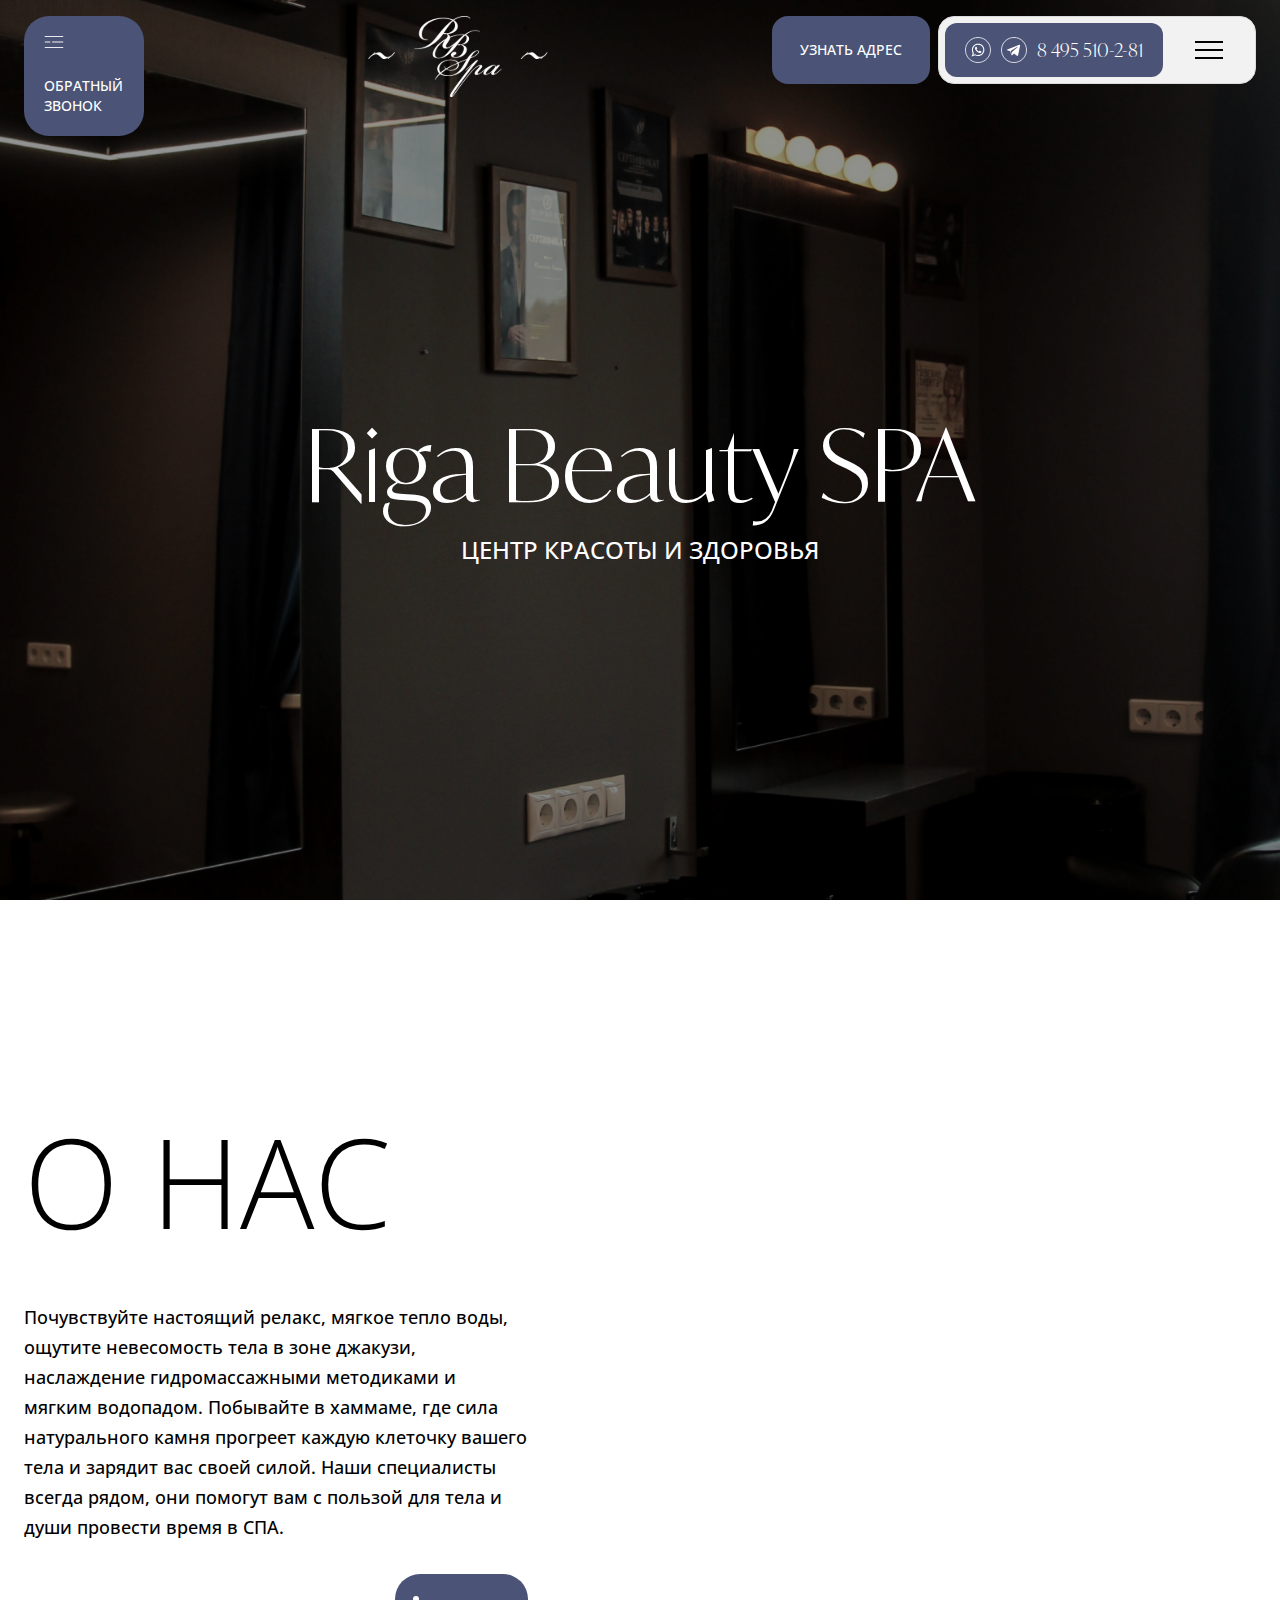
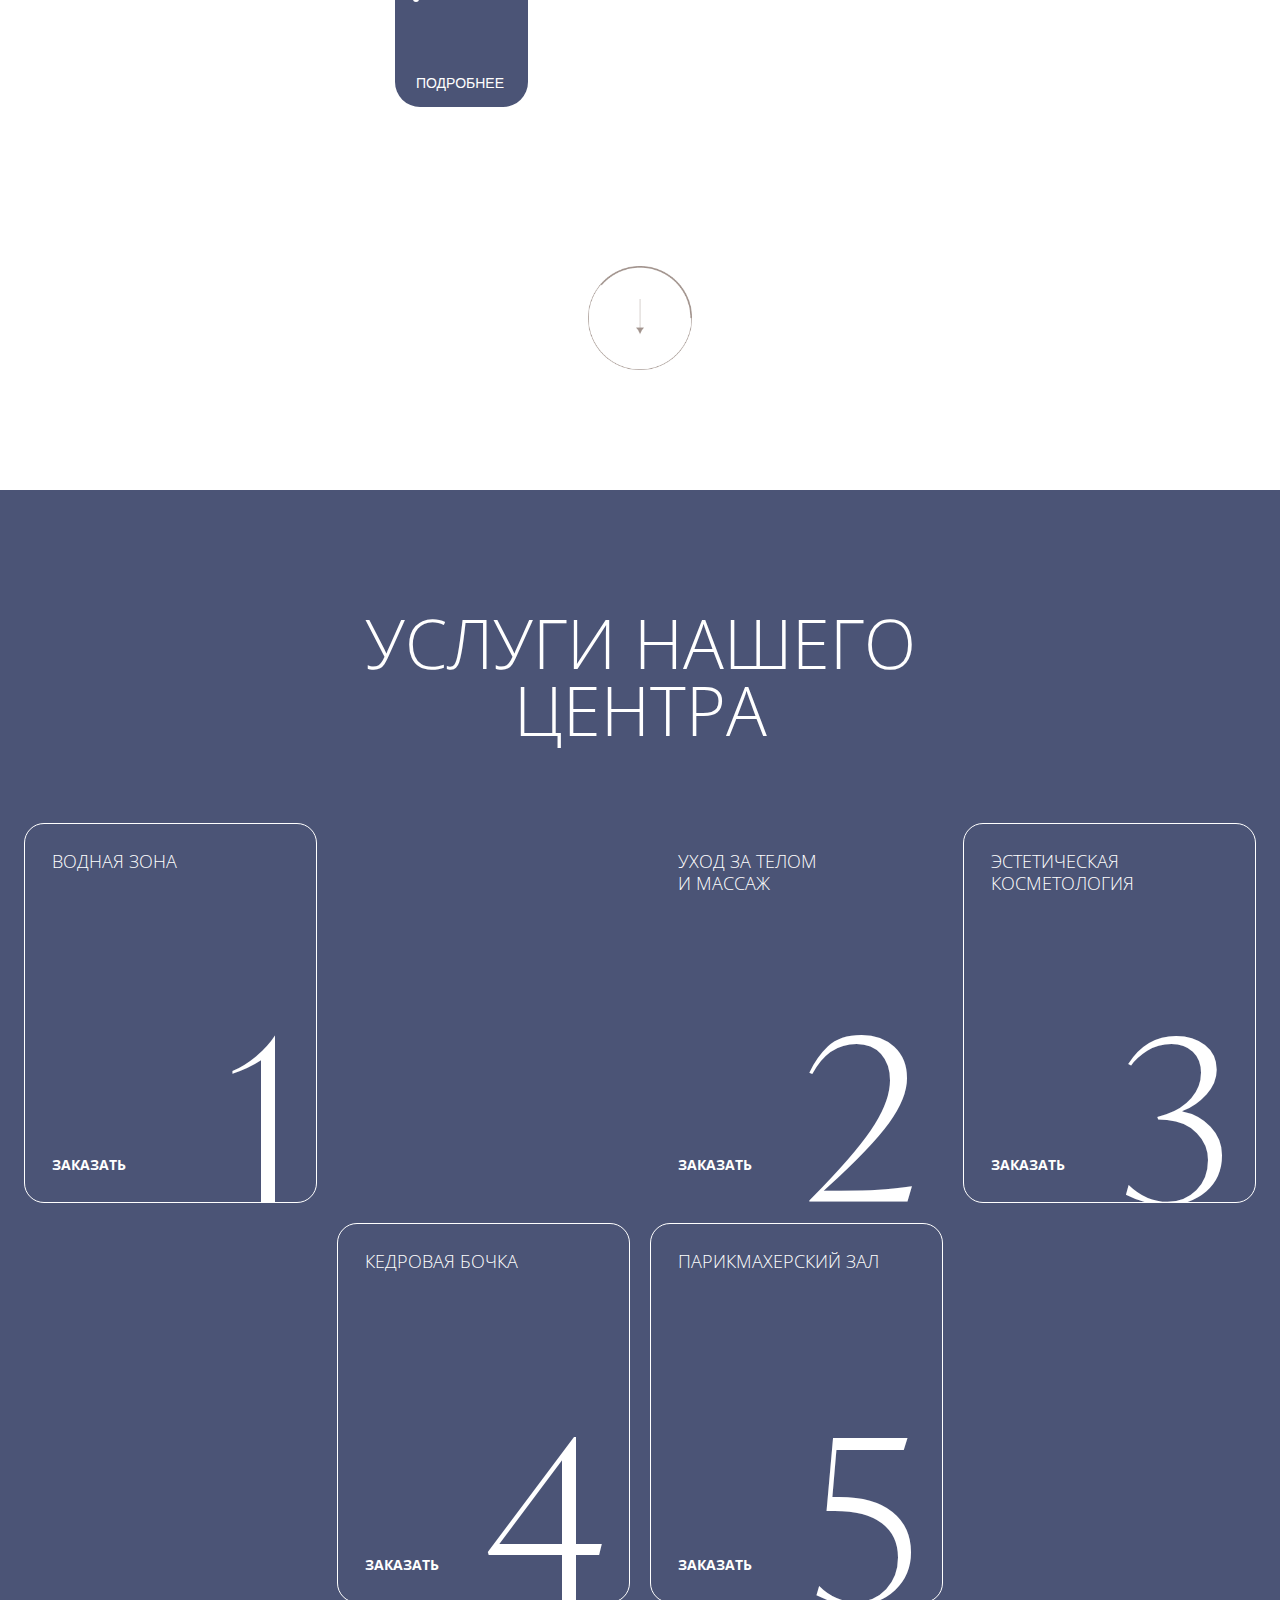
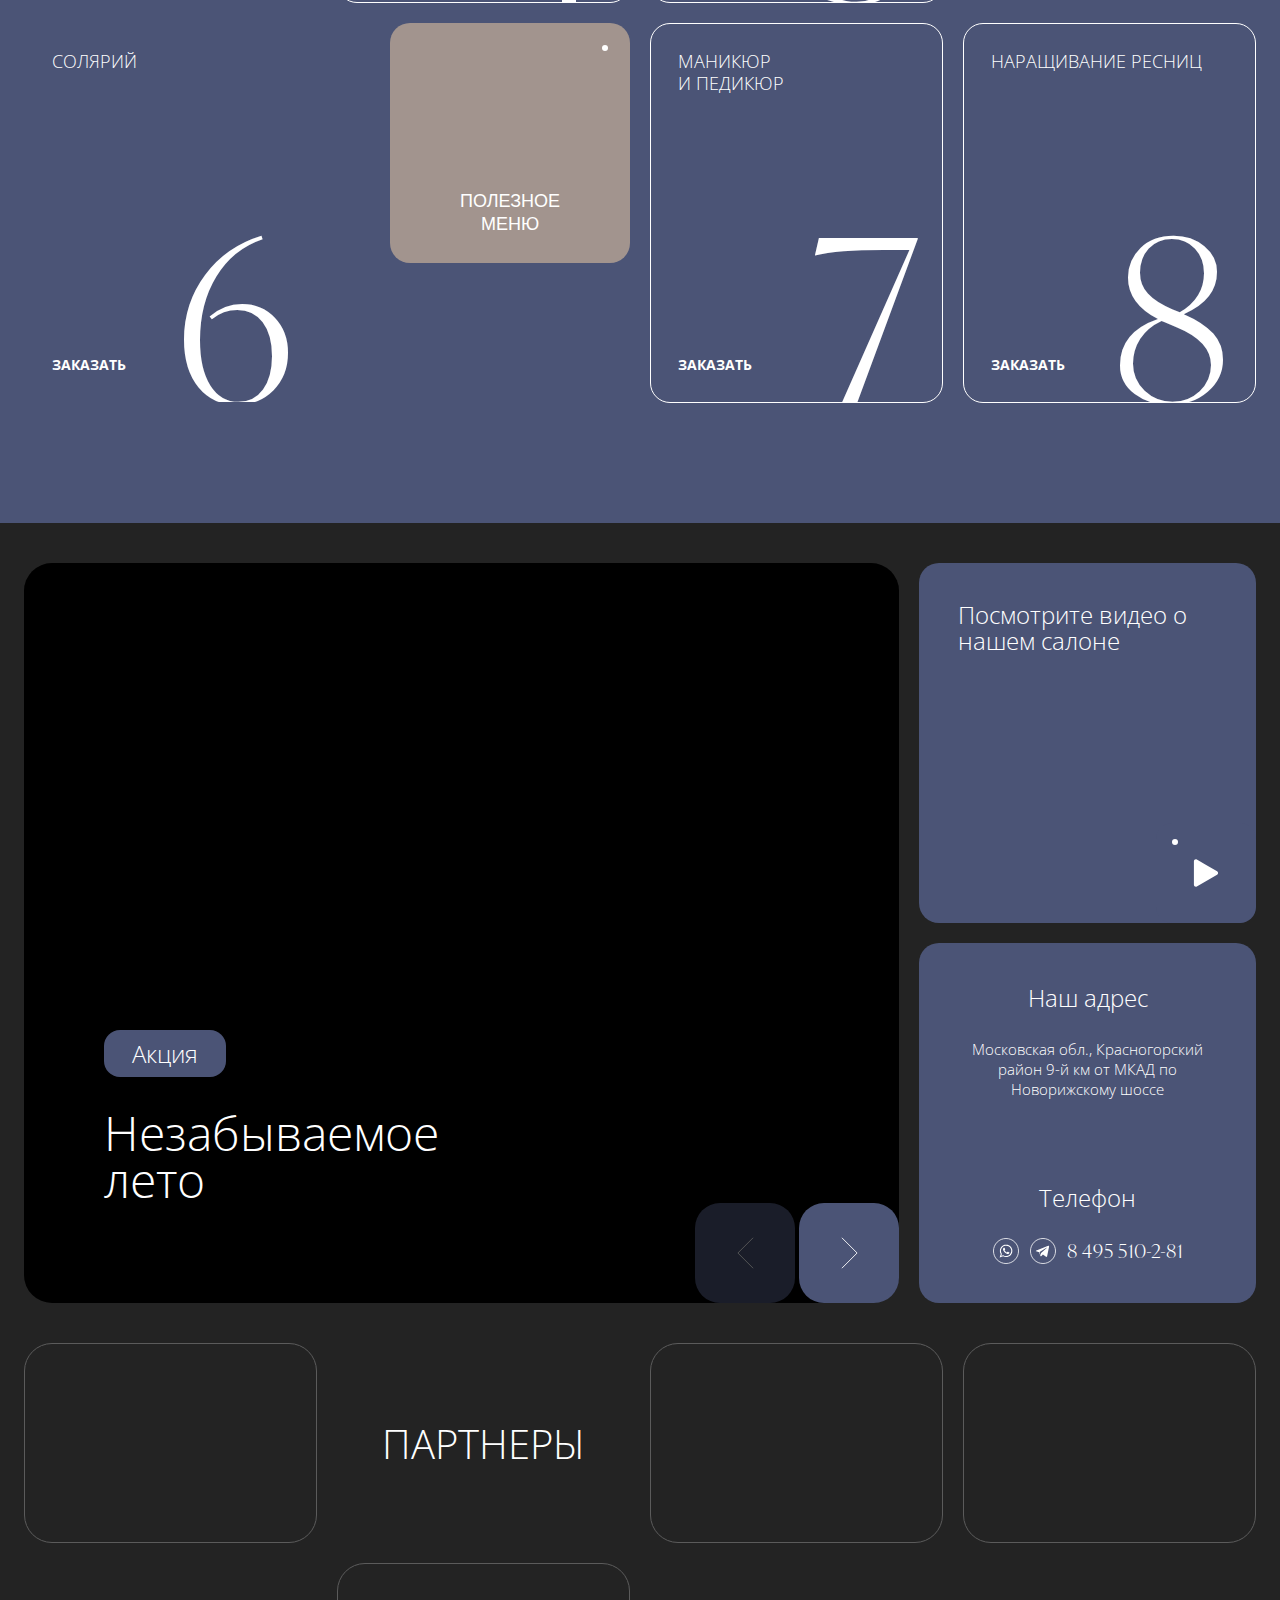
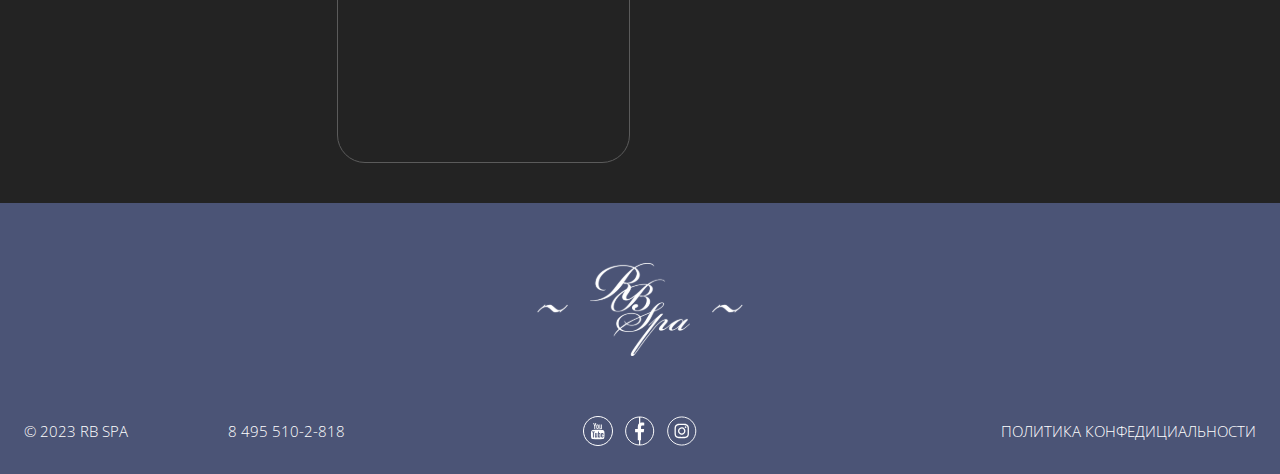
<file: index.html>
<!DOCTYPE html>
<html lang="ru">
	<head>
		<meta http-equiv="Content-Type" content="text/html; charset=utf-8">

		<!-- Адаптирование страницы для мобильных устройств -->
		<meta name="viewport" content="width=device-width, initial-scale=1, maximum-scale=1">

		<!-- Запрет распознования номера телефона -->
		<meta name="format-detection" content="telephone=no">
		<meta name="SKYPE_TOOLBAR" content ="SKYPE_TOOLBAR_PARSER_COMPATIBLE">

		<!-- Заголовок страницы -->
		<title>Заголовок страницы</title>

		<!-- Данное значение часто используют(использовали) поисковые системы -->
		<meta name="description" content="">
		<meta name="keywords" content="">

		<!-- Изменение цвета панели моб. браузера -->
		<meta name="msapplication-TileColor" content="#4B5476">
		<meta name="theme-color" content="#4B5476">

		<!-- Подключение шрифтов с гугла -->
		<link rel="preconnect" href="https://fonts.googleapis.com">
		<link rel="preconnect" href="https://fonts.gstatic.com" crossorigin>
		<link href="https://fonts.googleapis.com/css2?family=Open+Sans:ital,wght@0,300;0,400;0,500;0,600;0,700;0,800;1,300;1,400;1,500;1,600;1,700;1,800&display=swap" rel="stylesheet">

		<!-- Подключение файлов стилей -->
		<link rel="stylesheet" href="css/swiper-bundle.min.css" async>
		<link rel="stylesheet" href="css/swiper.css" async>
		<link rel="stylesheet" href="css/fancybox.css" async>
		<link rel="stylesheet" href="css/styles.css" async>

		<link rel="stylesheet" href="css/response_1899.css" media="print, (max-width: 1899px)" async>
		<link rel="stylesheet" href="css/response_1439.css" media="print, (max-width: 1439px)" async>
		<link rel="stylesheet" href="css/response_1279.css" media="print, (max-width: 1279px)" async>
		<link rel="stylesheet" href="css/response_1023.css" media="print, (max-width: 1023px)" async>
		<link rel="stylesheet" href="css/response_767.css" media="print, (max-width: 767px)" async>
		<link rel="stylesheet" href="css/response_479.css" media="(max-width: 479px)" async>
	</head>

	<body>
		<div class="wrap">
			<div class="main">
				<header class="absolute">
					<div class="cont row">
						<div class="callback modal_cont">
							<button class="btn mini_modal_btn" data-modal-id="#callback_modal">
								<svg class="icon"><use xlink:href="images/sprite.svg#ic_menu"></use></svg>
								<span>Обратный звонок</span>
								<span>Закрыть</span>
							</button>

							<div class="mini_modal" id="callback_modal">
								<div class="title">Обратный звонок</div>

								<form action="" class="form">
									<div class="line">
										<div class="field">
											<input type="text" name="" value="" class="input" placeholder="Имя">
										</div>
									</div>

									<div class="line">
										<div class="field">
											<input type="tel" name="" value="" class="input" placeholder="Телефон">
										</div>
									</div>

									<div class="line">
										<div class="field">
											<input type="email" name="" value="" class="input" placeholder="Email">
										</div>
									</div>

									<div class="line">
										<div class="field">
											<textarea name="" placeholder="Сообщение"></textarea>
										</div>
									</div>

									<div class="submit">
										<button type="submit" class="submit_btn">отправить</button>
									</div>
								</form>

								<img data-src="images/bg_callback_modal.png" alt="" class="bg lazyload">
							</div>
						</div>

						<div class="logo">
							<img src="images/logo.svg" alt="">
						</div>

						<div class="address_link">
							<a href="/">Узнать адрес</a>
						</div>

						<div class="bg">
							<nav class="menu row">
								<div class="menu_item">
									<a href="/">О НАС</a>
								</div>

								<div class="menu_item">
									<a href="/">УСЛУГИ</a>
								</div>

								<div class="menu_item">
									<a href="/">ИНТЕРЬЕР</a>
								</div>

								<div class="menu_item">
									<a href="/">SPA СЕРТИФИКАТЫ</a>
								</div>

								<div class="menu_item">
									<a href="/">АКЦИИ</a>
								</div>

								<div class="menu_item">
									<a href="/">КОНТАКТЫ</a>
								</div>
							</nav>

							<div class="contacts">
								<div class="messengers">
									<a href="/" target="_blank" rel="noopener nofollow">
										<svg class="icon"><use xlink:href="images/sprite.svg#ic_whatsapp"></use></svg>
									</a>

									<a href="/" target="_blank" rel="noopener nofollow">
										<svg class="icon"><use xlink:href="images/sprite.svg#ic_telegram"></use></svg>
									</a>
								</div>

								<div class="phone">
									<a href="tel:8495510281">8 495 510-2-81</a>
								</div>
							</div>

							<button class="mob_menu_btn">
								<span></span>
							</button>
						</div>
					</div>
				</header>


				<section class="first_section">
					<div class="cont">
						<div class="title">Riga Beauty SPA</div>

						<div class="desc">центр красоты и здоровья</div>
					</div>

					<img data-src="images/tmp/bg_first_section.jpg" alt="" class="bg lazyload">
				</section>


				<section class="about_info no_bg">
					<div class="cont row">
						<div class="data">
							<div class="title">О нас</div>

							<div class="text_block">
								<p>Почувствуйте настоящий релакс, мягкое тепло воды, ощутите невесомость тела в зоне джакузи, наслаждение гидромассажными методиками и мягким водопадом. Побывайте в хаммаме, где сила натурального камня прогреет каждую клеточку вашего тела и зарядит вас своей силой. Наши специалисты всегда рядом, они помогут вам с пользой для тела и души провести время в СПА.</p>
							</div>

							<div class="link">
								<a href="/">Подробнее</a>
							</div>
						</div>

						<div class="image">
							<img data-src="images/tmp/about_info_img1.jpg" alt="" class="img1 lazyload">

							<img data-src="images/tmp/about_info_bg1.png" alt="" class="bg1 lazyload">
							<img data-src="images/tmp/about_info_bg2.png" alt="" class="bg2 lazyload">
						</div>
					</div>

					<img src="images/ic_scroll_down_arrow.png" alt="" class="scroll_down">

					<img data-src="images/tmp/bg_about_info.png" alt="" class="bg lazyload">
				</section>


				<section class="services">
					<div class="cont">
						<div class="block_title">УСЛУГИ НАШЕГО<br> ЦЕНТРА</div>

						<div class="row">
							<div><a href="/" class="service">
								<div class="name">ВОДНАЯ ЗОНА</div>

								<button class="order_btn">Заказать</button>

								<div class="number">1</div>
							</a></div>

							<div class="empty"></div>

							<div><a href="/" class="service no_border">
								<div class="name">УХОД ЗА ТЕЛОМ<br> И МАССАЖ</div>

								<button class="order_btn">Заказать</button>

								<div class="number">2</div>

								<img data-src="images/tmp/service_thumb2.jpg" alt="" class="thumb lazyload">
							</a></div>

							<div><a href="/" class="service">
								<div class="name">ЭСТЕТИЧЕСКАЯ<br> КОСМЕТОЛОГИЯ</div>

								<button class="order_btn">Заказать</button>

								<div class="number">3</div>
							</a></div>

							<div class="empty"></div>

							<div><a href="/" class="service">
								<div class="name">КЕДРОВАЯ БОЧКА</div>

								<button class="order_btn">Заказать</button>

								<div class="number">4</div>
							</a></div>

							<div><a href="/" class="service">
								<div class="name">ПАРИКМАХЕРСКИЙ ЗАЛ</div>

								<button class="order_btn">Заказать</button>

								<div class="number">5</div>
							</a></div>

							<div class="empty"></div>

							<div><a href="/" class="service no_border">
								<div class="name">СОЛЯРИЙ</div>

								<button class="order_btn">Заказать</button>

								<div class="number">6</div>

								<img data-src="images/tmp/service_thumb6.jpg" alt="" class="thumb lazyload">
							</a></div>

							<div><a href="/" class="useful_menu_link">
								<span>ПОЛЕЗНОЕ<br> МЕНЮ</span>
							</a></div>

							<div><a href="/" class="service">
								<div class="name">МАНИКЮР<br> И ПЕДИКЮР</div>

								<button class="order_btn">Заказать</button>

								<div class="number">7</div>
							</a></div>

							<div><a href="/" class="service">
								<div class="name">НАРАЩИВАНИЕ РЕСНИЦ</div>

								<button class="order_btn">Заказать</button>

								<div class="number">8</div>
							</a></div>
						</div>
					</div>
				</section>


				<section class="bottom_blocks no_bottom_pad">
					<div class="cont">
						<div class="grid">
							<div class="stocks_slider">
								<div class="swiper">
									<div class="swiper-wrapper">
										<div class="swiper-slide">
											<div class="stock">
												<div class="data">
													<div class="label">Акция</div>

													<div class="name">Незабываемое лето</div>
												</div>

												<div class="thumb">
													<img data-src="images/tmp/stock_thumb.jpg" alt="" class="swiper-lazy">
												</div>
											</div>
										</div>

										<div class="swiper-slide">
											<div class="stock">
												<div class="data">
													<div class="label">Акция</div>

													<div class="name">Незабываемое лето</div>
												</div>

												<div class="thumb">
													<img data-src="images/tmp/stock_thumb.jpg" alt="" class="swiper-lazy">
												</div>
											</div>
										</div>

										<div class="swiper-slide">
											<div class="stock">
												<div class="data">
													<div class="label">Акция</div>

													<div class="name">Незабываемое лето</div>
												</div>

												<div class="thumb">
													<img data-src="images/tmp/stock_thumb.jpg" alt="" class="swiper-lazy">
												</div>
											</div>
										</div>
									</div>

									<div class="swiper-button-next">
										<svg class="icon"><use xlink:href="images/sprite.svg#ic_arr_hor2"></use></svg>
									</div>

									<div class="swiper-button-prev">
										<svg class="icon"><use xlink:href="images/sprite.svg#ic_arr_hor2"></use></svg>
									</div>
								</div>
							</div>

							<a href="/" class="video_link">
								<span>Посмотрите видео о нашем салоне</span>

								<div class="icon">
									<svg><use xlink:href="images/sprite.svg#ic_video_play"></use></svg>
								</div>

								<img data-src="images/tmp/bg_video_link.png" alt="" class="bg lazyload">
							</a>

							<div class="contacts">
								<div class="title">Наш адрес</div>

								<div class="address">Московская обл., Красногорский район 9-й км от МКАД по Новорижскому шоссе</div>

								<div class="title">Телефон</div>

								<div class="row">
									<div class="messengers">
										<a href="/" target="_blank" rel="noopener nofollow">
											<svg class="icon"><use xlink:href="images/sprite.svg#ic_whatsapp"></use></svg>
										</a>

										<a href="/" target="_blank" rel="noopener nofollow">
											<svg class="icon"><use xlink:href="images/sprite.svg#ic_telegram"></use></svg>
										</a>
									</div>

									<div class="phone">
										<a href="tel:8495510281">8 495 510-2-81</a>
									</div>
								</div>

								<img data-src="images/tmp/bg_contacts.png" alt="" class="bg lazyload">
							</div>
						</div>
					</div>
				</section>


				<section class="partners">
					<div class="cont">
						<div class="row">
							<div><div class="item">
								<img data-src="images/tmp/partner_logo1.png" alt="" class="lazyload">
							</div></div>

							<div><div class="title">Партнеры</div></div>

							<div><div class="item">
								<img data-src="images/tmp/partner_logo2.png" alt="" class="lazyload">
							</div></div>

							<div><div class="item">
								<img data-src="images/tmp/partner_logo3.png" alt="" class="lazyload">
							</div></div>

							<div class="empty"></div>

							<div><div class="item">
								<img data-src="images/tmp/partner_logo4.png" alt="" class="lazyload">
							</div></div>
						</div>
					</div>
				</section>
			</div>


			<footer>
				<div class="cont row">
					<div class="logo">
						<img src="images/logo.svg" alt="">
					</div>

					<div class="copyright">&copy; 2023 RB SPA</div>

					<div class="phone">
						<a href="tel:84955102818">8 495 510-2-818</a>
					</div>

					<div class="socials">
						<a href="/" target="_blank" rel="noopener nofollow">
							<svg class="icon"><use xlink:href="images/sprite.svg#ic_youtube"></use></svg>
						</a>

						<a href="/" target="_blank" rel="noopener nofollow">
							<svg class="icon"><use xlink:href="images/sprite.svg#ic_fb"></use></svg>
						</a>

						<a href="/" target="_blank" rel="noopener nofollow">
							<svg class="icon"><use xlink:href="images/sprite.svg#ic_instagram"></use></svg>
						</a>
					</div>

					<div class="privacy_policy_link">
						<a href="/">Политика конфедициальности</a>
					</div>
				</div>
			</footer>
		</div>


		<!-- Подключение javascript файлов -->
		<script src="js/jquery-3.6.3.min.js"></script>
		<script src="js/functions.js"></script>
		<script src="js/swiper-bundle.min.js"></script>
		<script src="js/fancybox.js"></script>
		<script src="js/imask.js"></script>
		<script src="js/scripts.js"></script>
	</body>
</html>
</file>
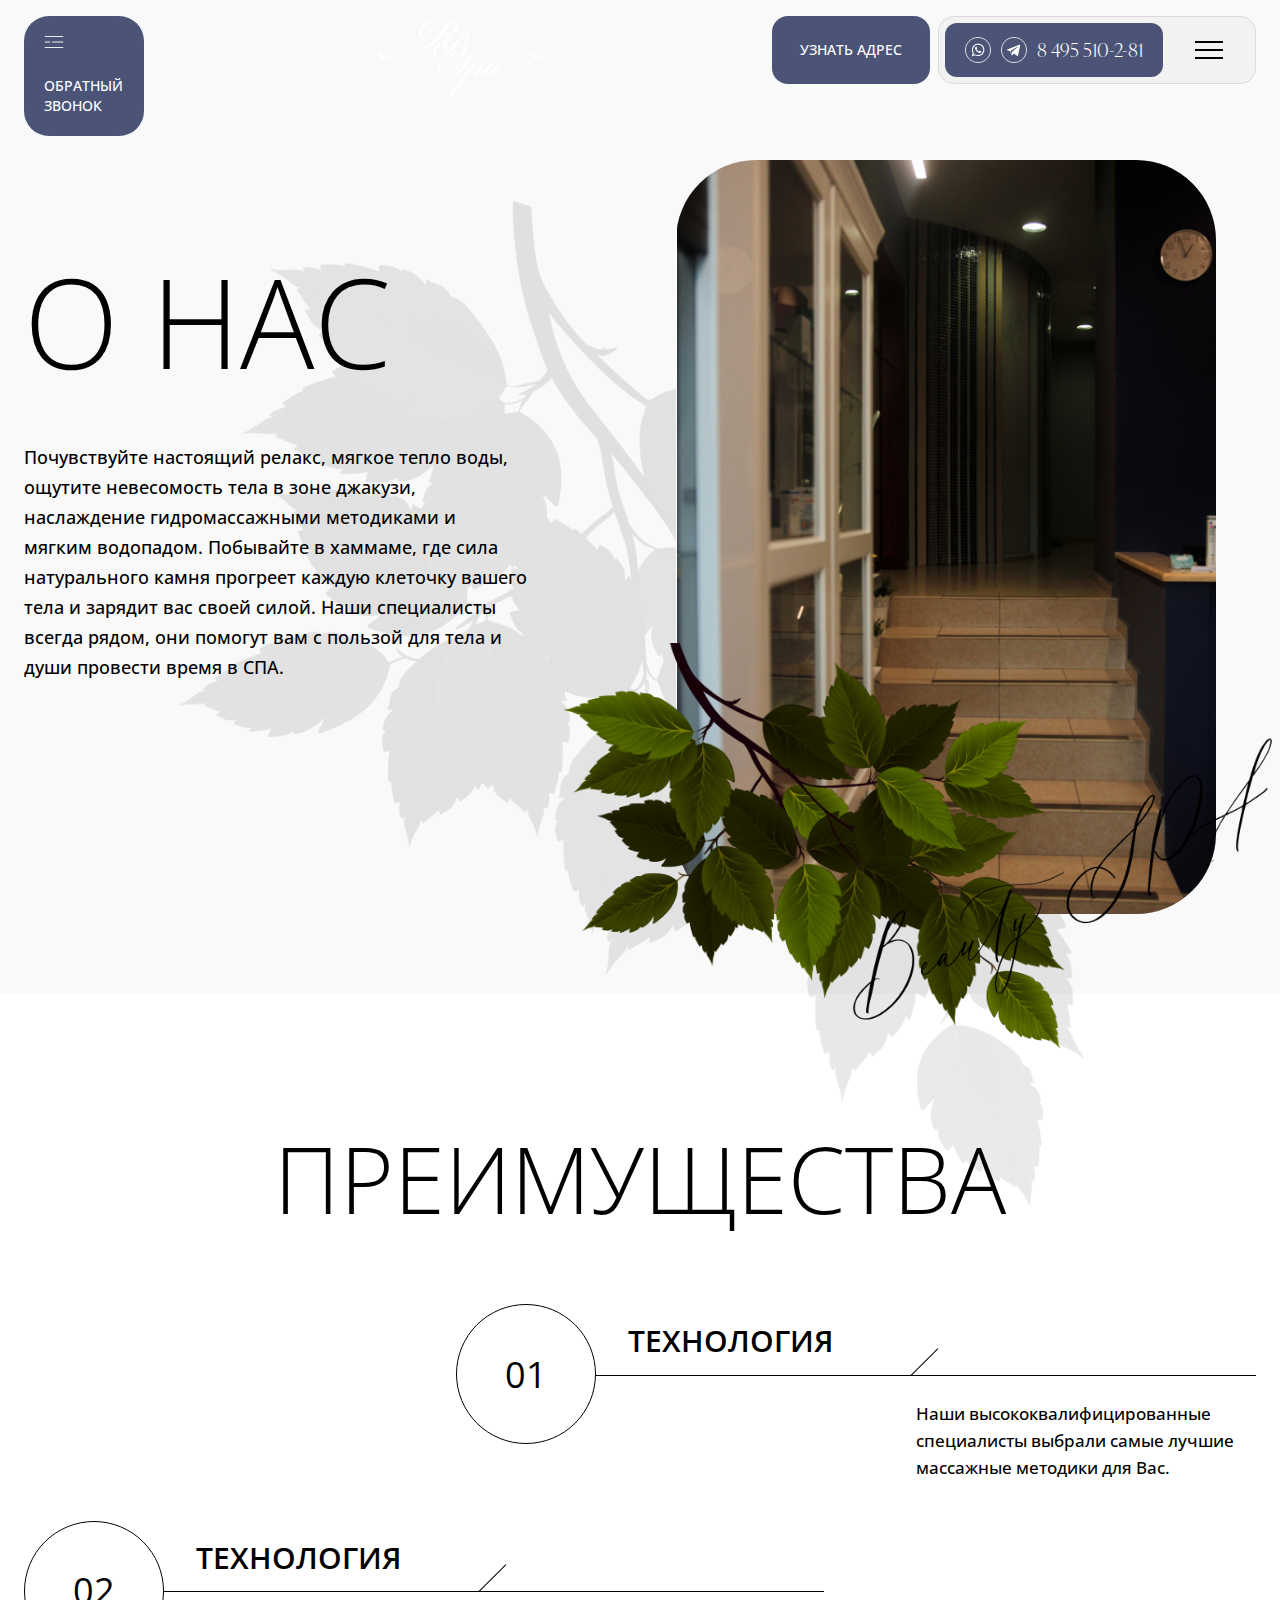
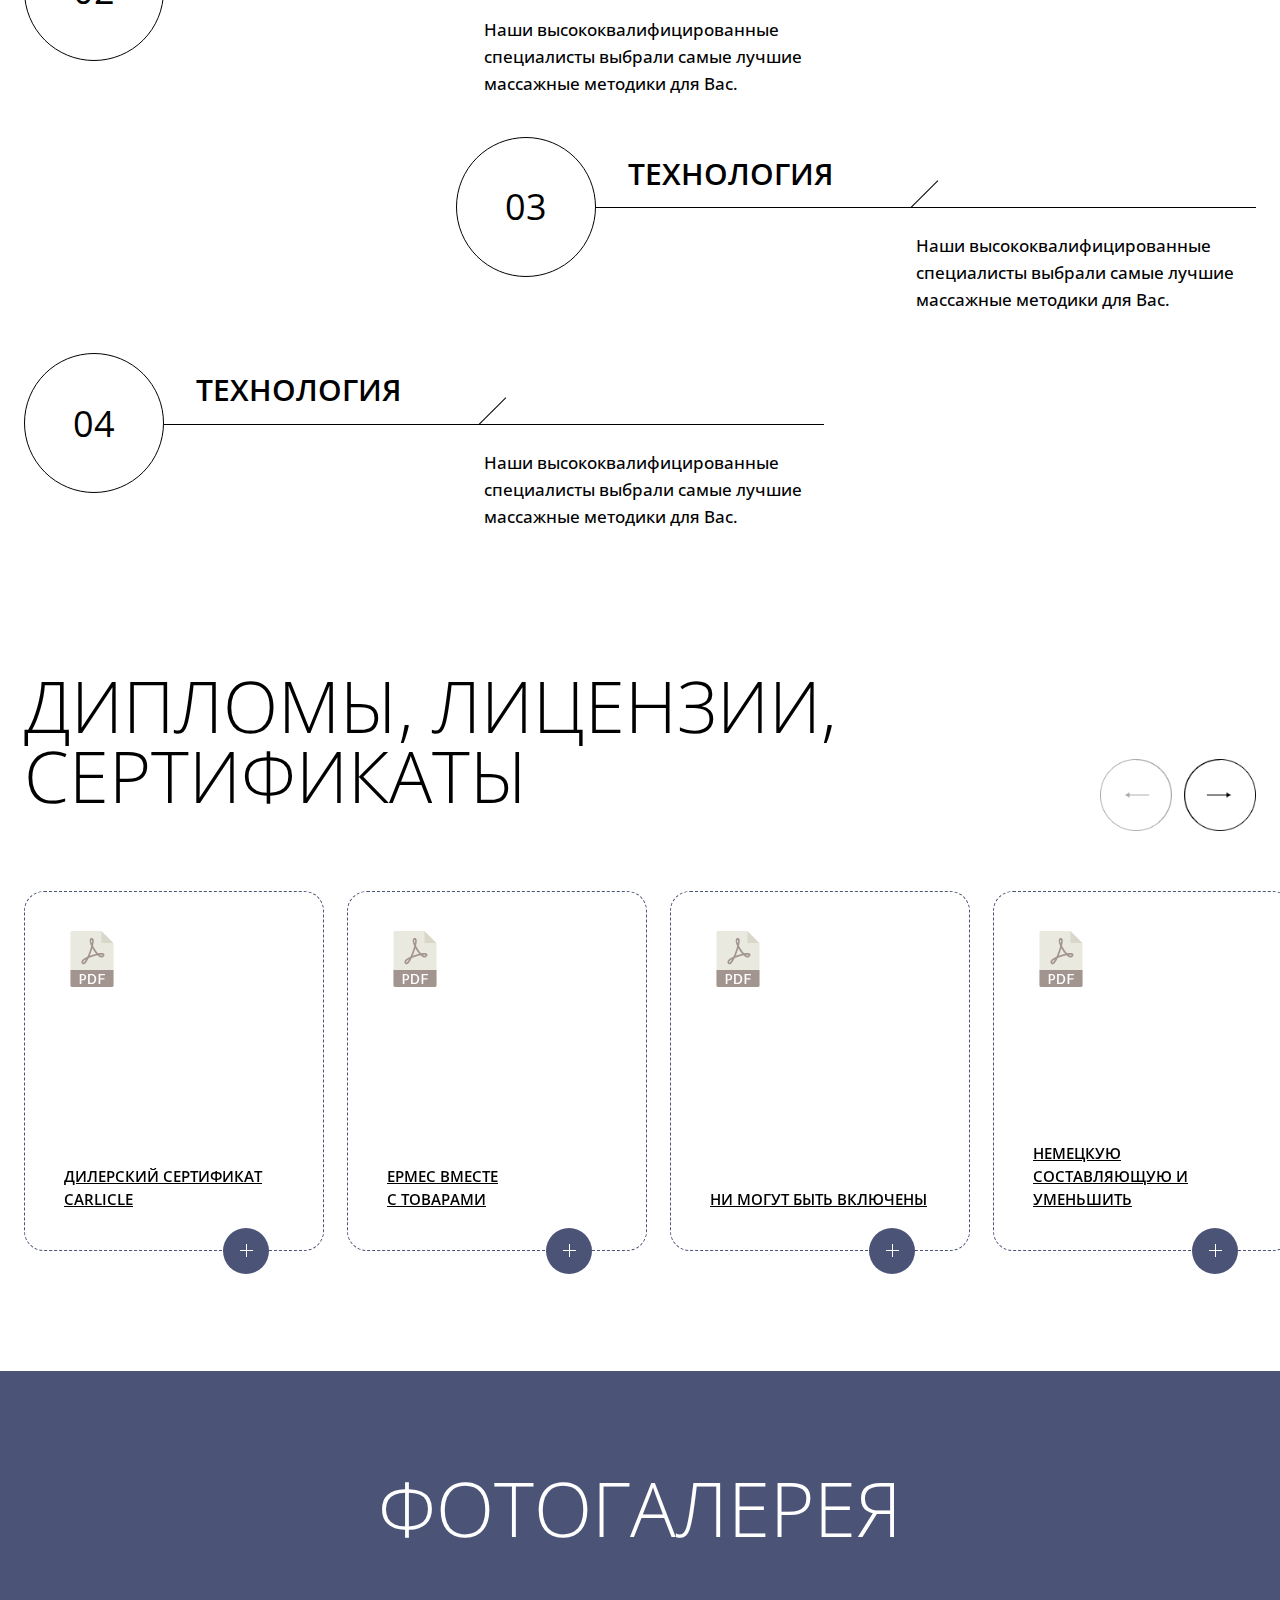
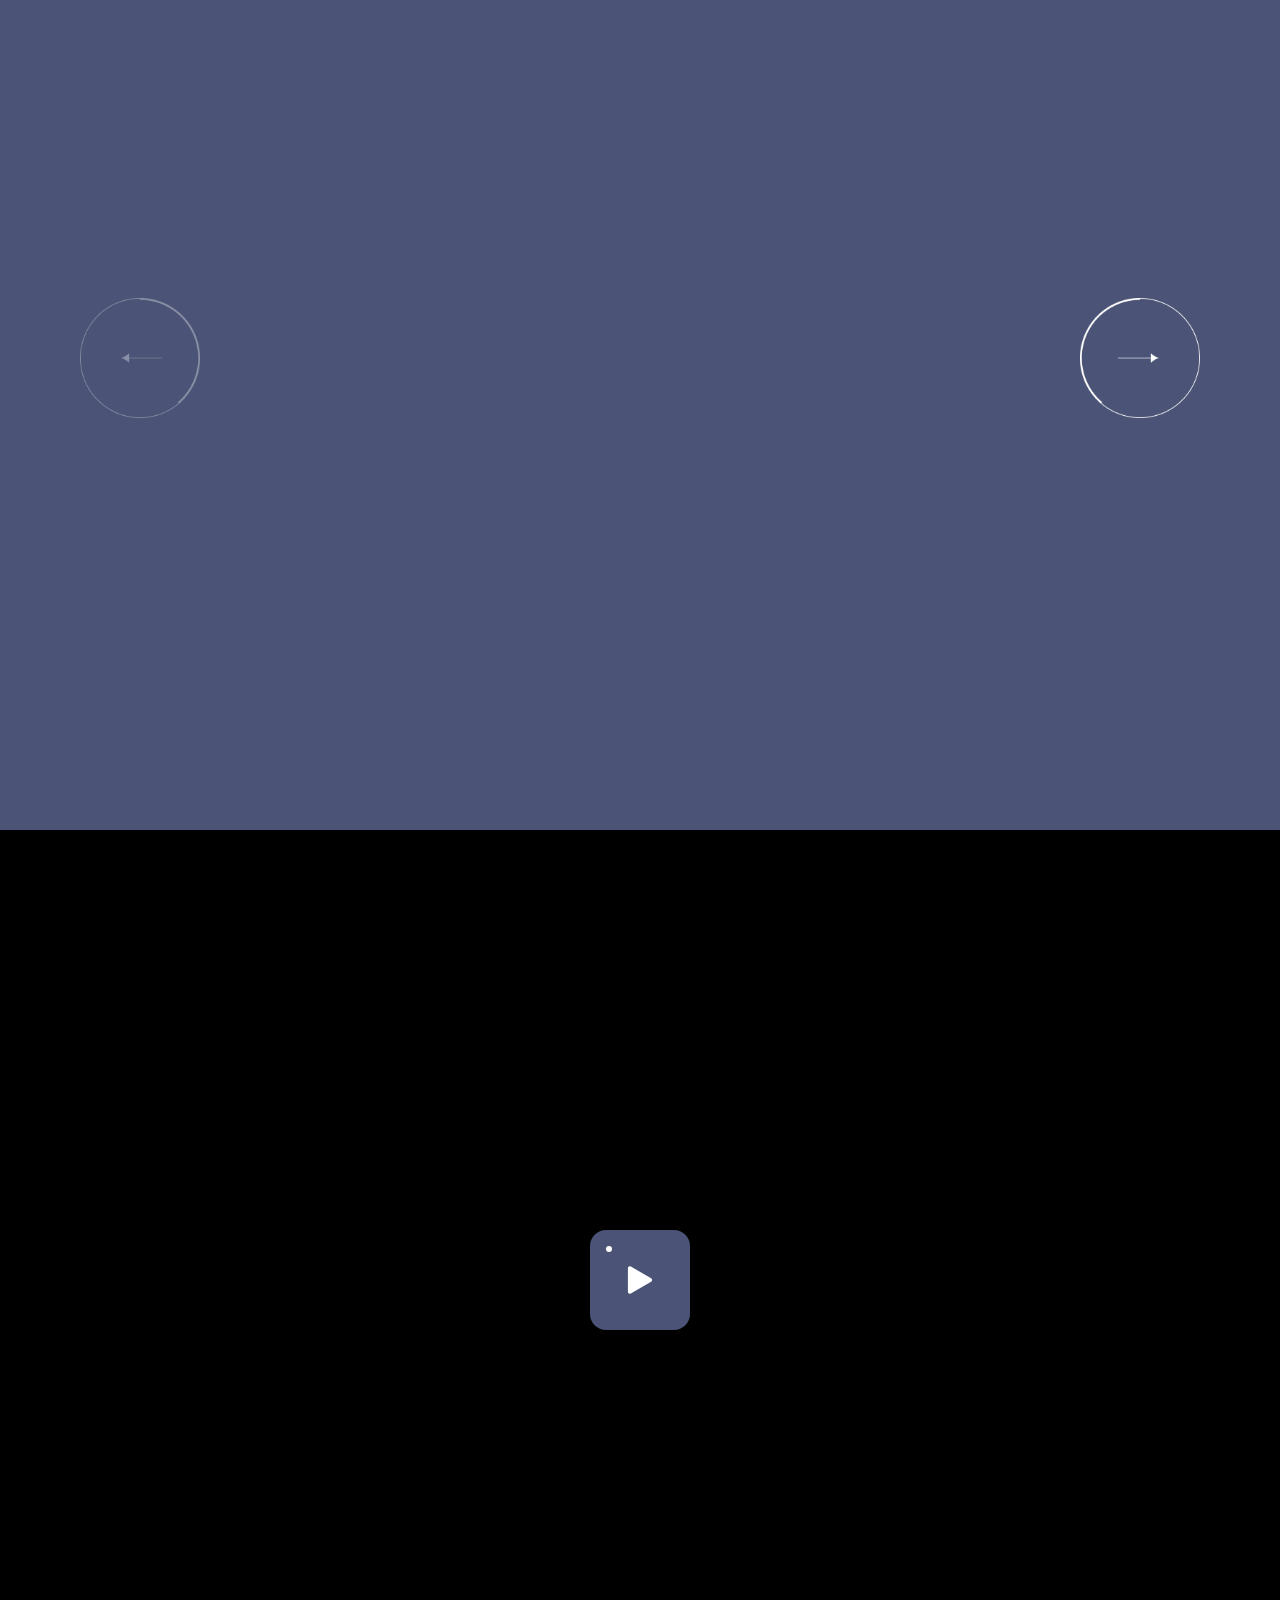
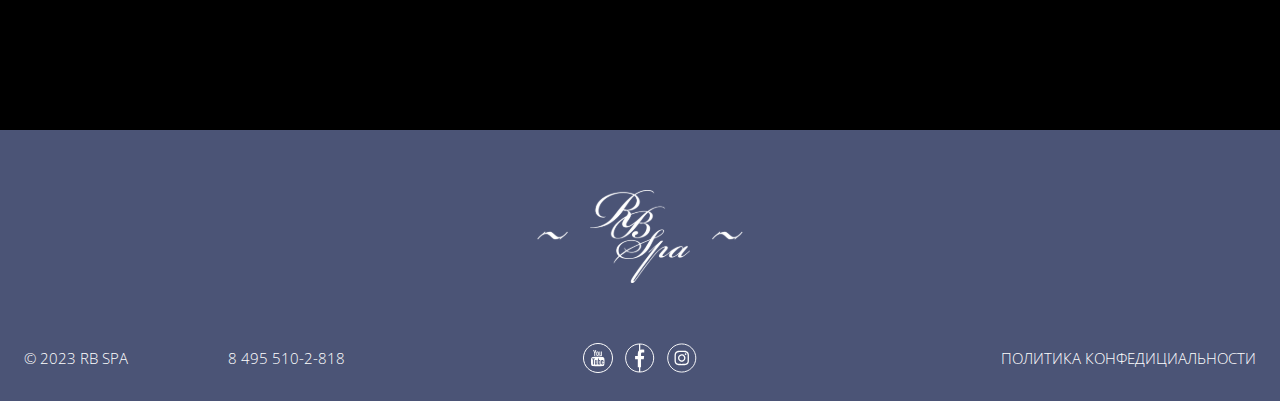
<file: about.html>
<!DOCTYPE html>
<html lang="ru">
	<head>
		<meta http-equiv="Content-Type" content="text/html; charset=utf-8">

		<!-- Адаптирование страницы для мобильных устройств -->
		<meta name="viewport" content="width=device-width, initial-scale=1, maximum-scale=1">

		<!-- Запрет распознования номера телефона -->
		<meta name="format-detection" content="telephone=no">
		<meta name="SKYPE_TOOLBAR" content ="SKYPE_TOOLBAR_PARSER_COMPATIBLE">

		<!-- Заголовок страницы -->
		<title>Заголовок страницы</title>

		<!-- Данное значение часто используют(использовали) поисковые системы -->
		<meta name="description" content="">
		<meta name="keywords" content="">

		<!-- Изменение цвета панели моб. браузера -->
		<meta name="msapplication-TileColor" content="#4B5476">
		<meta name="theme-color" content="#4B5476">

		<!-- Подключение шрифтов с гугла -->
		<link rel="preconnect" href="https://fonts.googleapis.com">
		<link rel="preconnect" href="https://fonts.gstatic.com" crossorigin>
		<link href="https://fonts.googleapis.com/css2?family=Open+Sans:ital,wght@0,300;0,400;0,500;0,600;0,700;0,800;1,300;1,400;1,500;1,600;1,700;1,800&display=swap" rel="stylesheet">

		<!-- Подключение файлов стилей -->
		<link rel="stylesheet" href="css/swiper-bundle.min.css" async>
		<link rel="stylesheet" href="css/swiper.css" async>
		<link rel="stylesheet" href="css/fancybox.css" async>
		<link rel="stylesheet" href="css/styles.css" async>

		<link rel="stylesheet" href="css/response_1899.css" media="print, (max-width: 1899px)" async>
		<link rel="stylesheet" href="css/response_1439.css" media="print, (max-width: 1439px)" async>
		<link rel="stylesheet" href="css/response_1279.css" media="print, (max-width: 1279px)" async>
		<link rel="stylesheet" href="css/response_1023.css" media="print, (max-width: 1023px)" async>
		<link rel="stylesheet" href="css/response_767.css" media="print, (max-width: 767px)" async>
		<link rel="stylesheet" href="css/response_479.css" media="(max-width: 479px)" async>
	</head>

	<body>
		<div class="wrap">
			<div class="main">
				<header class="absolute">
					<div class="cont row">
						<div class="callback modal_cont">
							<button class="btn mini_modal_btn" data-modal-id="#callback_modal">
								<svg class="icon"><use xlink:href="images/sprite.svg#ic_menu"></use></svg>
								<span>Обратный звонок</span>
								<span>Закрыть</span>
							</button>

							<div class="mini_modal" id="callback_modal">
								<div class="title">Обратный звонок</div>

								<form action="" class="form">
									<div class="line">
										<div class="field">
											<input type="text" name="" value="" class="input" placeholder="Имя">
										</div>
									</div>

									<div class="line">
										<div class="field">
											<input type="tel" name="" value="" class="input" placeholder="Телефон">
										</div>
									</div>

									<div class="line">
										<div class="field">
											<input type="email" name="" value="" class="input" placeholder="Email">
										</div>
									</div>

									<div class="line">
										<div class="field">
											<textarea name="" placeholder="Сообщение"></textarea>
										</div>
									</div>

									<div class="submit">
										<button type="submit" class="submit_btn">отправить</button>
									</div>
								</form>

								<img data-src="images/bg_callback_modal.png" alt="" class="bg lazyload">
							</div>
						</div>

						<div class="logo">
							<img src="images/logo.svg" alt="">
						</div>

						<div class="address_link">
							<a href="/">Узнать адрес</a>
						</div>

						<div class="bg">
							<nav class="menu row">
								<div class="menu_item">
									<a href="/">О НАС</a>
								</div>

								<div class="menu_item">
									<a href="/">УСЛУГИ</a>
								</div>

								<div class="menu_item">
									<a href="/">ИНТЕРЬЕР</a>
								</div>

								<div class="menu_item">
									<a href="/">SPA СЕРТИФИКАТЫ</a>
								</div>

								<div class="menu_item">
									<a href="/">АКЦИИ</a>
								</div>

								<div class="menu_item">
									<a href="/">КОНТАКТЫ</a>
								</div>
							</nav>

							<div class="contacts">
								<div class="messengers">
									<a href="/" target="_blank" rel="noopener nofollow">
										<svg class="icon"><use xlink:href="images/sprite.svg#ic_whatsapp"></use></svg>
									</a>

									<a href="/" target="_blank" rel="noopener nofollow">
										<svg class="icon"><use xlink:href="images/sprite.svg#ic_telegram"></use></svg>
									</a>
								</div>

								<div class="phone">
									<a href="tel:8495510281">8 495 510-2-81</a>
								</div>
							</div>

							<button class="mob_menu_btn">
								<span></span>
							</button>
						</div>
					</div>
				</header>


				<section class="about_info">
					<div class="cont row">
						<div class="data">
							<div class="title">О нас</div>

							<div class="text_block">
								<p>Почувствуйте настоящий релакс, мягкое тепло воды, ощутите невесомость тела в зоне джакузи, наслаждение гидромассажными методиками и мягким водопадом. Побывайте в хаммаме, где сила натурального камня прогреет каждую клеточку вашего тела и зарядит вас своей силой. Наши специалисты всегда рядом, они помогут вам с пользой для тела и души провести время в СПА.</p>
							</div>
						</div>

						<div class="image">
							<img data-src="images/tmp/about_info_img1.jpg" alt="" class="img1 lazyload">

							<img data-src="images/tmp/about_info_bg1.png" alt="" class="bg1 lazyload">
							<img data-src="images/tmp/about_info_bg2.png" alt="" class="bg2 lazyload">
						</div>
					</div>

					<img data-src="images/tmp/bg_about_info.png" alt="" class="bg lazyload">
				</section>


				<section class="advantages">
					<div class="cont">
						<div class="block_title">Преимущества</div>

						<div class="list">
							<div class="item">
								<div class="number"></div>

								<div>
									<div class="name">технология</div>

									<div class="desc">Наши высококвалифицированные специалисты выбрали самые лучшие массажные методики для Вас.</div>
								</div>
							</div>

							<div class="item">
								<div class="number"></div>

								<div>
									<div class="name">технология</div>

									<div class="desc">Наши высококвалифицированные специалисты выбрали самые лучшие массажные методики для Вас.</div>
								</div>
							</div>

							<div class="item">
								<div class="number"></div>

								<div>
									<div class="name">технология</div>

									<div class="desc">Наши высококвалифицированные специалисты выбрали самые лучшие массажные методики для Вас.</div>
								</div>
							</div>

							<div class="item">
								<div class="number"></div>

								<div>
									<div class="name">технология</div>

									<div class="desc">Наши высококвалифицированные специалисты выбрали самые лучшие массажные методики для Вас.</div>
								</div>
							</div>
						</div>
					</div>
				</section>


				<section class="files">
					<div class="cont">
						<div class="block_title">Дипломы, лицензии, сертификаты</div>

						<div class="swiper">
							<div class="swiper-wrapper">
								<div class="swiper-slide">
									<a href="/" class="file" download target="_blank">
										<div class="format">
											<img src="images/ic_pdf.svg" alt="">
										</div>

										<div class="name">Дилерский сертификат Carlicle</div>

										<div class="btn"></div>
									</a>
								</div>

								<div class="swiper-slide">
									<a href="/" class="file" download target="_blank">
										<div class="format">
											<img src="images/ic_pdf.svg" alt="">
										</div>

										<div class="name">ермес вместе<br> с товарами </div>

										<div class="btn"></div>
									</a>
								</div>

								<div class="swiper-slide">
									<a href="/" class="file" download target="_blank">
										<div class="format">
											<img src="images/ic_pdf.svg" alt="">
										</div>

										<div class="name">ни могут быть включены</div>

										<div class="btn"></div>
									</a>
								</div>

								<div class="swiper-slide">
									<a href="/" class="file" download target="_blank">
										<div class="format">
											<img src="images/ic_pdf.svg" alt="">
										</div>

										<div class="name">немецкую составляющую и уменьшить</div>

										<div class="btn"></div>
									</a>
								</div>

								<div class="swiper-slide">
									<a href="/" class="file" download target="_blank">
										<div class="format">
											<img src="images/ic_pdf.svg" alt="">
										</div>

										<div class="name">Дилерский сертификат Carlicle</div>

										<div class="btn"></div>
									</a>
								</div>

								<div class="swiper-slide">
									<a href="/" class="file" download target="_blank">
										<div class="format">
											<img src="images/ic_pdf.svg" alt="">
										</div>

										<div class="name">ермес вместе<br> с товарами </div>

										<div class="btn"></div>
									</a>
								</div>

								<div class="swiper-slide">
									<a href="/" class="file" download target="_blank">
										<div class="format">
											<img src="images/ic_pdf.svg" alt="">
										</div>

										<div class="name">ни могут быть включены</div>

										<div class="btn"></div>
									</a>
								</div>

								<div class="swiper-slide">
									<a href="/" class="file" download target="_blank">
										<div class="format">
											<img src="images/ic_pdf.svg" alt="">
										</div>

										<div class="name">немецкую составляющую и уменьшить</div>

										<div class="btn"></div>
									</a>
								</div>
							</div>

							<div class="swiper-button-prev">
								<img src="images/ic_slider_arrow_dark.png" alt="" class="icon">
							</div>

							<div class="swiper-button-next">
								<img src="images/ic_slider_arrow_dark.png" alt="" class="icon">
							</div>
						</div>
					</div>
				</section>


				<section class="photo_gallery">
					<div class="cont">
						<div class="block_title">Фотогалерея</div>

						<div class="swiper">
							<div class="swiper-wrapper">
								<div class="swiper-slide">
									<a href="images/tmp/photo_gallery_thumb1.jpg" class="item fancy_img">
										<img data-src="images/tmp/photo_gallery_thumb1.jpg" alt="" class="swiper-lazy">
									</a>
								</div>

								<div class="swiper-slide">
									<a href="images/tmp/photo_gallery_thumb1.jpg" class="item fancy_img">
										<img data-src="images/tmp/photo_gallery_thumb1.jpg" alt="" class="swiper-lazy">
									</a>
								</div>

								<div class="swiper-slide">
									<a href="images/tmp/photo_gallery_thumb1.jpg" class="item fancy_img">
										<img data-src="images/tmp/photo_gallery_thumb1.jpg" alt="" class="swiper-lazy">
									</a>
								</div>

								<div class="swiper-slide">
									<a href="images/tmp/photo_gallery_thumb1.jpg" class="item fancy_img">
										<img data-src="images/tmp/photo_gallery_thumb1.jpg" alt="" class="swiper-lazy">
									</a>
								</div>

								<div class="swiper-slide">
									<a href="images/tmp/photo_gallery_thumb1.jpg" class="item fancy_img">
										<img data-src="images/tmp/photo_gallery_thumb1.jpg" alt="" class="swiper-lazy">
									</a>
								</div>
							</div>

							<div class="swiper-button-prev">
								<img src="images/ic_slider_arrow.png" alt="" class="icon">
							</div>

							<div class="swiper-button-next">
								<img src="images/ic_slider_arrow.png" alt="" class="icon">
							</div>
						</div>
					</div>
				</section>


				<section class="video">
					<button class="play_btn">
						<span class="icon">
							<svg><use xlink:href="images/sprite.svg#ic_video_play"></use></svg>
						</span>
					</button>

					<img data-src="images/tmp/video_thumb.jpg" alt="" class="lazyload">
				</section>
			</div>


			<footer>
				<div class="cont row">
					<div class="logo">
						<img src="images/logo.svg" alt="">
					</div>

					<div class="copyright">&copy; 2023 RB SPA</div>

					<div class="phone">
						<a href="tel:84955102818">8 495 510-2-818</a>
					</div>

					<div class="socials">
						<a href="/" target="_blank" rel="noopener nofollow">
							<svg class="icon"><use xlink:href="images/sprite.svg#ic_youtube"></use></svg>
						</a>

						<a href="/" target="_blank" rel="noopener nofollow">
							<svg class="icon"><use xlink:href="images/sprite.svg#ic_fb"></use></svg>
						</a>

						<a href="/" target="_blank" rel="noopener nofollow">
							<svg class="icon"><use xlink:href="images/sprite.svg#ic_instagram"></use></svg>
						</a>
					</div>

					<div class="privacy_policy_link">
						<a href="/">Политика конфедициальности</a>
					</div>
				</div>
			</footer>
		</div>


		<!-- Подключение javascript файлов -->
		<script src="js/jquery-3.6.3.min.js"></script>
		<script src="js/functions.js"></script>
		<script src="js/swiper-bundle.min.js"></script>
		<script src="js/fancybox.js"></script>
		<script src="js/imask.js"></script>
		<script src="js/scripts.js"></script>
	</body>
</html>
</file>
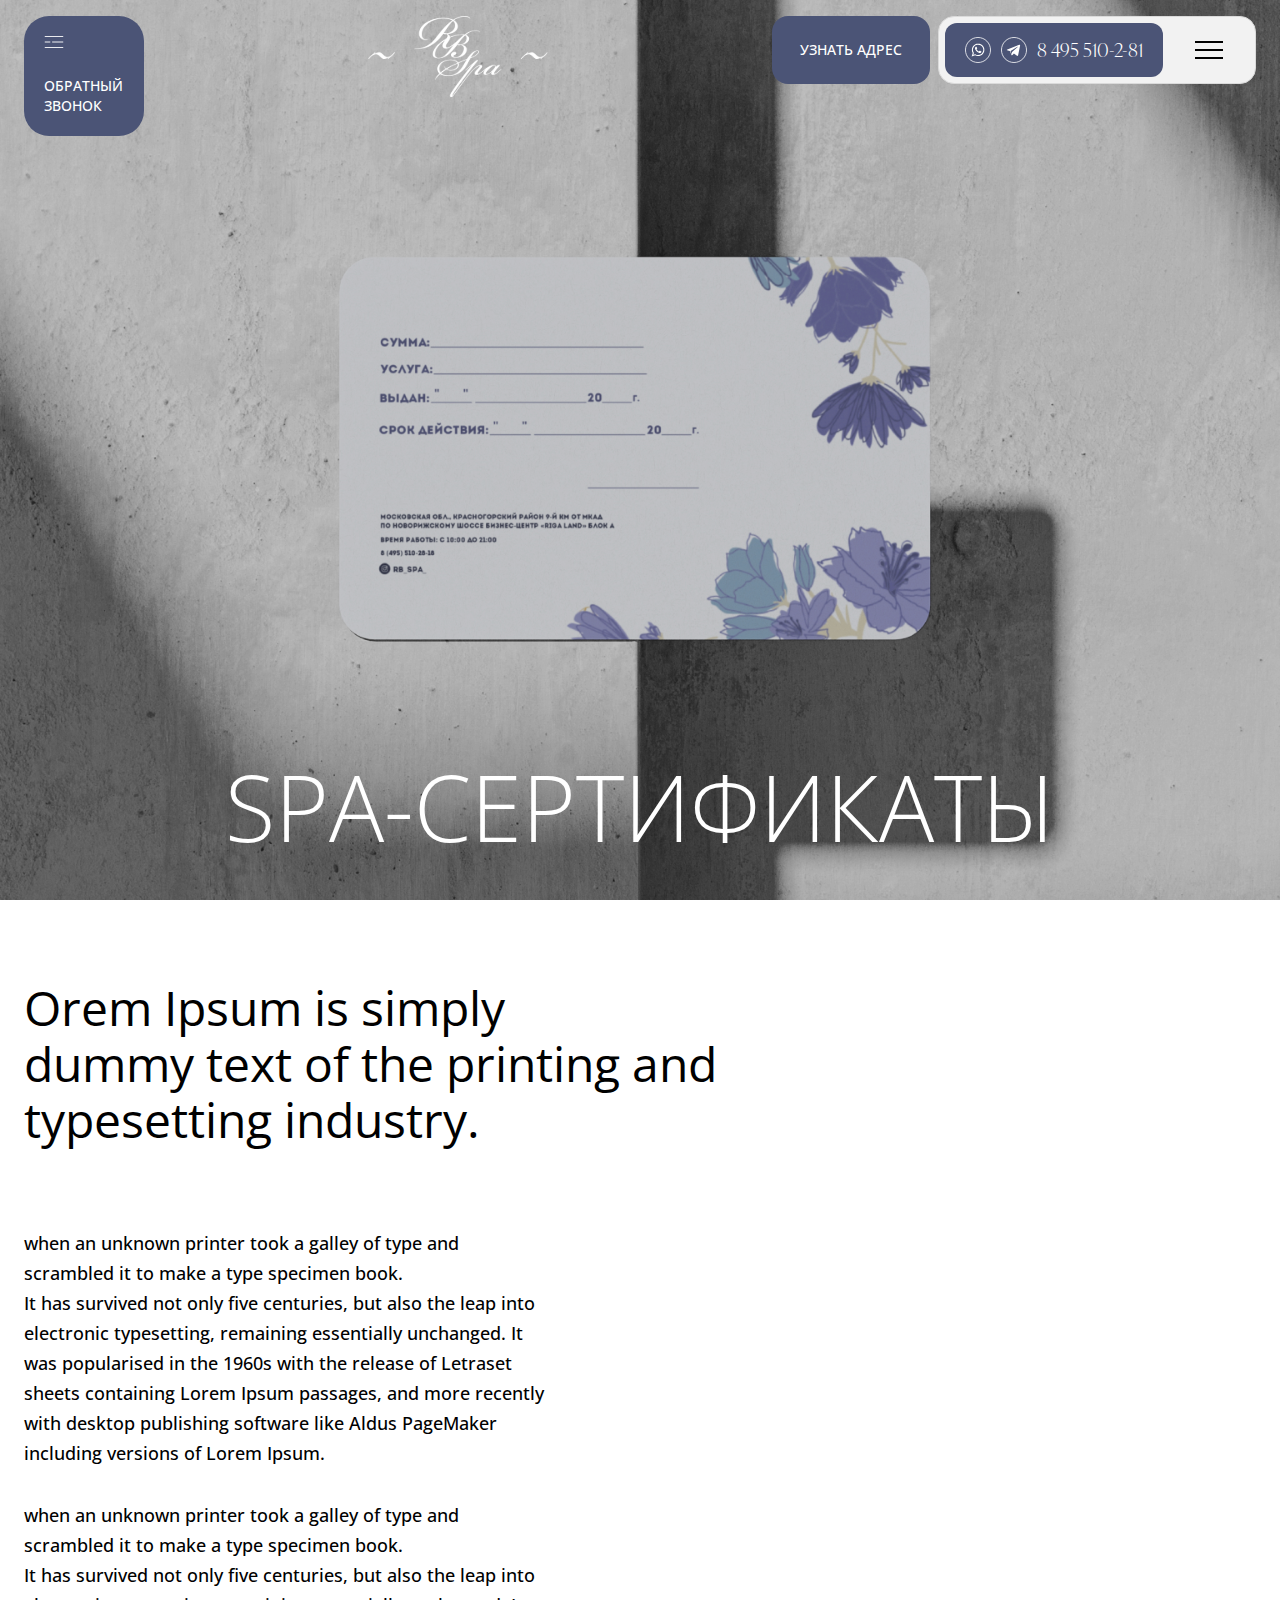
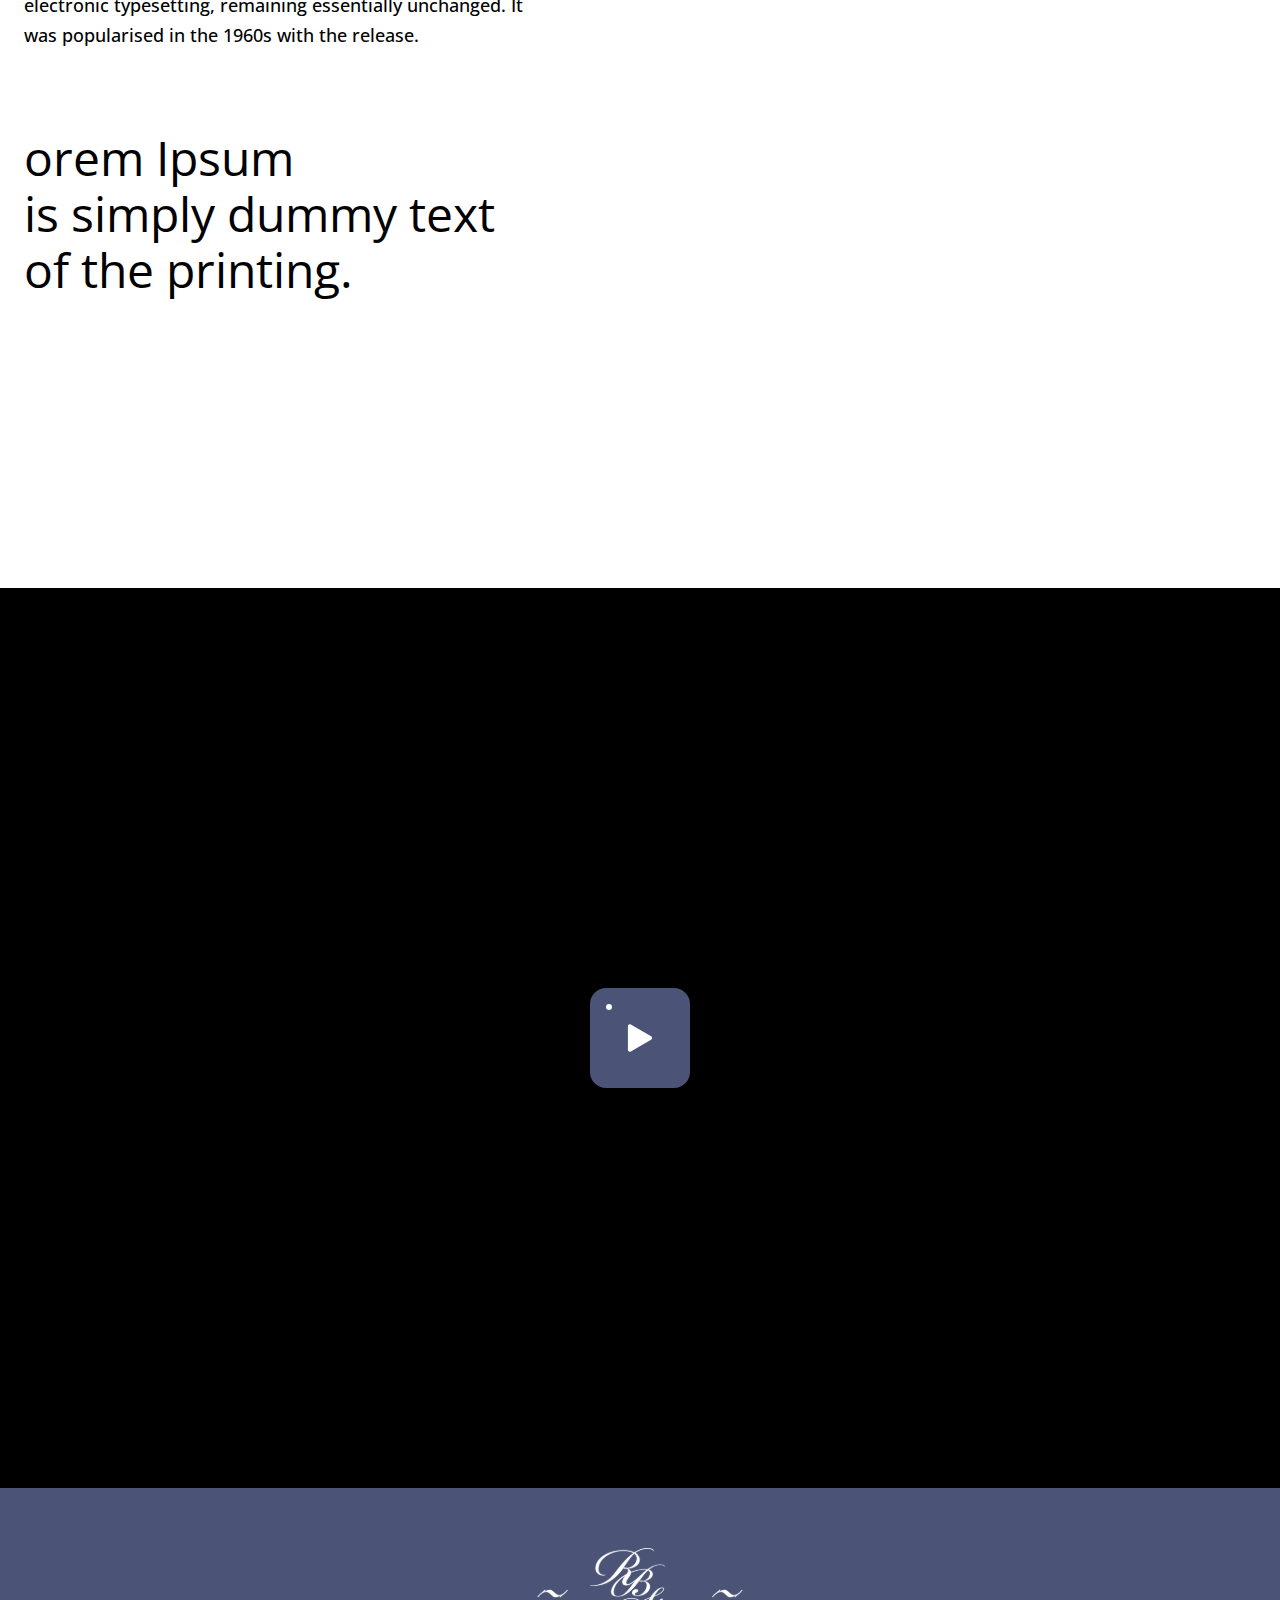
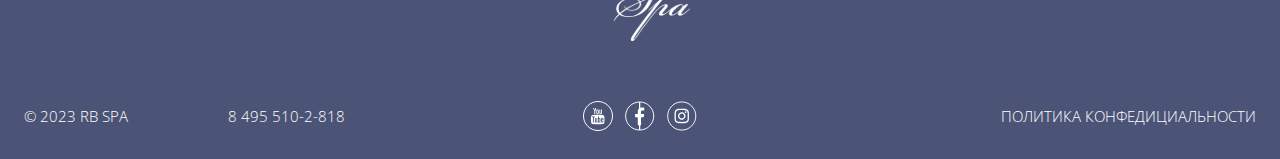
<file: certs.html>
<!DOCTYPE html>
<html lang="ru">
	<head>
		<meta http-equiv="Content-Type" content="text/html; charset=utf-8">

		<!-- Адаптирование страницы для мобильных устройств -->
		<meta name="viewport" content="width=device-width, initial-scale=1, maximum-scale=1">

		<!-- Запрет распознования номера телефона -->
		<meta name="format-detection" content="telephone=no">
		<meta name="SKYPE_TOOLBAR" content ="SKYPE_TOOLBAR_PARSER_COMPATIBLE">

		<!-- Заголовок страницы -->
		<title>Заголовок страницы</title>

		<!-- Данное значение часто используют(использовали) поисковые системы -->
		<meta name="description" content="">
		<meta name="keywords" content="">

		<!-- Изменение цвета панели моб. браузера -->
		<meta name="msapplication-TileColor" content="#4B5476">
		<meta name="theme-color" content="#4B5476">

		<!-- Подключение шрифтов с гугла -->
		<link rel="preconnect" href="https://fonts.googleapis.com">
		<link rel="preconnect" href="https://fonts.gstatic.com" crossorigin>
		<link href="https://fonts.googleapis.com/css2?family=Open+Sans:ital,wght@0,300;0,400;0,500;0,600;0,700;0,800;1,300;1,400;1,500;1,600;1,700;1,800&display=swap" rel="stylesheet">

		<!-- Подключение файлов стилей -->
		<link rel="stylesheet" href="css/swiper-bundle.min.css" async>
		<link rel="stylesheet" href="css/swiper.css" async>
		<link rel="stylesheet" href="css/fancybox.css" async>
		<link rel="stylesheet" href="css/styles.css" async>

		<link rel="stylesheet" href="css/response_1899.css" media="print, (max-width: 1899px)" async>
		<link rel="stylesheet" href="css/response_1439.css" media="print, (max-width: 1439px)" async>
		<link rel="stylesheet" href="css/response_1279.css" media="print, (max-width: 1279px)" async>
		<link rel="stylesheet" href="css/response_1023.css" media="print, (max-width: 1023px)" async>
		<link rel="stylesheet" href="css/response_767.css" media="print, (max-width: 767px)" async>
		<link rel="stylesheet" href="css/response_479.css" media="(max-width: 479px)" async>
	</head>

	<body>
		<div class="wrap">
			<div class="main">
				<header class="absolute">
					<div class="cont row">
						<div class="callback modal_cont">
							<button class="btn mini_modal_btn" data-modal-id="#callback_modal">
								<svg class="icon"><use xlink:href="images/sprite.svg#ic_menu"></use></svg>
								<span>Обратный звонок</span>
								<span>Закрыть</span>
							</button>

							<div class="mini_modal" id="callback_modal">
								<div class="title">Обратный звонок</div>

								<form action="" class="form">
									<div class="line">
										<div class="field">
											<input type="text" name="" value="" class="input" placeholder="Имя">
										</div>
									</div>

									<div class="line">
										<div class="field">
											<input type="tel" name="" value="" class="input" placeholder="Телефон">
										</div>
									</div>

									<div class="line">
										<div class="field">
											<input type="email" name="" value="" class="input" placeholder="Email">
										</div>
									</div>

									<div class="line">
										<div class="field">
											<textarea name="" placeholder="Сообщение"></textarea>
										</div>
									</div>

									<div class="submit">
										<button type="submit" class="submit_btn">отправить</button>
									</div>
								</form>

								<img data-src="images/bg_callback_modal.png" alt="" class="bg lazyload">
							</div>
						</div>

						<div class="logo">
							<img src="images/logo.svg" alt="">
						</div>

						<div class="address_link">
							<a href="/">Узнать адрес</a>
						</div>

						<div class="bg">
							<nav class="menu row">
								<div class="menu_item">
									<a href="/">О НАС</a>
								</div>

								<div class="menu_item">
									<a href="/">УСЛУГИ</a>
								</div>

								<div class="menu_item">
									<a href="/">ИНТЕРЬЕР</a>
								</div>

								<div class="menu_item">
									<a href="/">SPA СЕРТИФИКАТЫ</a>
								</div>

								<div class="menu_item">
									<a href="/">АКЦИИ</a>
								</div>

								<div class="menu_item">
									<a href="/">КОНТАКТЫ</a>
								</div>
							</nav>

							<div class="contacts">
								<div class="messengers">
									<a href="/" target="_blank" rel="noopener nofollow">
										<svg class="icon"><use xlink:href="images/sprite.svg#ic_whatsapp"></use></svg>
									</a>

									<a href="/" target="_blank" rel="noopener nofollow">
										<svg class="icon"><use xlink:href="images/sprite.svg#ic_telegram"></use></svg>
									</a>
								</div>

								<div class="phone">
									<a href="tel:8495510281">8 495 510-2-81</a>
								</div>
							</div>

							<button class="mob_menu_btn">
								<span></span>
							</button>
						</div>
					</div>
				</header>


				<section class="certs_head">
					<div class="cont">
						<h1 class="title">SPA-сертификаты</h1>
					</div>

					<img data-src="images/tmp/bg_certs_head.jpg" alt="" class="bg lazyload">
				</section>


				<section class="certs_info">
					<div class="cont">
						<div class="title">Orem Ipsum is simply<br> dummy text of the printing and typesetting industry.</div>

						<div class="row">
							<div class="data">
								<div class="text_block">
									<p>when an unknown printer took a galley of type and scrambled it to make a type specimen book.<br> It has survived not only five centuries, but also the leap into electronic typesetting, remaining essentially unchanged. It was popularised in the 1960s with the release of Letraset sheets containing Lorem Ipsum passages, and more recently with desktop publishing software like Aldus PageMaker including versions of Lorem Ipsum.</p>

									<p>when an unknown printer took a galley of type and scrambled it to make a type specimen book.<br> It has survived not only five centuries, but also the leap into electronic typesetting, remaining essentially unchanged. It was popularised in the 1960s with the release.</p>
								</div>

								<div class="title">orem Ipsum<br> is simply dummy text of the printing.</div>
							</div>

							<div class="image">
								<img data-src="images/tmp/certs_info_img1.jpg" alt="" class="img1 lazyload">
								<img data-src="images/tmp/certs_info_img2.jpg" alt="" class="img2 lazyload">

								<img data-src="images/tmp/certs_info_bg1.png" alt="" class="bg1 lazyload">
								<img data-src="images/tmp/certs_info_bg2.png" alt="" class="bg2 lazyload">
							</div>
						</div>
					</div>
				</section>


				<section class="video">
					<button class="play_btn">
						<span class="icon">
							<svg><use xlink:href="images/sprite.svg#ic_video_play"></use></svg>
						</span>
					</button>

					<img data-src="images/tmp/video_thumb.jpg" alt="" class="lazyload">
				</section>
			</div>


			<footer>
				<div class="cont row">
					<div class="logo">
						<img src="images/logo.svg" alt="">
					</div>

					<div class="copyright">&copy; 2023 RB SPA</div>

					<div class="phone">
						<a href="tel:84955102818">8 495 510-2-818</a>
					</div>

					<div class="socials">
						<a href="/" target="_blank" rel="noopener nofollow">
							<svg class="icon"><use xlink:href="images/sprite.svg#ic_youtube"></use></svg>
						</a>

						<a href="/" target="_blank" rel="noopener nofollow">
							<svg class="icon"><use xlink:href="images/sprite.svg#ic_fb"></use></svg>
						</a>

						<a href="/" target="_blank" rel="noopener nofollow">
							<svg class="icon"><use xlink:href="images/sprite.svg#ic_instagram"></use></svg>
						</a>
					</div>

					<div class="privacy_policy_link">
						<a href="/">Политика конфедициальности</a>
					</div>
				</div>
			</footer>
		</div>


		<!-- Подключение javascript файлов -->
		<script src="js/jquery-3.6.3.min.js"></script>
		<script src="js/functions.js"></script>
		<script src="js/swiper-bundle.min.js"></script>
		<script src="js/fancybox.js"></script>
		<script src="js/imask.js"></script>
		<script src="js/scripts.js"></script>
	</body>
</html>
</file>
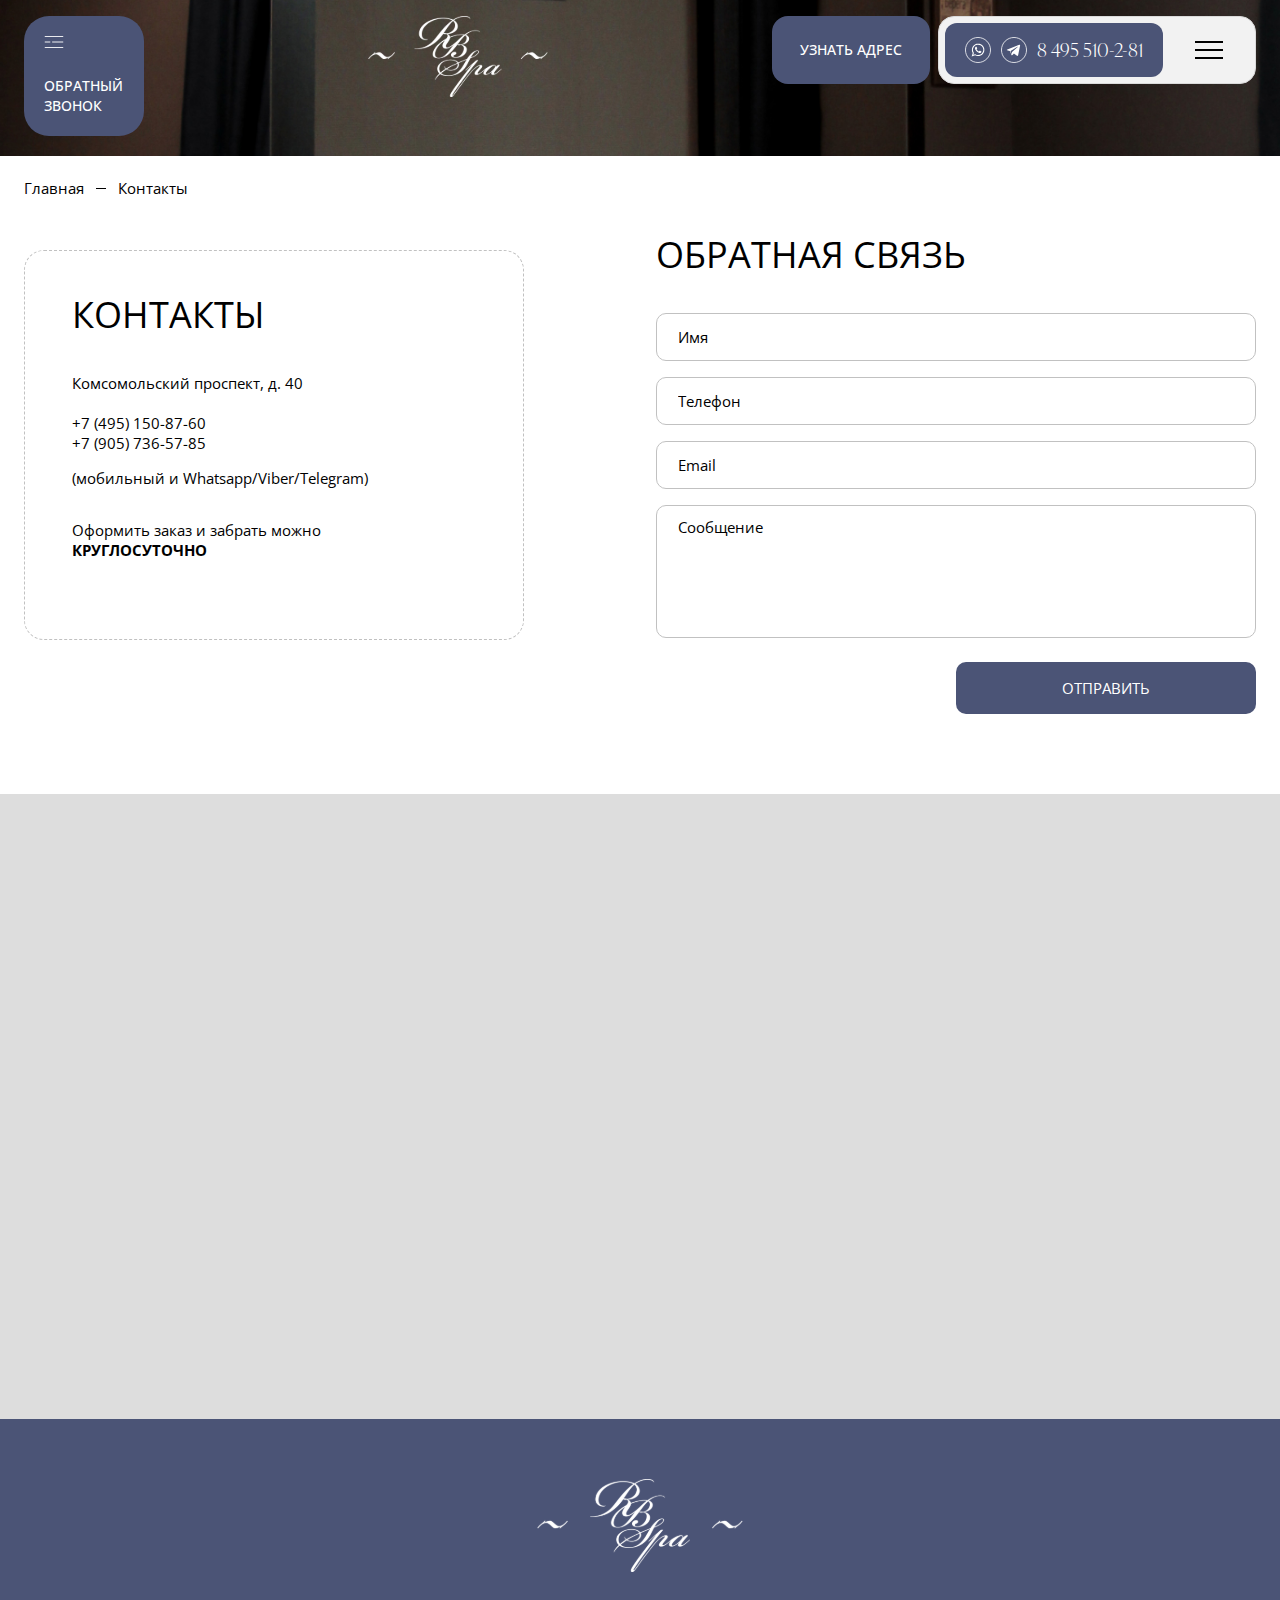
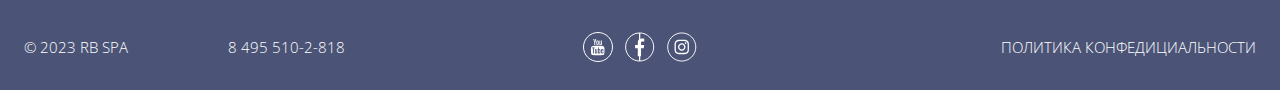
<file: contacts.html>
<!DOCTYPE html>
<html lang="ru">
	<head>
		<meta http-equiv="Content-Type" content="text/html; charset=utf-8">

		<!-- Адаптирование страницы для мобильных устройств -->
		<meta name="viewport" content="width=device-width, initial-scale=1, maximum-scale=1">

		<!-- Запрет распознования номера телефона -->
		<meta name="format-detection" content="telephone=no">
		<meta name="SKYPE_TOOLBAR" content ="SKYPE_TOOLBAR_PARSER_COMPATIBLE">

		<!-- Заголовок страницы -->
		<title>Заголовок страницы</title>

		<!-- Данное значение часто используют(использовали) поисковые системы -->
		<meta name="description" content="">
		<meta name="keywords" content="">

		<!-- Изменение цвета панели моб. браузера -->
		<meta name="msapplication-TileColor" content="#4B5476">
		<meta name="theme-color" content="#4B5476">

		<!-- Подключение шрифтов с гугла -->
		<link rel="preconnect" href="https://fonts.googleapis.com">
		<link rel="preconnect" href="https://fonts.gstatic.com" crossorigin>
		<link href="https://fonts.googleapis.com/css2?family=Open+Sans:ital,wght@0,300;0,400;0,500;0,600;0,700;0,800;1,300;1,400;1,500;1,600;1,700;1,800&display=swap" rel="stylesheet">

		<!-- Подключение файлов стилей -->
		<link rel="stylesheet" href="css/swiper-bundle.min.css" async>
		<link rel="stylesheet" href="css/swiper.css" async>
		<link rel="stylesheet" href="css/fancybox.css" async>
		<link rel="stylesheet" href="css/styles.css" async>

		<link rel="stylesheet" href="css/response_1899.css" media="print, (max-width: 1899px)" async>
		<link rel="stylesheet" href="css/response_1439.css" media="print, (max-width: 1439px)" async>
		<link rel="stylesheet" href="css/response_1279.css" media="print, (max-width: 1279px)" async>
		<link rel="stylesheet" href="css/response_1023.css" media="print, (max-width: 1023px)" async>
		<link rel="stylesheet" href="css/response_767.css" media="print, (max-width: 767px)" async>
		<link rel="stylesheet" href="css/response_479.css" media="(max-width: 479px)" async>
	</head>

	<body>
		<div class="wrap">
			<div class="main">
				<header>
					<div class="cont row">
						<div class="callback modal_cont">
							<button class="btn mini_modal_btn" data-modal-id="#callback_modal">
								<svg class="icon"><use xlink:href="images/sprite.svg#ic_menu"></use></svg>
								<span>Обратный звонок</span>
								<span>Закрыть</span>
							</button>

							<div class="mini_modal" id="callback_modal">
								<div class="title">Обратный звонок</div>

								<form action="" class="form">
									<div class="line">
										<div class="field">
											<input type="text" name="" value="" class="input" placeholder="Имя">
										</div>
									</div>

									<div class="line">
										<div class="field">
											<input type="tel" name="" value="" class="input" placeholder="Телефон">
										</div>
									</div>

									<div class="line">
										<div class="field">
											<input type="email" name="" value="" class="input" placeholder="Email">
										</div>
									</div>

									<div class="line">
										<div class="field">
											<textarea name="" placeholder="Сообщение"></textarea>
										</div>
									</div>

									<div class="submit">
										<button type="submit" class="submit_btn">отправить</button>
									</div>
								</form>

								<img data-src="images/bg_callback_modal.png" alt="" class="bg lazyload">
							</div>
						</div>

						<div class="logo">
							<img src="images/logo.svg" alt="">
						</div>

						<div class="address_link">
							<a href="/">Узнать адрес</a>
						</div>

						<div class="bg">
							<nav class="menu row">
								<div class="menu_item">
									<a href="/">О НАС</a>
								</div>

								<div class="menu_item">
									<a href="/">УСЛУГИ</a>
								</div>

								<div class="menu_item">
									<a href="/">ИНТЕРЬЕР</a>
								</div>

								<div class="menu_item">
									<a href="/">SPA СЕРТИФИКАТЫ</a>
								</div>

								<div class="menu_item">
									<a href="/">АКЦИИ</a>
								</div>

								<div class="menu_item">
									<a href="/">КОНТАКТЫ</a>
								</div>
							</nav>

							<div class="contacts">
								<div class="messengers">
									<a href="/" target="_blank" rel="noopener nofollow">
										<svg class="icon"><use xlink:href="images/sprite.svg#ic_whatsapp"></use></svg>
									</a>

									<a href="/" target="_blank" rel="noopener nofollow">
										<svg class="icon"><use xlink:href="images/sprite.svg#ic_telegram"></use></svg>
									</a>
								</div>

								<div class="phone">
									<a href="tel:8495510281">8 495 510-2-81</a>
								</div>
							</div>

							<button class="mob_menu_btn">
								<span></span>
							</button>
						</div>
					</div>

					<img data-src="images/tmp/bg_header.jpg" alt="" class="bg_img lazyload">
				</header>


				<section class="page_head">
					<div class="cont">
						<div class="breadcrumbs">
							<a href="/">Главная</a> <span class="sep"></span>
							<span class="current">Контакты</span>
						</div>
					</div>
				</section>


				<section class="contacts_info">
					<div class="cont row">
						<div class="data">
							<div class="title">Контакты</div>

							<div class="item location">Комсомольский проспект, д. 40</div>

							<div class="item phone">
								<div><a href="tel:+74951508760">+7 (495) 150-87-60</a></div>
								<div><a href="tel:+79057365785">+7 (905) 736-57-85</a></div>

								<div class="exp">(мобильный и Whatsapp/Viber/Telegram)</div>
							</div>

							<div class="item exp">Оформить заказ и забрать можно<br> <b>КРУГЛОСУТОЧНО</b></div>
						</div>

						<div class="feedback">
							<div class="title">ОБРАТНАЯ СВЯЗЬ</div>

							<form action="" class="form">
								<div class="line">
									<div class="field">
										<input type="text" name="" value="" class="input" placeholder="Имя">
									</div>
								</div>

								<div class="line">
									<div class="field">
										<input type="tel" name="" value="" class="input" placeholder="Телефон">
									</div>
								</div>

								<div class="line">
									<div class="field">
										<input type="email" name="" value="" class="input" placeholder="Email">
									</div>
								</div>

								<div class="line">
									<div class="field">
										<textarea name="" placeholder="Сообщение"></textarea>
									</div>
								</div>

								<div class="submit">
									<button type="submit" class="submit_btn">отправить</button>
								</div>
							</form>
						</div>
					</div>

					<div class="map">
						<div id="map"></div>
					</div>
				</section>
			</div>


			<footer>
				<div class="cont row">
					<div class="logo">
						<img src="images/logo.svg" alt="">
					</div>

					<div class="copyright">&copy; 2023 RB SPA</div>

					<div class="phone">
						<a href="tel:84955102818">8 495 510-2-818</a>
					</div>

					<div class="socials">
						<a href="/" target="_blank" rel="noopener nofollow">
							<svg class="icon"><use xlink:href="images/sprite.svg#ic_youtube"></use></svg>
						</a>

						<a href="/" target="_blank" rel="noopener nofollow">
							<svg class="icon"><use xlink:href="images/sprite.svg#ic_fb"></use></svg>
						</a>

						<a href="/" target="_blank" rel="noopener nofollow">
							<svg class="icon"><use xlink:href="images/sprite.svg#ic_instagram"></use></svg>
						</a>
					</div>

					<div class="privacy_policy_link">
						<a href="/">Политика конфедициальности</a>
					</div>
				</div>
			</footer>
		</div>


		<!-- Подключение javascript файлов -->
		<script src="js/jquery-3.6.3.min.js"></script>
		<script src="js/functions.js"></script>
		<script src="js/swiper-bundle.min.js"></script>
		<script src="js/fancybox.js"></script>
		<script src="js/imask.js"></script>
		<script src="js/scripts.js"></script>

		<!-- Яндекс карты -->
		<script src="http://api-maps.yandex.ru/2.1.75/?load=package.standard,package.geoObjects&lang=ru-RU"></script>
		<script>
			document.addEventListener('DOMContentLoaded', () => {
				ymaps.ready(() => {
					let myMap = new ymaps.Map('map', {
						center: [55.755864, 37.617698],
						zoom: 14,
						controls: []
					})

					// Кастомный маркер
					let myPlacemark = new ymaps.Placemark([55.755864, 37.617698], {}, {
						iconLayout : 'default#image',
						iconImageHref : 'images/ic_map_marker.svg',
						iconImageSize : [37, 40],
						iconImageOffset : [-19, -40],
					})

					myMap.geoObjects.add(myPlacemark)

					myMap.behaviors.disable('scrollZoom')
				})
			})
		</script>
	</body>
</html>
</file>
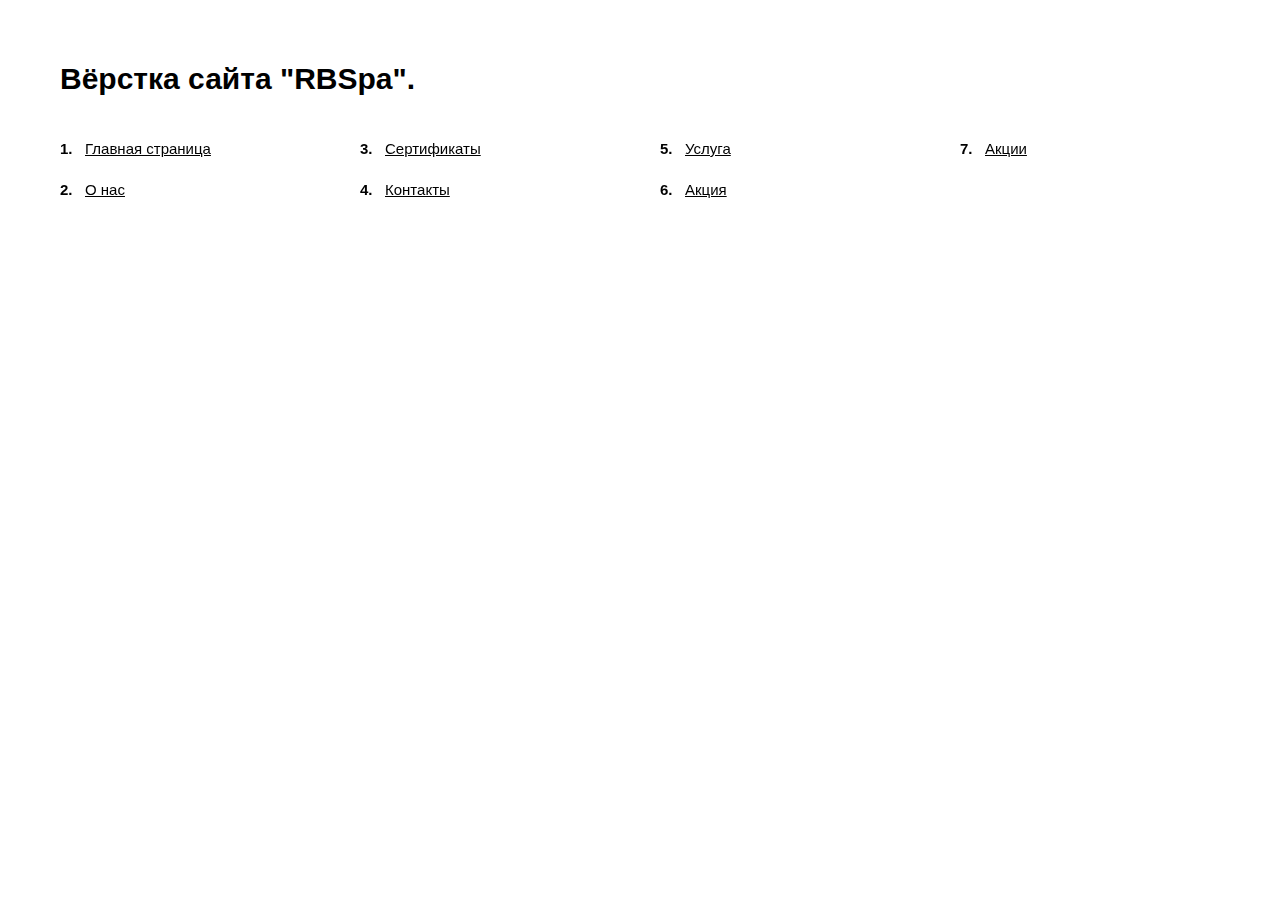
<file: demo_links.html>
<!DOCTYPE html>
<html lang="ru">
	<head>
		<meta http-equiv="Content-Type" content="text/html; charset=utf-8">

		<!-- Адаптирование страницы для мобильных устройств -->
		<meta name="viewport" content="width=device-width, initial-scale=1, maximum-scale=1">

		<!-- Запрет распознования номера телефона -->
		<meta name="format-detection" content="telephone=no">
		<meta name="SKYPE_TOOLBAR" content ="SKYPE_TOOLBAR_PARSER_COMPATIBLE">

		<style>
			*
			{
			    box-sizing: border-box;
			    margin: 0;
			    padding: 0;
			}

			*:before,
			*:after
			{
			    box-sizing: border-box;
			}


			.demo_links
			{
			    padding: 60px;
			}

			.demo_links .title
			{
			    font-family: Arial, 'Helvetica Neue', Helvetica, sans-serif;
			    font-size: 30px;
			    font-weight: 700;
			    line-height: 38px;

			    margin-bottom: 40px;
			}

			.demo_links ol
			{
			    font-family: Arial, 'Helvetica Neue', Helvetica, sans-serif;
			    font-size: 15px;
			    line-height: 21px;

			    counter-reset: li;

			    column-gap: 40px;
			    column-count: 4;
			}

			.demo_links ol li
			{
			    position: relative;

			    display: block;
			    overflow: hidden;

			    padding-left: 25px;

			    list-style-type: none;

			    transform: translateZ(0);

			    --webkit-column-break-inside: avoid;
			    page-break-inside: avoid;
			    break-inside: avoid;
			}

			.demo_links ol li + li
			{
			    margin-top: 20px;
			}

			.demo_links ol li:before
			{
			    color: var(--text_color);
			    font-weight: 700;

			    position: absolute;
			    top: 0;
			    left: 0;

			    content: counters(li, '.') '.';
			    counter-increment: li;
			}


			.demo_links li a
			{
			    color: #000;
			}

			.demo_links li a:hover
			{
			    text-decoration: none;
			}


			@media (max-width: 1279px)
			{
			    .demo_links ol
			    {
			        column-count: 3;
			    }
			}


			@media (max-width: 1023px)
			{
			    .demo_links
			    {
			        padding: 40px;
			    }

			    .demo_links .title
			    {
			        font-size: 28px;
			        line-height: 34px;

			        margin-bottom: 25px;
			    }

			    .demo_links ol
			    {
			        column-count: 2;
			    }
			}


			@media (max-width: 767px)
			{
			    .demo_links
			    {
			        padding: 30px;
			    }

			    .demo_links .title
			    {
			        font-size: 26px;
			        line-height: 32px;
			    }

			    .demo_links ol
			    {
			        column-gap: 40px;
			    }
			}


			@media (max-width: 479px)
			{
			    .demo_links
			    {
			        padding: 20px;
			    }

			    .demo_links .title
			    {
			        font-size: 22px;
			        line-height: 28px;

			        margin-bottom: 25px;
			    }

			    .demo_links ol
			    {
			        column-count: 1;
			    }

			    .demo_links ol li + li
			    {
			        margin-top: 15px;
			    }
			}

		</style>
	</head>

	<body>
		<div class="demo_links">
			<div class="title">Вёрстка сайта "RBSpa".</div>

			<ol>
				<li><a href="./index.html" target="_blank">Главная страница</a></li>
				<li><a href="./about.html" target="_blank">О нас</a></li>
				<li><a href="./certs.html" target="_blank">Сертификаты</a></li>
				<li><a href="./contacts.html" target="_blank">Контакты</a></li>
				<li><a href="./service.html" target="_blank">Услуга</a></li>
				<li><a href="./stock.html" target="_blank">Акция</a></li>
				<li><a href="./stocks.html" target="_blank">Акции</a></li>
			</ol>
		</div>
	</body>
</html>
</file>
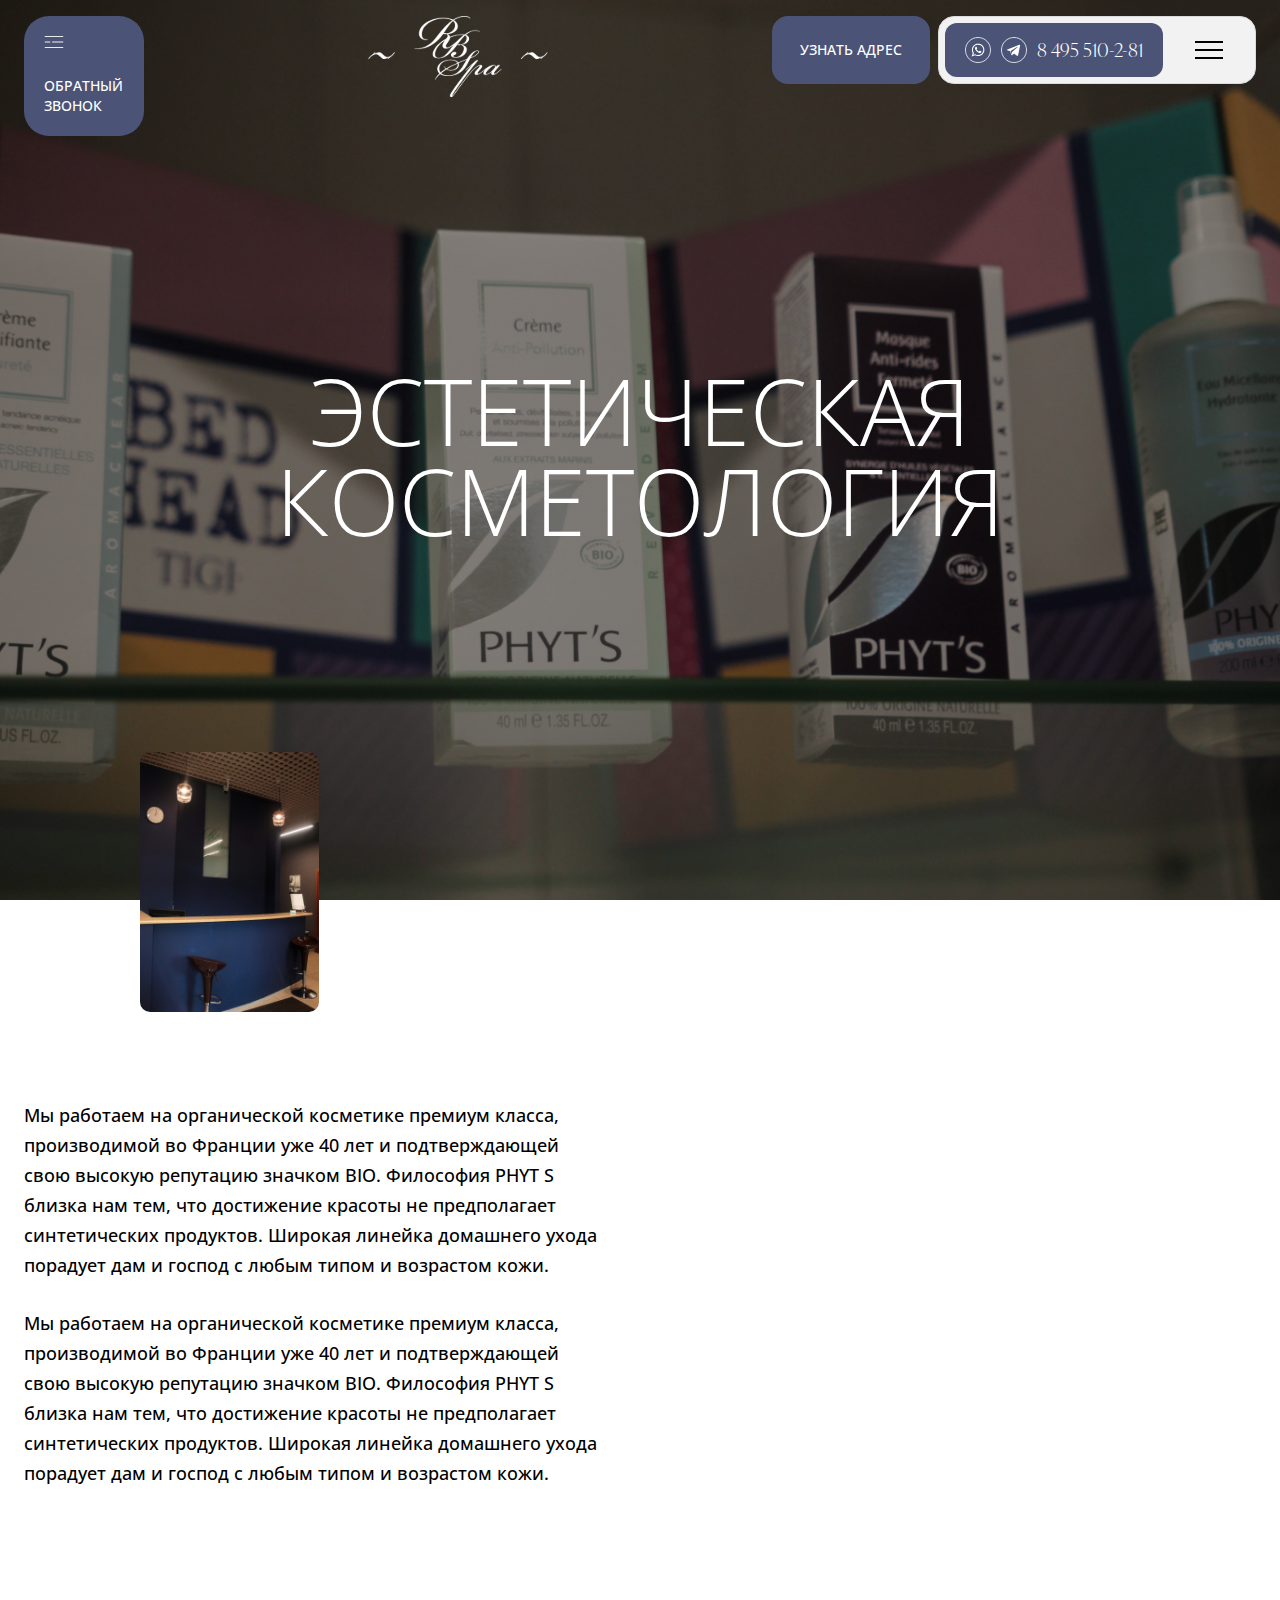
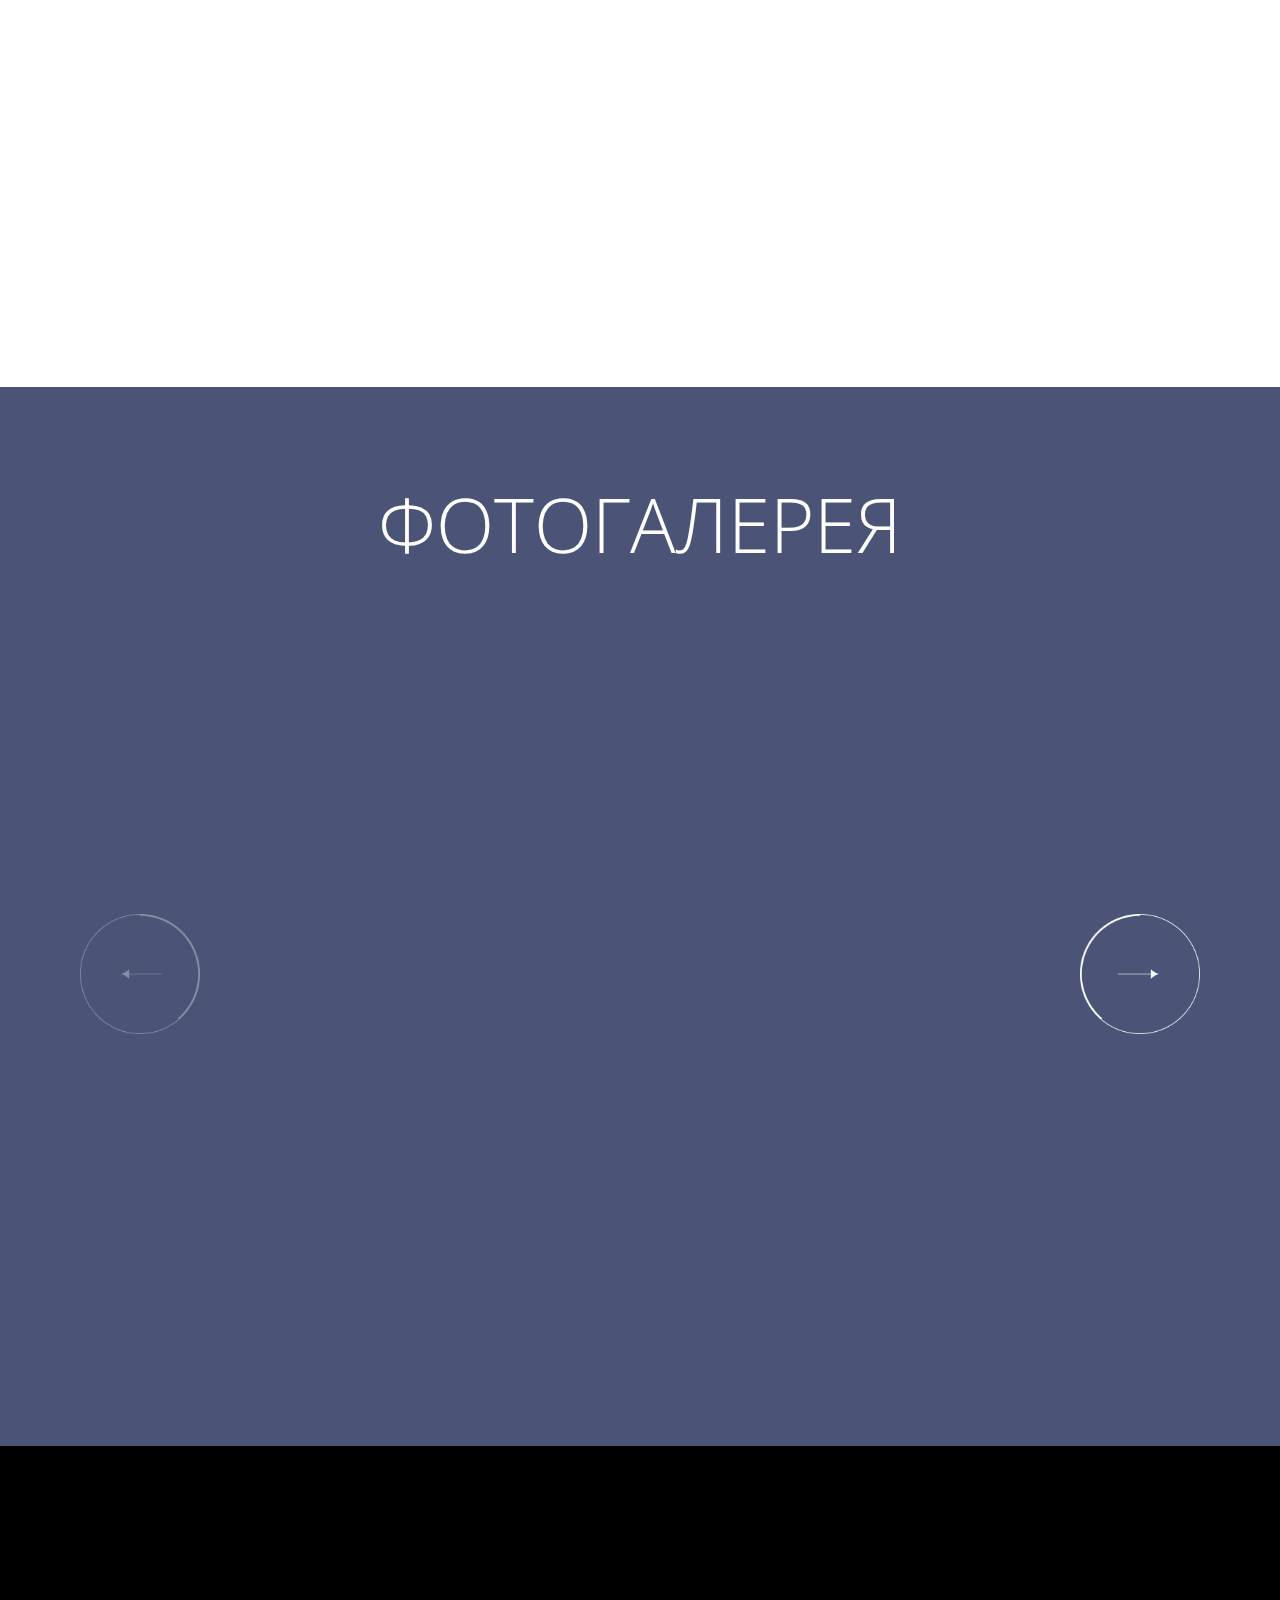
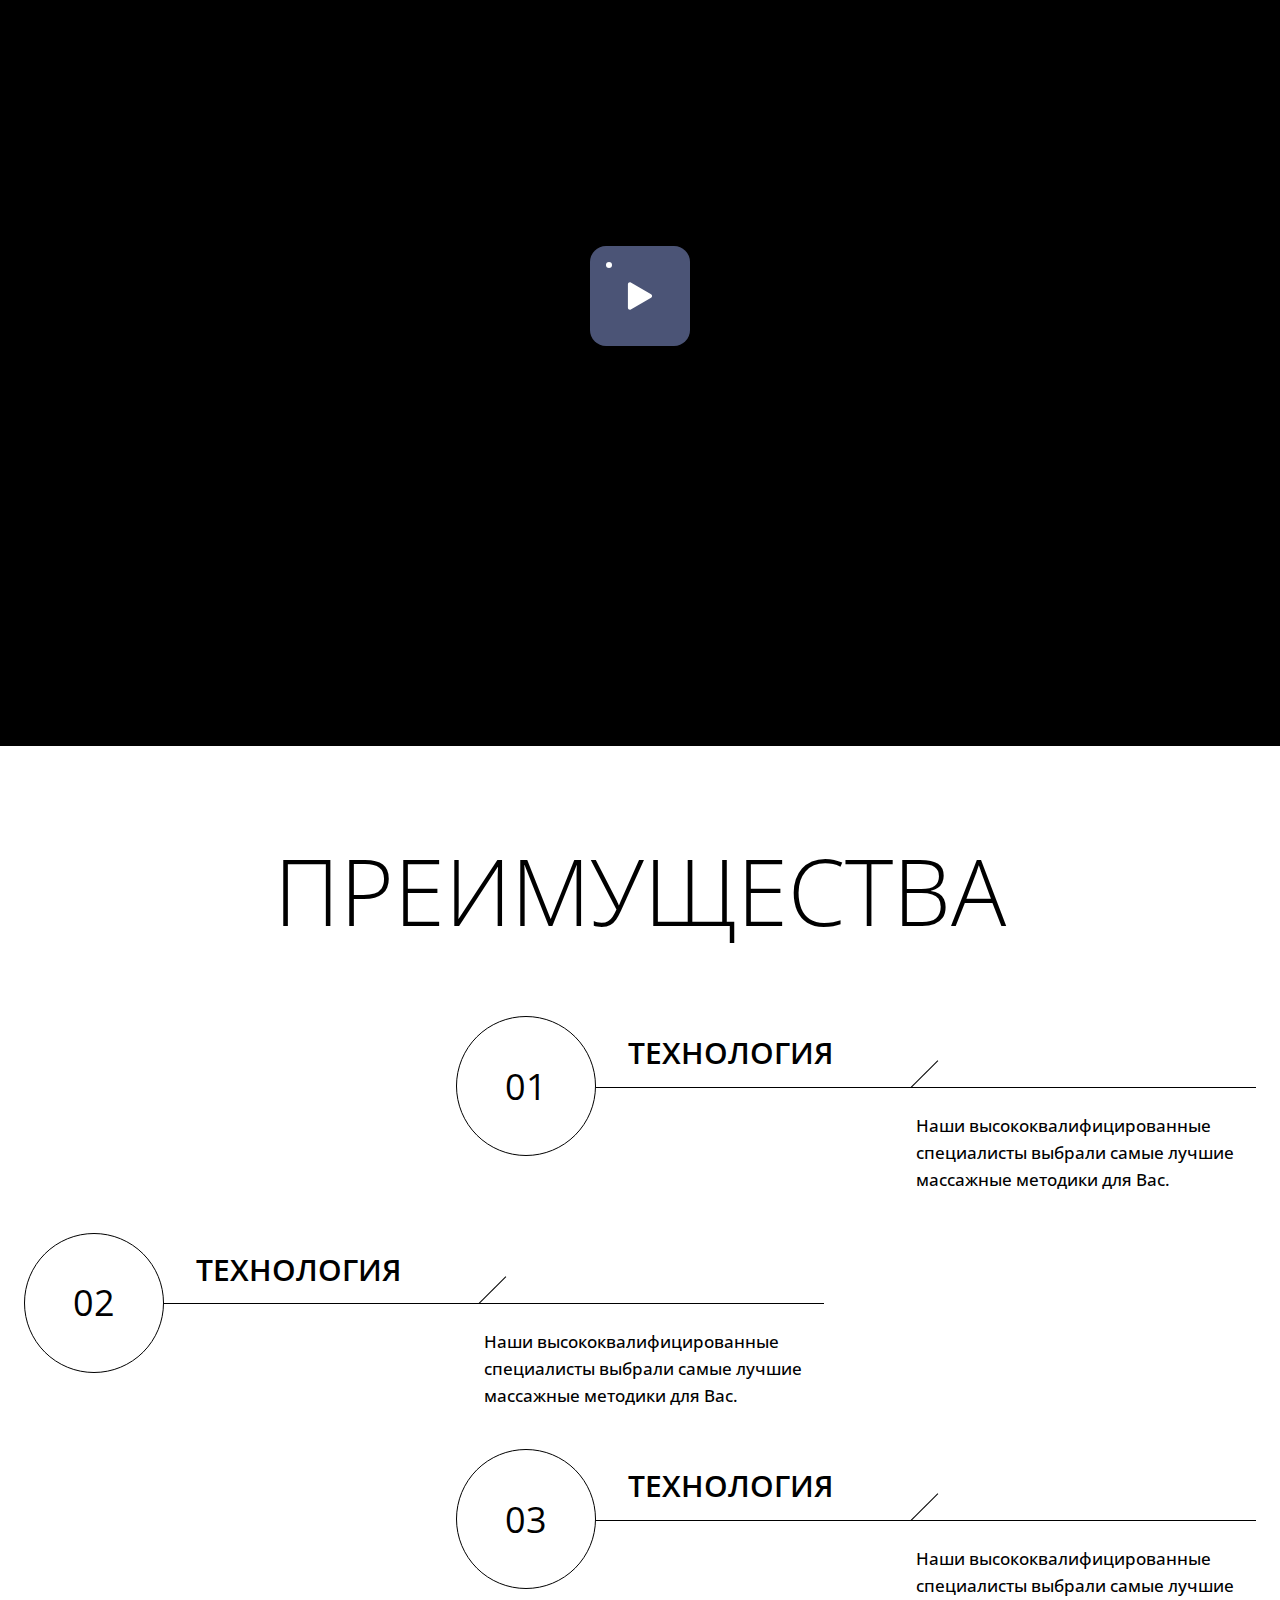
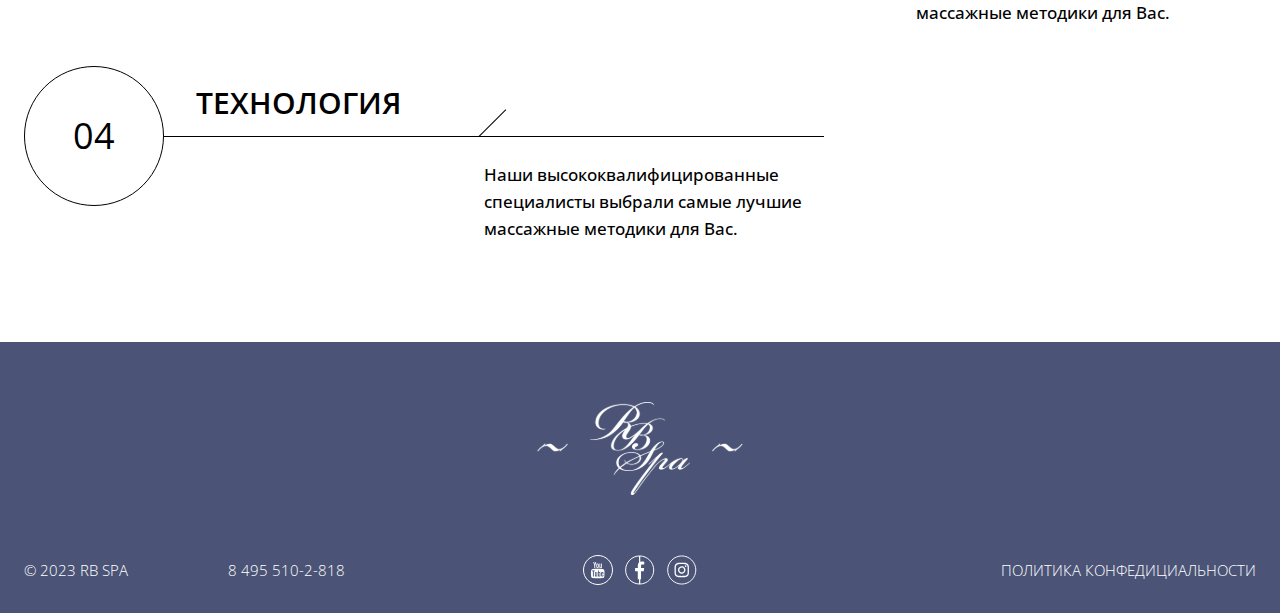
<file: service.html>
<!DOCTYPE html>
<html lang="ru">
	<head>
		<meta http-equiv="Content-Type" content="text/html; charset=utf-8">

		<!-- Адаптирование страницы для мобильных устройств -->
		<meta name="viewport" content="width=device-width, initial-scale=1, maximum-scale=1">

		<!-- Запрет распознования номера телефона -->
		<meta name="format-detection" content="telephone=no">
		<meta name="SKYPE_TOOLBAR" content ="SKYPE_TOOLBAR_PARSER_COMPATIBLE">

		<!-- Заголовок страницы -->
		<title>Заголовок страницы</title>

		<!-- Данное значение часто используют(использовали) поисковые системы -->
		<meta name="description" content="">
		<meta name="keywords" content="">

		<!-- Изменение цвета панели моб. браузера -->
		<meta name="msapplication-TileColor" content="#4B5476">
		<meta name="theme-color" content="#4B5476">

		<!-- Подключение шрифтов с гугла -->
		<link rel="preconnect" href="https://fonts.googleapis.com">
		<link rel="preconnect" href="https://fonts.gstatic.com" crossorigin>
		<link href="https://fonts.googleapis.com/css2?family=Open+Sans:ital,wght@0,300;0,400;0,500;0,600;0,700;0,800;1,300;1,400;1,500;1,600;1,700;1,800&display=swap" rel="stylesheet">

		<!-- Подключение файлов стилей -->
		<link rel="stylesheet" href="css/swiper-bundle.min.css" async>
		<link rel="stylesheet" href="css/swiper.css" async>
		<link rel="stylesheet" href="css/fancybox.css" async>
		<link rel="stylesheet" href="css/styles.css" async>

		<link rel="stylesheet" href="css/response_1899.css" media="print, (max-width: 1899px)" async>
		<link rel="stylesheet" href="css/response_1439.css" media="print, (max-width: 1439px)" async>
		<link rel="stylesheet" href="css/response_1279.css" media="print, (max-width: 1279px)" async>
		<link rel="stylesheet" href="css/response_1023.css" media="print, (max-width: 1023px)" async>
		<link rel="stylesheet" href="css/response_767.css" media="print, (max-width: 767px)" async>
		<link rel="stylesheet" href="css/response_479.css" media="(max-width: 479px)" async>
	</head>

	<body>
		<div class="wrap">
			<div class="main">
				<header class="absolute">
					<div class="cont row">
						<div class="callback modal_cont">
							<button class="btn mini_modal_btn" data-modal-id="#callback_modal">
								<svg class="icon"><use xlink:href="images/sprite.svg#ic_menu"></use></svg>
								<span>Обратный звонок</span>
								<span>Закрыть</span>
							</button>

							<div class="mini_modal" id="callback_modal">
								<div class="title">Обратный звонок</div>

								<form action="" class="form">
									<div class="line">
										<div class="field">
											<input type="text" name="" value="" class="input" placeholder="Имя">
										</div>
									</div>

									<div class="line">
										<div class="field">
											<input type="tel" name="" value="" class="input" placeholder="Телефон">
										</div>
									</div>

									<div class="line">
										<div class="field">
											<input type="email" name="" value="" class="input" placeholder="Email">
										</div>
									</div>

									<div class="line">
										<div class="field">
											<textarea name="" placeholder="Сообщение"></textarea>
										</div>
									</div>

									<div class="submit">
										<button type="submit" class="submit_btn">отправить</button>
									</div>
								</form>

								<img data-src="images/bg_callback_modal.png" alt="" class="bg lazyload">
							</div>
						</div>

						<div class="logo">
							<img src="images/logo.svg" alt="">
						</div>

						<div class="address_link">
							<a href="/">Узнать адрес</a>
						</div>

						<div class="bg">
							<nav class="menu row">
								<div class="menu_item">
									<a href="/">О НАС</a>
								</div>

								<div class="menu_item">
									<a href="/">УСЛУГИ</a>
								</div>

								<div class="menu_item">
									<a href="/">ИНТЕРЬЕР</a>
								</div>

								<div class="menu_item">
									<a href="/">SPA СЕРТИФИКАТЫ</a>
								</div>

								<div class="menu_item">
									<a href="/">АКЦИИ</a>
								</div>

								<div class="menu_item">
									<a href="/">КОНТАКТЫ</a>
								</div>
							</nav>

							<div class="contacts">
								<div class="messengers">
									<a href="/" target="_blank" rel="noopener nofollow">
										<svg class="icon"><use xlink:href="images/sprite.svg#ic_whatsapp"></use></svg>
									</a>

									<a href="/" target="_blank" rel="noopener nofollow">
										<svg class="icon"><use xlink:href="images/sprite.svg#ic_telegram"></use></svg>
									</a>
								</div>

								<div class="phone">
									<a href="tel:8495510281">8 495 510-2-81</a>
								</div>
							</div>

							<button class="mob_menu_btn">
								<span></span>
							</button>
						</div>
					</div>
				</header>


				<section class="service_head">
					<div class="cont">
						<h1 class="title">ЭСТЕТИЧЕСКАЯ КОСМЕТОЛОГИЯ</h1>
					</div>

					<img data-src="images/tmp/service_head_img.jpg" alt="" class="img lazyload">

					<img data-src="images/tmp/bg_service_head.jpg" alt="" class="bg lazyload">
				</section>


				<section class="service_info">
					<div class="cont">
						<div class="row">
							<div class="data">
								<div class="text_block">
									<p>Мы работаем на органической косметике премиум класса, производимой во Франции уже 40 лет и подтверждающей свою высокую репутацию значком BIO. Философия PHYT S близка нам тем, что достижение красоты не предполагает синтетических продуктов. Широкая линейка домашнего ухода порадует дам и господ с любым типом и возрастом кожи.</p>

									<p>Мы работаем на органической косметике премиум класса, производимой во Франции уже 40 лет и подтверждающей свою высокую репутацию значком BIO. Философия PHYT S близка нам тем, что достижение красоты не предполагает синтетических продуктов. Широкая линейка домашнего ухода порадует дам и господ с любым типом и возрастом кожи.</p>
								</div>
							</div>

							<div class="image">
								<img data-src="images/tmp/service_info_img1.jpg" alt="" class="img1 lazyload">
								<img data-src="images/tmp/service_info_img2.jpg" alt="" class="img2 lazyload">

								<img data-src="images/tmp/service_info_bg1.png" alt="" class="bg1 lazyload">
							</div>
						</div>
					</div>
				</section>


				<section class="photo_gallery">
					<div class="cont">
						<div class="block_title">Фотогалерея</div>

						<div class="swiper">
							<div class="swiper-wrapper">
								<div class="swiper-slide">
									<a href="images/tmp/photo_gallery_thumb1.jpg" class="item fancy_img">
										<img data-src="images/tmp/photo_gallery_thumb1.jpg" alt="" class="swiper-lazy">
									</a>
								</div>

								<div class="swiper-slide">
									<a href="images/tmp/photo_gallery_thumb1.jpg" class="item fancy_img">
										<img data-src="images/tmp/photo_gallery_thumb1.jpg" alt="" class="swiper-lazy">
									</a>
								</div>

								<div class="swiper-slide">
									<a href="images/tmp/photo_gallery_thumb1.jpg" class="item fancy_img">
										<img data-src="images/tmp/photo_gallery_thumb1.jpg" alt="" class="swiper-lazy">
									</a>
								</div>

								<div class="swiper-slide">
									<a href="images/tmp/photo_gallery_thumb1.jpg" class="item fancy_img">
										<img data-src="images/tmp/photo_gallery_thumb1.jpg" alt="" class="swiper-lazy">
									</a>
								</div>

								<div class="swiper-slide">
									<a href="images/tmp/photo_gallery_thumb1.jpg" class="item fancy_img">
										<img data-src="images/tmp/photo_gallery_thumb1.jpg" alt="" class="swiper-lazy">
									</a>
								</div>
							</div>

							<div class="swiper-button-prev">
								<img src="images/ic_slider_arrow.png" alt="" class="icon">
							</div>

							<div class="swiper-button-next">
								<img src="images/ic_slider_arrow.png" alt="" class="icon">
							</div>
						</div>
					</div>

					<img data-src="images/tmp/bg_photo_gallery.png" alt="" class="bg1 lazyload">
					<img data-src="images/tmp/bg_photo_gallery2.jpg" alt="" class="bg2 lazyload">
				</section>


				<section class="video block">
					<button class="play_btn">
						<span class="icon">
							<svg><use xlink:href="images/sprite.svg#ic_video_play"></use></svg>
						</span>
					</button>

					<img data-src="images/tmp/video_thumb.jpg" alt="" class="lazyload">
				</section>


				<section class="advantages block">
					<div class="cont">
						<div class="block_title">Преимущества</div>

						<div class="list">
							<div class="item">
								<div class="number"></div>

								<div>
									<div class="name">технология</div>

									<div class="desc">Наши высококвалифицированные специалисты выбрали самые лучшие массажные методики для Вас.</div>
								</div>
							</div>

							<div class="item">
								<div class="number"></div>

								<div>
									<div class="name">технология</div>

									<div class="desc">Наши высококвалифицированные специалисты выбрали самые лучшие массажные методики для Вас.</div>
								</div>
							</div>

							<div class="item">
								<div class="number"></div>

								<div>
									<div class="name">технология</div>

									<div class="desc">Наши высококвалифицированные специалисты выбрали самые лучшие массажные методики для Вас.</div>
								</div>
							</div>

							<div class="item">
								<div class="number"></div>

								<div>
									<div class="name">технология</div>

									<div class="desc">Наши высококвалифицированные специалисты выбрали самые лучшие массажные методики для Вас.</div>
								</div>
							</div>
						</div>
					</div>
				</section>
			</div>


			<footer>
				<div class="cont row">
					<div class="logo">
						<img src="images/logo.svg" alt="">
					</div>

					<div class="copyright">&copy; 2023 RB SPA</div>

					<div class="phone">
						<a href="tel:84955102818">8 495 510-2-818</a>
					</div>

					<div class="socials">
						<a href="/" target="_blank" rel="noopener nofollow">
							<svg class="icon"><use xlink:href="images/sprite.svg#ic_youtube"></use></svg>
						</a>

						<a href="/" target="_blank" rel="noopener nofollow">
							<svg class="icon"><use xlink:href="images/sprite.svg#ic_fb"></use></svg>
						</a>

						<a href="/" target="_blank" rel="noopener nofollow">
							<svg class="icon"><use xlink:href="images/sprite.svg#ic_instagram"></use></svg>
						</a>
					</div>

					<div class="privacy_policy_link">
						<a href="/">Политика конфедициальности</a>
					</div>
				</div>
			</footer>
		</div>


		<!-- Подключение javascript файлов -->
		<script src="js/jquery-3.6.3.min.js"></script>
		<script src="js/functions.js"></script>
		<script src="js/swiper-bundle.min.js"></script>
		<script src="js/fancybox.js"></script>
		<script src="js/imask.js"></script>
		<script src="js/scripts.js"></script>
	</body>
</html>
</file>
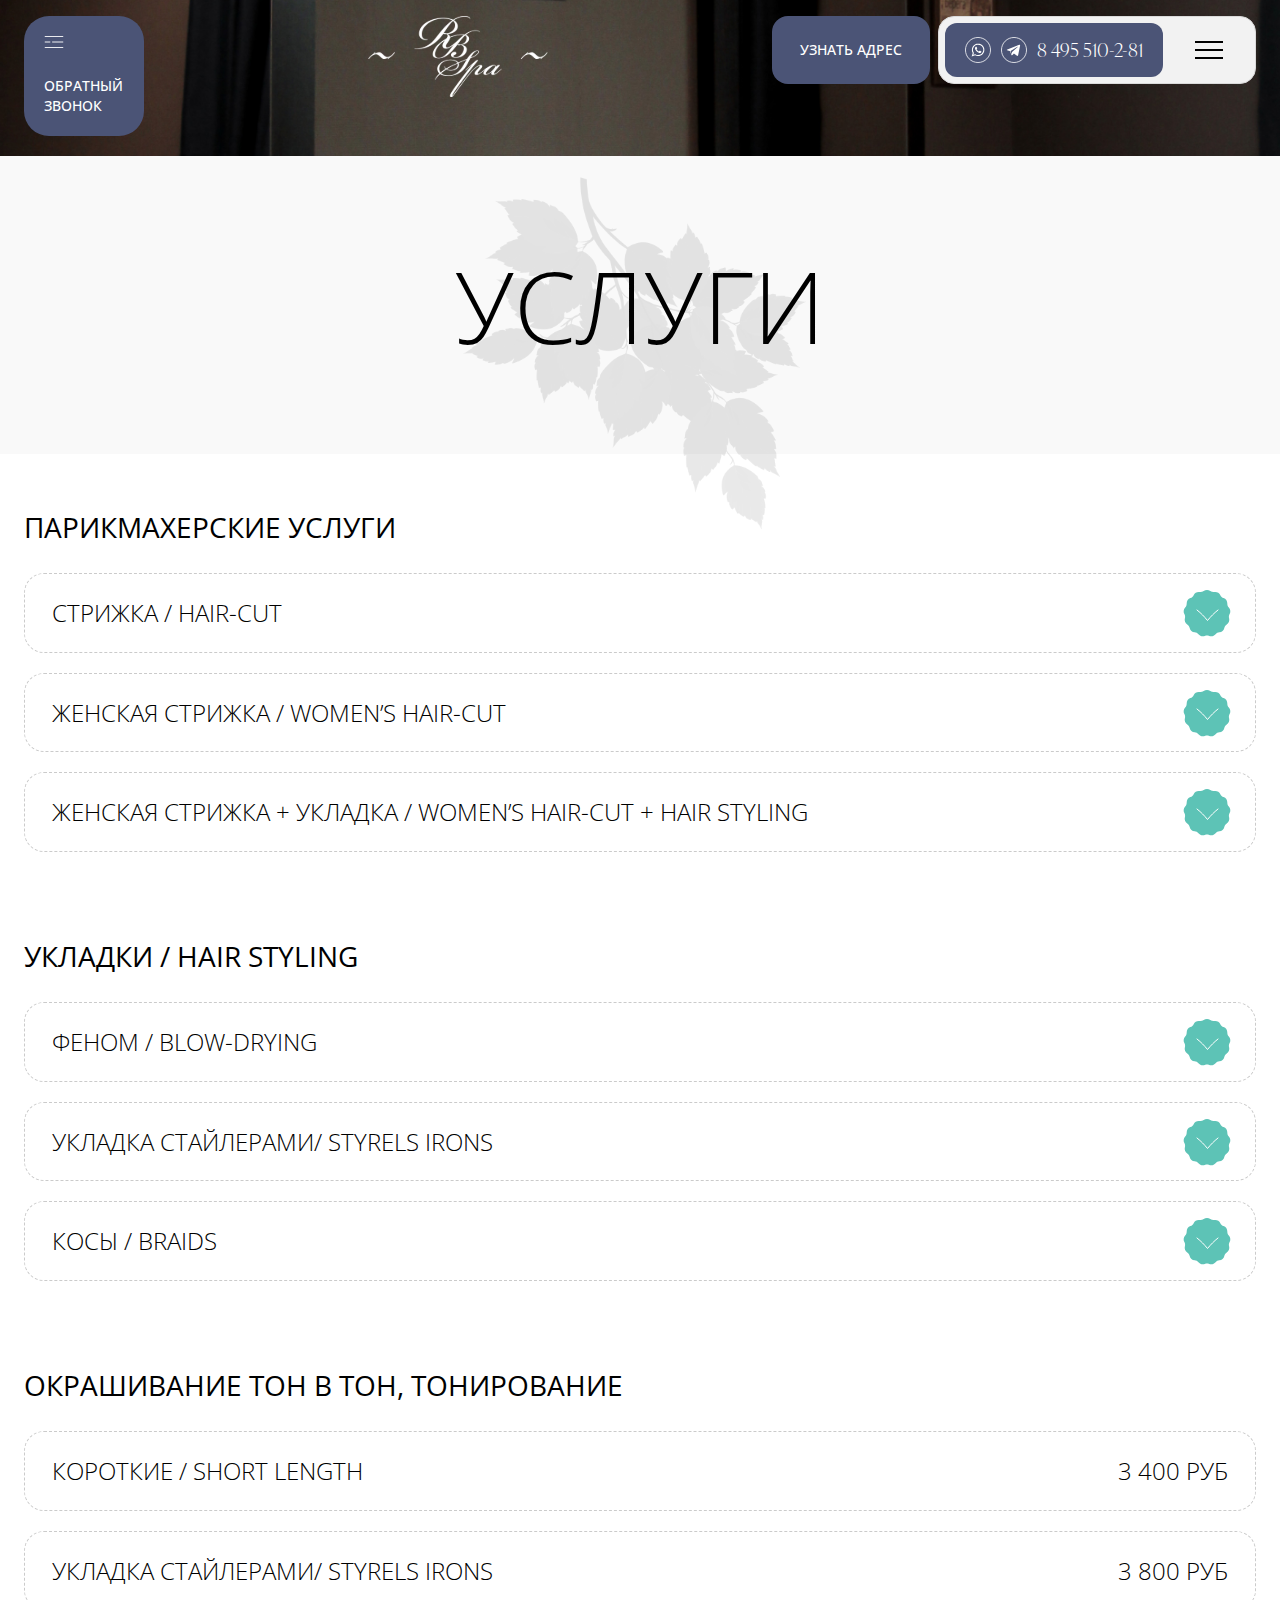
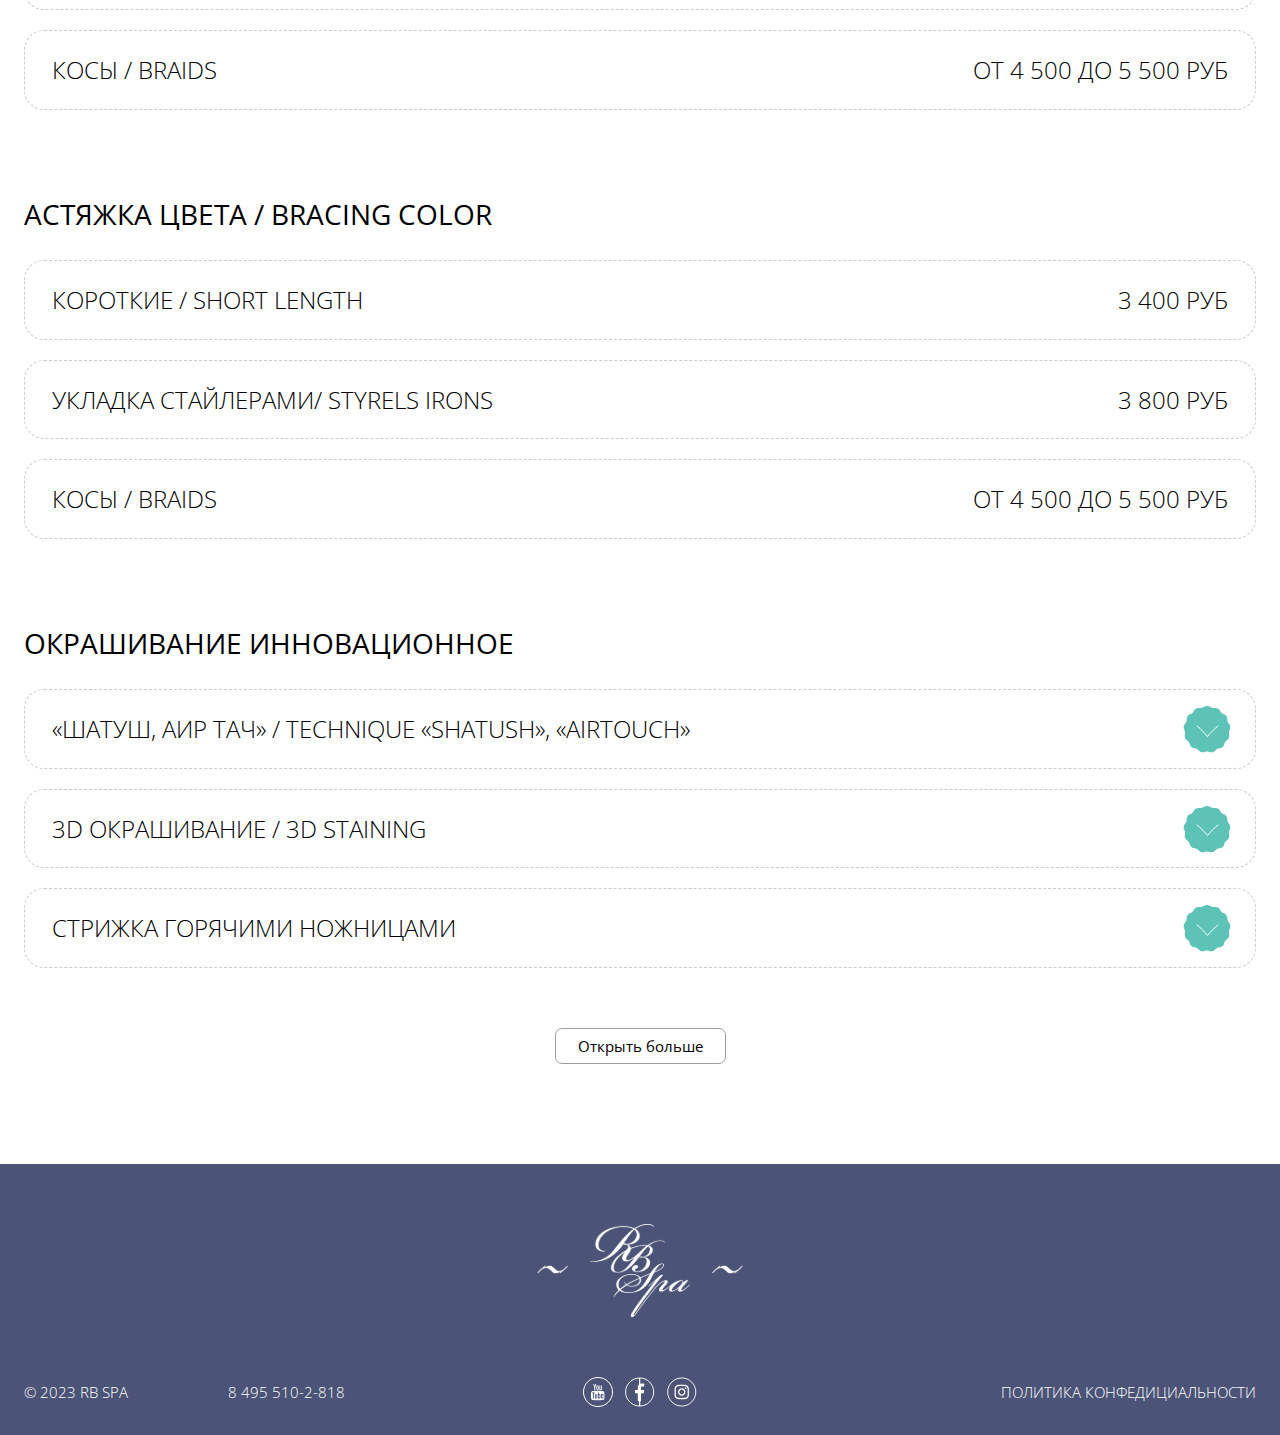
<file: services.html>
<!DOCTYPE html>
<html lang="ru">
	<head>
		<meta http-equiv="Content-Type" content="text/html; charset=utf-8">

		<!-- Адаптирование страницы для мобильных устройств -->
		<meta name="viewport" content="width=device-width, initial-scale=1, maximum-scale=1">

		<!-- Запрет распознования номера телефона -->
		<meta name="format-detection" content="telephone=no">
		<meta name="SKYPE_TOOLBAR" content ="SKYPE_TOOLBAR_PARSER_COMPATIBLE">

		<!-- Заголовок страницы -->
		<title>Заголовок страницы</title>

		<!-- Данное значение часто используют(использовали) поисковые системы -->
		<meta name="description" content="">
		<meta name="keywords" content="">

		<!-- Изменение цвета панели моб. браузера -->
		<meta name="msapplication-TileColor" content="#4B5476">
		<meta name="theme-color" content="#4B5476">

		<!-- Подключение шрифтов с гугла -->
		<link rel="preconnect" href="https://fonts.googleapis.com">
		<link rel="preconnect" href="https://fonts.gstatic.com" crossorigin>
		<link href="https://fonts.googleapis.com/css2?family=Open+Sans:ital,wght@0,300;0,400;0,500;0,600;0,700;0,800;1,300;1,400;1,500;1,600;1,700;1,800&display=swap" rel="stylesheet">

		<!-- Подключение файлов стилей -->
		<link rel="stylesheet" href="css/swiper-bundle.min.css" async>
		<link rel="stylesheet" href="css/swiper.css" async>
		<link rel="stylesheet" href="css/fancybox.css" async>
		<link rel="stylesheet" href="css/styles.css" async>

		<link rel="stylesheet" href="css/response_1899.css" media="print, (max-width: 1899px)" async>
		<link rel="stylesheet" href="css/response_1439.css" media="print, (max-width: 1439px)" async>
		<link rel="stylesheet" href="css/response_1279.css" media="print, (max-width: 1279px)" async>
		<link rel="stylesheet" href="css/response_1023.css" media="print, (max-width: 1023px)" async>
		<link rel="stylesheet" href="css/response_767.css" media="print, (max-width: 767px)" async>
		<link rel="stylesheet" href="css/response_479.css" media="(max-width: 479px)" async>
	</head>

	<body>
		<div class="wrap">
			<div class="main">
				<header>
					<div class="cont row">
						<div class="callback modal_cont">
							<button class="btn mini_modal_btn" data-modal-id="#callback_modal">
								<svg class="icon"><use xlink:href="images/sprite.svg#ic_menu"></use></svg>
								<span>Обратный звонок</span>
								<span>Закрыть</span>
							</button>

							<div class="mini_modal" id="callback_modal">
								<div class="title">Обратный звонок</div>

								<form action="" class="form">
									<div class="line">
										<div class="field">
											<input type="text" name="" value="" class="input" placeholder="Имя">
										</div>
									</div>

									<div class="line">
										<div class="field">
											<input type="tel" name="" value="" class="input" placeholder="Телефон">
										</div>
									</div>

									<div class="line">
										<div class="field">
											<input type="email" name="" value="" class="input" placeholder="Email">
										</div>
									</div>

									<div class="line">
										<div class="field">
											<textarea name="" placeholder="Сообщение"></textarea>
										</div>
									</div>

									<div class="submit">
										<button type="submit" class="submit_btn">отправить</button>
									</div>
								</form>

								<img data-src="images/bg_callback_modal.png" alt="" class="bg lazyload">
							</div>
						</div>

						<div class="logo">
							<img src="images/logo.svg" alt="">
						</div>

						<div class="address_link">
							<a href="/">Узнать адрес</a>
						</div>

						<div class="bg">
							<nav class="menu row">
								<div class="menu_item">
									<a href="/">О НАС</a>
								</div>

								<div class="menu_item">
									<a href="/">УСЛУГИ</a>
								</div>

								<div class="menu_item">
									<a href="/">ИНТЕРЬЕР</a>
								</div>

								<div class="menu_item">
									<a href="/">SPA СЕРТИФИКАТЫ</a>
								</div>

								<div class="menu_item">
									<a href="/">АКЦИИ</a>
								</div>

								<div class="menu_item">
									<a href="/">КОНТАКТЫ</a>
								</div>
							</nav>

							<div class="contacts">
								<div class="messengers">
									<a href="/" target="_blank" rel="noopener nofollow">
										<svg class="icon"><use xlink:href="images/sprite.svg#ic_whatsapp"></use></svg>
									</a>

									<a href="/" target="_blank" rel="noopener nofollow">
										<svg class="icon"><use xlink:href="images/sprite.svg#ic_telegram"></use></svg>
									</a>
								</div>

								<div class="phone">
									<a href="tel:8495510281">8 495 510-2-81</a>
								</div>
							</div>

							<button class="mob_menu_btn">
								<span></span>
							</button>
						</div>
					</div>

					<img data-src="images/tmp/bg_header.jpg" alt="" class="bg_img lazyload">
				</header>


				<section class="prices block">
					<div class="head">
						<div class="cont">
							<h1 class="page_title">Услуги</h1>
						</div>

						<img data-src="images/tmp/bg_prices_head.png" alt="" class="bg lazyload">
					</div>

					<div class="cont">
						<div class="section">
							<div class="title">ПАРИКМАХЕРСКИЕ УСЛУГИ</div>

							<div class="accordion">
								<div class="accordion_item">
									<div class="head">
										<div class="title">СТРИЖКА / HAIR-CUT</div>

										<div class="arr">
											<svg class="icon"><use xlink:href="images/sprite.svg#ic_arr_ver"></use></svg>
											<svg class="bg"><use xlink:href="images/sprite.svg#bg_accordion_arr"></use></svg>
										</div>
									</div>

									<div class="data">
										<div class="items">
											<div class="item">
												<div class="name">Средние / Medium length</div>
												<div class="price">от 4 500 до 5 500 руб</div>
											</div>

											<div class="item">
												<div class="name">Средние / Medium length</div>
												<div class="price">от 4 500 до 5 500 руб</div>
											</div>
										</div>
									</div>
								</div>

								<div class="accordion_item">
									<div class="head">
										<div class="title">Женская стрижка / Women’s hair-cut</div>

										<div class="arr">
											<svg class="icon"><use xlink:href="images/sprite.svg#ic_arr_ver"></use></svg>
											<svg class="bg"><use xlink:href="images/sprite.svg#bg_accordion_arr"></use></svg>
										</div>
									</div>

									<div class="data">
										<div class="items">
											<div class="item">
												<div class="name">Средние / Medium length</div>
												<div class="price">от 4 500 до 5 500 руб</div>
											</div>

											<div class="item">
												<div class="name">Средние / Medium length</div>
												<div class="price">от 4 500 до 5 500 руб</div>
											</div>
										</div>
									</div>
								</div>

								<div class="accordion_item">
									<div class="head">
										<div class="title">Женская стрижка + укладка / Women’s hair-cut + hair styling</div>

										<div class="arr">
											<svg class="icon"><use xlink:href="images/sprite.svg#ic_arr_ver"></use></svg>
											<svg class="bg"><use xlink:href="images/sprite.svg#bg_accordion_arr"></use></svg>
										</div>
									</div>

									<div class="data">
										<div class="items">
											<div class="item">
												<div class="name">Средние / Medium length</div>
												<div class="price">от 4 500 до 5 500 руб</div>
											</div>

											<div class="item">
												<div class="name">Средние / Medium length</div>
												<div class="price">от 4 500 до 5 500 руб</div>
											</div>
										</div>
									</div>
								</div>
							</div>
						</div>


						<div class="section">
							<div class="title">УКЛАДКИ / HAIR STYLING</div>

							<div class="accordion">
								<div class="accordion_item">
									<div class="head">
										<div class="title">Феном / Blow-drying</div>

										<div class="arr">
											<svg class="icon"><use xlink:href="images/sprite.svg#ic_arr_ver"></use></svg>
											<svg class="bg"><use xlink:href="images/sprite.svg#bg_accordion_arr"></use></svg>
										</div>
									</div>

									<div class="data">
										<div class="items">
											<div class="item">
												<div class="name">Средние / Medium length</div>
												<div class="price">от 4 500 до 5 500 руб</div>
											</div>

											<div class="item">
												<div class="name">Средние / Medium length</div>
												<div class="price">от 4 500 до 5 500 руб</div>
											</div>
										</div>
									</div>
								</div>

								<div class="accordion_item">
									<div class="head">
										<div class="title">Укладка стайлерами/ Styrels irons</div>

										<div class="arr">
											<svg class="icon"><use xlink:href="images/sprite.svg#ic_arr_ver"></use></svg>
											<svg class="bg"><use xlink:href="images/sprite.svg#bg_accordion_arr"></use></svg>
										</div>
									</div>

									<div class="data">
										<div class="items">
											<div class="item">
												<div class="name">Средние / Medium length</div>
												<div class="price">от 4 500 до 5 500 руб</div>
											</div>

											<div class="item">
												<div class="name">Средние / Medium length</div>
												<div class="price">от 4 500 до 5 500 руб</div>
											</div>
										</div>
									</div>
								</div>

								<div class="accordion_item">
									<div class="head">
										<div class="title">КОСЫ / BRAIDS</div>

										<div class="arr">
											<svg class="icon"><use xlink:href="images/sprite.svg#ic_arr_ver"></use></svg>
											<svg class="bg"><use xlink:href="images/sprite.svg#bg_accordion_arr"></use></svg>
										</div>
									</div>

									<div class="data">
										<div class="items">
											<div class="item">
												<div class="name">Средние / Medium length</div>
												<div class="price">от 4 500 до 5 500 руб</div>
											</div>

											<div class="item">
												<div class="name">Средние / Medium length</div>
												<div class="price">от 4 500 до 5 500 руб</div>
											</div>
										</div>
									</div>
								</div>
							</div>
						</div>


						<div class="section">
							<div class="title">ОКРАШИВАНИЕ ТОН В ТОН, ТОНИРОВАНИЕ</div>

							<div class="items">
								<div class="item">
									<div class="name">Короткие / Short length</div>
									<div class="price">3 400 руб</div>
								</div>

								<div class="item">
									<div class="name">Укладка стайлерами/ Styrels irons</div>
									<div class="price">3 800 руб</div>
								</div>

								<div class="item">
									<div class="name">КОСЫ / BRAIDS</div>
									<div class="price">от 4 500 до 5 500 руб</div>
								</div>
							</div>
						</div>


						<div class="section">
							<div class="title">АСТЯЖКА ЦВЕТА / BRACING COLOR</div>

							<div class="items">
								<div class="item">
									<div class="name">Короткие / Short length</div>
									<div class="price">3 400 руб</div>
								</div>

								<div class="item">
									<div class="name">Укладка стайлерами/ Styrels irons</div>
									<div class="price">3 800 руб</div>
								</div>

								<div class="item">
									<div class="name">КОСЫ / BRAIDS</div>
									<div class="price">от 4 500 до 5 500 руб</div>
								</div>
							</div>
						</div>


						<div class="section">
							<div class="title">ОКРАШИВАНИЕ ИННОВАЦИОННОЕ</div>

							<div class="accordion">
								<div class="accordion_item">
									<div class="head">
										<div class="title">«Шатуш, Аир Тач» / Technique «Shatush», «AirTouch»</div>

										<div class="arr">
											<svg class="icon"><use xlink:href="images/sprite.svg#ic_arr_ver"></use></svg>
											<svg class="bg"><use xlink:href="images/sprite.svg#bg_accordion_arr"></use></svg>
										</div>
									</div>

									<div class="data">
										<div class="items">
											<div class="item">
												<div class="name">Средние / Medium length</div>
												<div class="price">от 4 500 до 5 500 руб</div>
											</div>

											<div class="item">
												<div class="name">Средние / Medium length</div>
												<div class="price">от 4 500 до 5 500 руб</div>
											</div>
										</div>
									</div>
								</div>

								<div class="accordion_item">
									<div class="head">
										<div class="title">3D окрашивание / 3D staining</div>

										<div class="arr">
											<svg class="icon"><use xlink:href="images/sprite.svg#ic_arr_ver"></use></svg>
											<svg class="bg"><use xlink:href="images/sprite.svg#bg_accordion_arr"></use></svg>
										</div>
									</div>

									<div class="data">
										<div class="items">
											<div class="item">
												<div class="name">Средние / Medium length</div>
												<div class="price">от 4 500 до 5 500 руб</div>
											</div>

											<div class="item">
												<div class="name">Средние / Medium length</div>
												<div class="price">от 4 500 до 5 500 руб</div>
											</div>
										</div>
									</div>
								</div>

								<div class="accordion_item">
									<div class="head">
										<div class="title">СТРИЖКА ГОРЯЧИМИ НОЖНИЦАМИ</div>

										<div class="arr">
											<svg class="icon"><use xlink:href="images/sprite.svg#ic_arr_ver"></use></svg>
											<svg class="bg"><use xlink:href="images/sprite.svg#bg_accordion_arr"></use></svg>
										</div>
									</div>

									<div class="data">
										<div class="items">
											<div class="item">
												<div class="name">Средние / Medium length</div>
												<div class="price">от 4 500 до 5 500 руб</div>
											</div>

											<div class="item">
												<div class="name">Средние / Medium length</div>
												<div class="price">от 4 500 до 5 500 руб</div>
											</div>
										</div>
									</div>
								</div>
							</div>
						</div>

						<div class="load_more">
							<button class="btn">Открыть больше</button>
						</div>
					</div>
				</section>
			</div>


			<footer>
				<div class="cont row">
					<div class="logo">
						<img src="images/logo.svg" alt="">
					</div>

					<div class="copyright">&copy; 2023 RB SPA</div>

					<div class="phone">
						<a href="tel:84955102818">8 495 510-2-818</a>
					</div>

					<div class="socials">
						<a href="/" target="_blank" rel="noopener nofollow">
							<svg class="icon"><use xlink:href="images/sprite.svg#ic_youtube"></use></svg>
						</a>

						<a href="/" target="_blank" rel="noopener nofollow">
							<svg class="icon"><use xlink:href="images/sprite.svg#ic_fb"></use></svg>
						</a>

						<a href="/" target="_blank" rel="noopener nofollow">
							<svg class="icon"><use xlink:href="images/sprite.svg#ic_instagram"></use></svg>
						</a>
					</div>

					<div class="privacy_policy_link">
						<a href="/">Политика конфедициальности</a>
					</div>
				</div>
			</footer>
		</div>


		<!-- Подключение javascript файлов -->
		<script src="js/jquery-3.6.3.min.js"></script>
		<script src="js/functions.js"></script>
		<script src="js/swiper-bundle.min.js"></script>
		<script src="js/fancybox.js"></script>
		<script src="js/imask.js"></script>
		<script src="js/scripts.js"></script>
	</body>
</html>
</file>
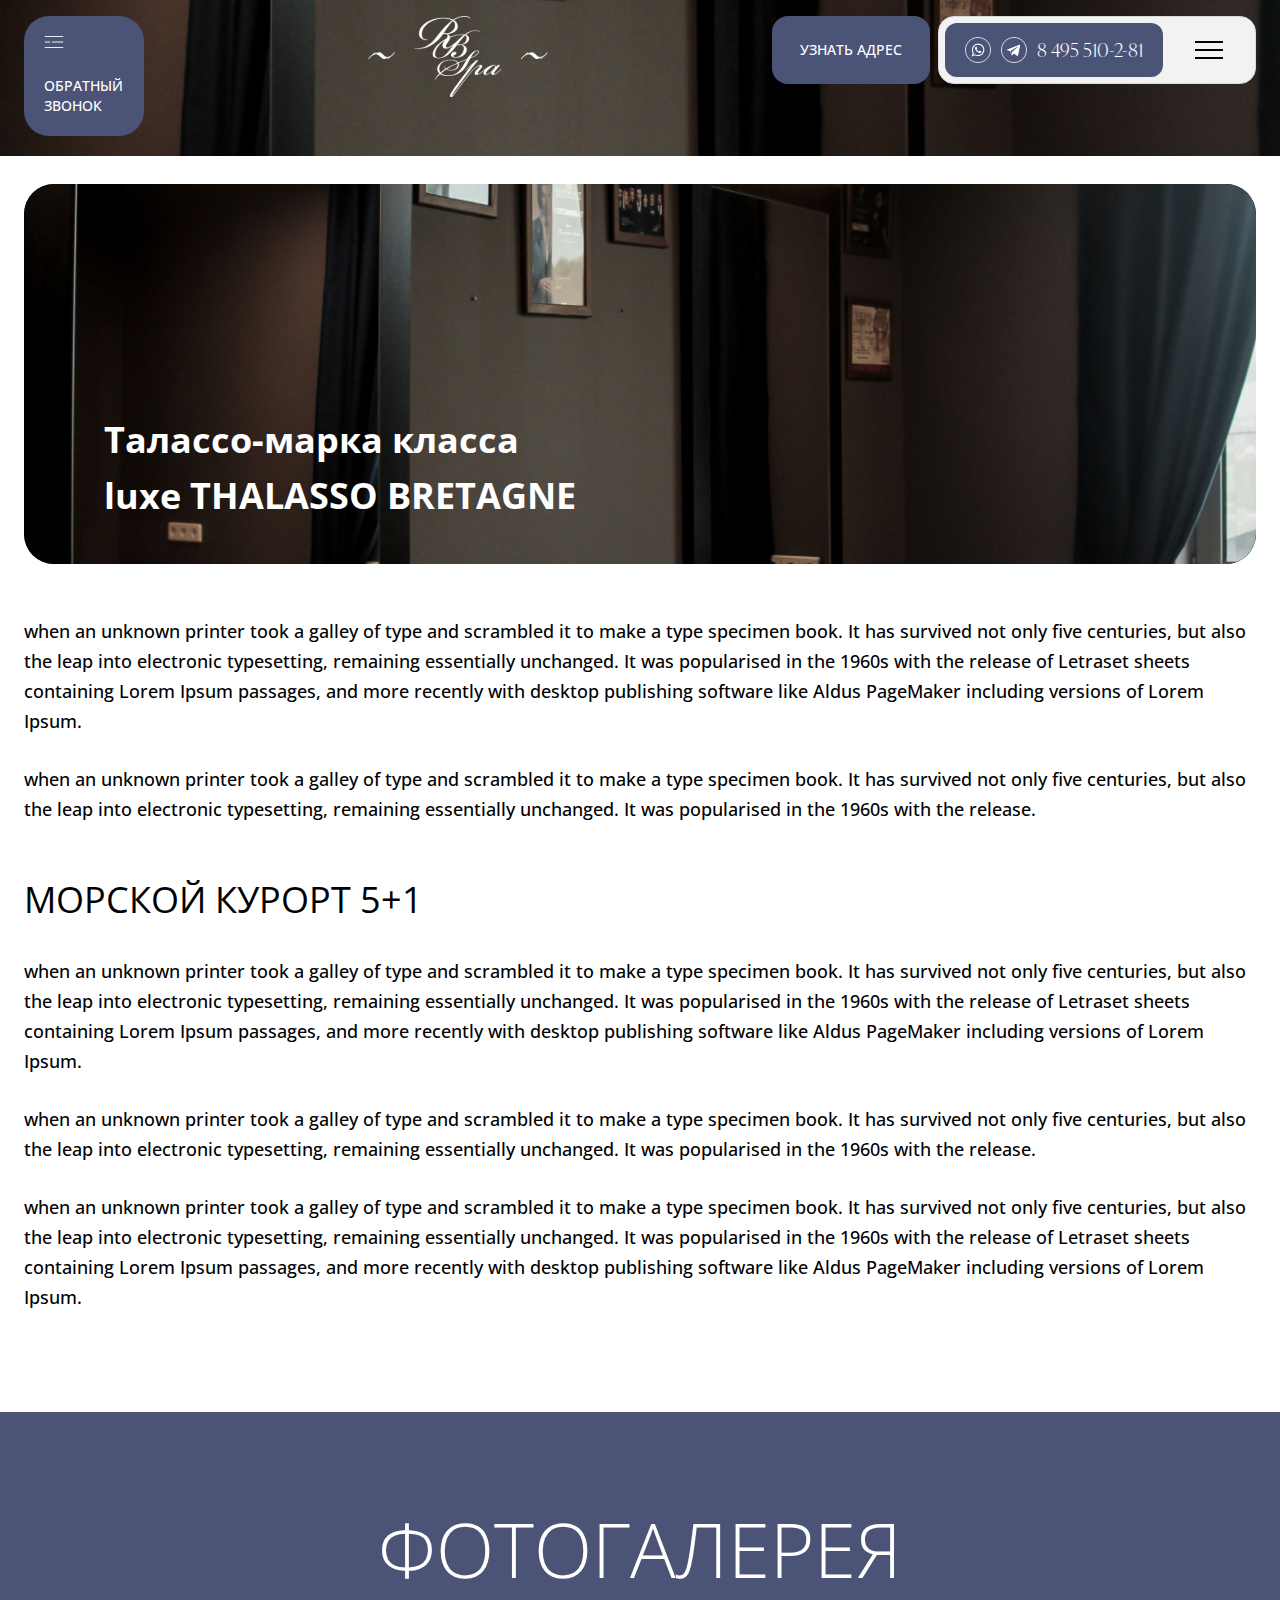
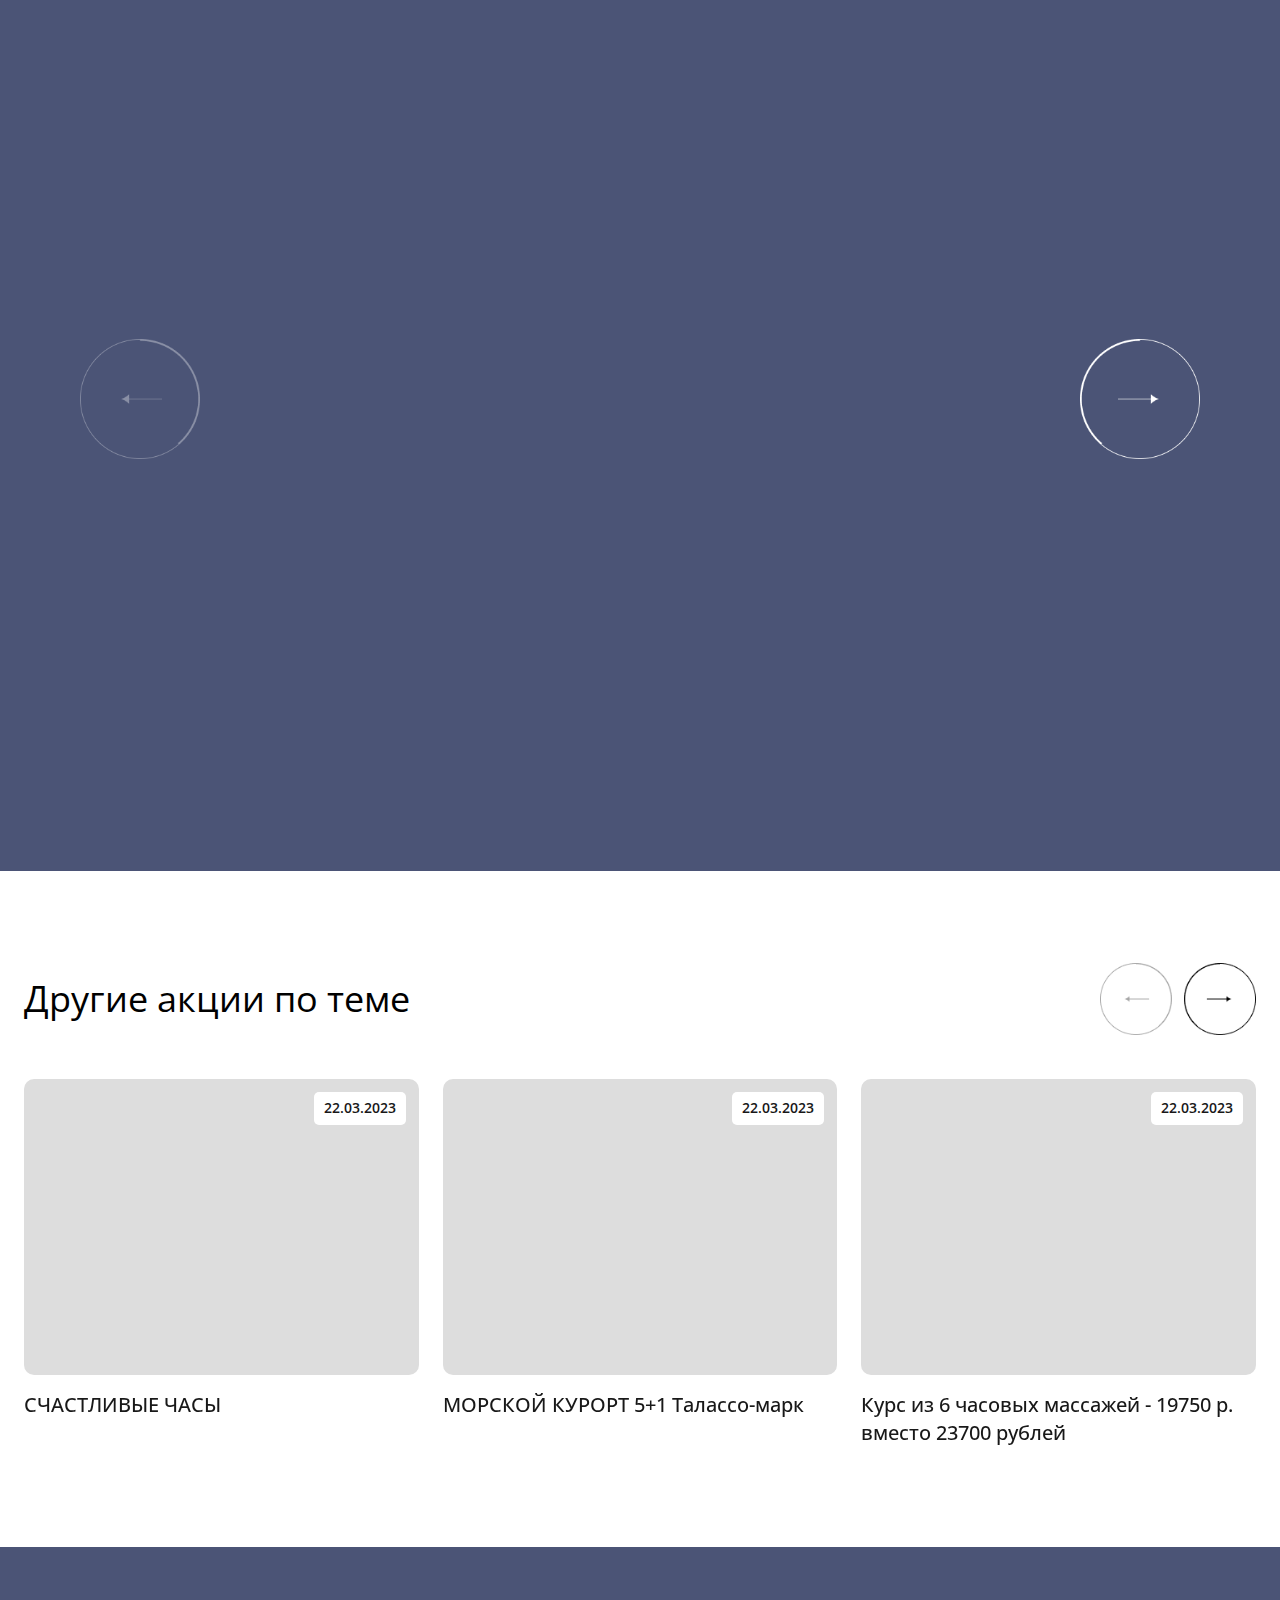
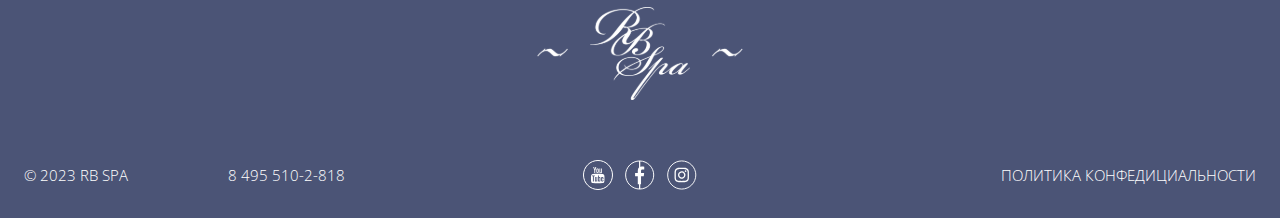
<file: stock.html>
<!DOCTYPE html>
<html lang="ru">
	<head>
		<meta http-equiv="Content-Type" content="text/html; charset=utf-8">

		<!-- Адаптирование страницы для мобильных устройств -->
		<meta name="viewport" content="width=device-width, initial-scale=1, maximum-scale=1">

		<!-- Запрет распознования номера телефона -->
		<meta name="format-detection" content="telephone=no">
		<meta name="SKYPE_TOOLBAR" content ="SKYPE_TOOLBAR_PARSER_COMPATIBLE">

		<!-- Заголовок страницы -->
		<title>Заголовок страницы</title>

		<!-- Данное значение часто используют(использовали) поисковые системы -->
		<meta name="description" content="">
		<meta name="keywords" content="">

		<!-- Изменение цвета панели моб. браузера -->
		<meta name="msapplication-TileColor" content="#4B5476">
		<meta name="theme-color" content="#4B5476">

		<!-- Подключение шрифтов с гугла -->
		<link rel="preconnect" href="https://fonts.googleapis.com">
		<link rel="preconnect" href="https://fonts.gstatic.com" crossorigin>
		<link href="https://fonts.googleapis.com/css2?family=Open+Sans:ital,wght@0,300;0,400;0,500;0,600;0,700;0,800;1,300;1,400;1,500;1,600;1,700;1,800&display=swap" rel="stylesheet">

		<!-- Подключение файлов стилей -->
		<link rel="stylesheet" href="css/swiper-bundle.min.css" async>
		<link rel="stylesheet" href="css/swiper.css" async>
		<link rel="stylesheet" href="css/fancybox.css" async>
		<link rel="stylesheet" href="css/styles.css" async>

		<link rel="stylesheet" href="css/response_1899.css" media="print, (max-width: 1899px)" async>
		<link rel="stylesheet" href="css/response_1439.css" media="print, (max-width: 1439px)" async>
		<link rel="stylesheet" href="css/response_1279.css" media="print, (max-width: 1279px)" async>
		<link rel="stylesheet" href="css/response_1023.css" media="print, (max-width: 1023px)" async>
		<link rel="stylesheet" href="css/response_767.css" media="print, (max-width: 767px)" async>
		<link rel="stylesheet" href="css/response_479.css" media="(max-width: 479px)" async>
	</head>

	<body>
		<div class="wrap">
			<div class="main">
				<header>
					<div class="cont row">
						<div class="callback modal_cont">
							<button class="btn mini_modal_btn" data-modal-id="#callback_modal">
								<svg class="icon"><use xlink:href="images/sprite.svg#ic_menu"></use></svg>
								<span>Обратный звонок</span>
								<span>Закрыть</span>
							</button>

							<div class="mini_modal" id="callback_modal">
								<div class="title">Обратный звонок</div>

								<form action="" class="form">
									<div class="line">
										<div class="field">
											<input type="text" name="" value="" class="input" placeholder="Имя">
										</div>
									</div>

									<div class="line">
										<div class="field">
											<input type="tel" name="" value="" class="input" placeholder="Телефон">
										</div>
									</div>

									<div class="line">
										<div class="field">
											<input type="email" name="" value="" class="input" placeholder="Email">
										</div>
									</div>

									<div class="line">
										<div class="field">
											<textarea name="" placeholder="Сообщение"></textarea>
										</div>
									</div>

									<div class="submit">
										<button type="submit" class="submit_btn">отправить</button>
									</div>
								</form>

								<img data-src="images/bg_callback_modal.png" alt="" class="bg lazyload">
							</div>
						</div>

						<div class="logo">
							<img src="images/logo.svg" alt="">
						</div>

						<div class="address_link">
							<a href="/">Узнать адрес</a>
						</div>

						<div class="bg">
							<nav class="menu row">
								<div class="menu_item">
									<a href="/">О НАС</a>
								</div>

								<div class="menu_item">
									<a href="/">УСЛУГИ</a>
								</div>

								<div class="menu_item">
									<a href="/">ИНТЕРЬЕР</a>
								</div>

								<div class="menu_item">
									<a href="/">SPA СЕРТИФИКАТЫ</a>
								</div>

								<div class="menu_item">
									<a href="/">АКЦИИ</a>
								</div>

								<div class="menu_item">
									<a href="/">КОНТАКТЫ</a>
								</div>
							</nav>

							<div class="contacts">
								<div class="messengers">
									<a href="/" target="_blank" rel="noopener nofollow">
										<svg class="icon"><use xlink:href="images/sprite.svg#ic_whatsapp"></use></svg>
									</a>

									<a href="/" target="_blank" rel="noopener nofollow">
										<svg class="icon"><use xlink:href="images/sprite.svg#ic_telegram"></use></svg>
									</a>
								</div>

								<div class="phone">
									<a href="tel:8495510281">8 495 510-2-81</a>
								</div>
							</div>

							<button class="mob_menu_btn">
								<span></span>
							</button>
						</div>
					</div>

					<img data-src="images/tmp/bg_header.jpg" alt="" class="bg_img lazyload">
				</header>


				<section class="stock_info block">
					<div class="cont">
						<div class="head">
							<h1 class="title">Талассо-марка класса luxe THALASSO BRETAGNE</h1>

							<img data-src="images/tmp/stock_info_img.jpg" alt="" class="lazyload">
						</div>

						<div class="text_block">
							<p>when an unknown printer took a galley of type and scrambled it to make a type specimen book. It has survived not only five centuries, but also the leap into electronic typesetting, remaining essentially unchanged. It was popularised in the 1960s with the release of Letraset sheets containing Lorem Ipsum passages, and more recently with desktop publishing software like Aldus PageMaker including versions of Lorem Ipsum.</p>

							<p>when an unknown printer took a galley of type and scrambled it to make a type specimen book. It has survived not only five centuries, but also the leap into electronic typesetting, remaining essentially unchanged. It was popularised in the 1960s with the release.</p>

							<h2>МОРСКОЙ КУРОРТ 5+1</h2>

							<p>when an unknown printer took a galley of type and scrambled it to make a type specimen book. It has survived not only five centuries, but also the leap into electronic typesetting, remaining essentially unchanged. It was popularised in the 1960s with the release of Letraset sheets containing Lorem Ipsum passages, and more recently with desktop publishing software like Aldus PageMaker including versions of Lorem Ipsum.</p>

							<p>when an unknown printer took a galley of type and scrambled it to make a type specimen book. It has survived not only five centuries, but also the leap into electronic typesetting, remaining essentially unchanged. It was popularised in the 1960s with the release.</p>

							<p>when an unknown printer took a galley of type and scrambled it to make a type specimen book. It has survived not only five centuries, but also the leap into electronic typesetting, remaining essentially unchanged. It was popularised in the 1960s with the release of Letraset sheets containing Lorem Ipsum passages, and more recently with desktop publishing software like Aldus PageMaker including versions of Lorem Ipsum.</p>
						</div>
					</div>
				</section>


				<section class="photo_gallery block">
					<div class="cont">
						<div class="block_title">Фотогалерея</div>

						<div class="swiper">
							<div class="swiper-wrapper">
								<div class="swiper-slide">
									<a href="images/tmp/photo_gallery_thumb1.jpg" class="item fancy_img">
										<img data-src="images/tmp/photo_gallery_thumb1.jpg" alt="" class="swiper-lazy">
									</a>
								</div>

								<div class="swiper-slide">
									<a href="images/tmp/photo_gallery_thumb1.jpg" class="item fancy_img">
										<img data-src="images/tmp/photo_gallery_thumb1.jpg" alt="" class="swiper-lazy">
									</a>
								</div>

								<div class="swiper-slide">
									<a href="images/tmp/photo_gallery_thumb1.jpg" class="item fancy_img">
										<img data-src="images/tmp/photo_gallery_thumb1.jpg" alt="" class="swiper-lazy">
									</a>
								</div>

								<div class="swiper-slide">
									<a href="images/tmp/photo_gallery_thumb1.jpg" class="item fancy_img">
										<img data-src="images/tmp/photo_gallery_thumb1.jpg" alt="" class="swiper-lazy">
									</a>
								</div>

								<div class="swiper-slide">
									<a href="images/tmp/photo_gallery_thumb1.jpg" class="item fancy_img">
										<img data-src="images/tmp/photo_gallery_thumb1.jpg" alt="" class="swiper-lazy">
									</a>
								</div>
							</div>

							<div class="swiper-button-prev">
								<img src="images/ic_slider_arrow.png" alt="" class="icon">
							</div>

							<div class="swiper-button-next">
								<img src="images/ic_slider_arrow.png" alt="" class="icon">
							</div>
						</div>
					</div>
				</section>


				<section class="stocks block">
					<div class="cont">
						<div class="block_head">
							<div class="title">Другие акции по теме</div>
						</div>

						<div class="swiper">
							<div class="swiper-wrapper">
								<div class="swiper-slide">
									<a href="/" class="stock">
										<div class="thumb">
											<div class="date">22.03.2023</div>

											<img data-src="images/tmp/stock_thumb1.jpg" alt="" class="swiper-lazy">
										</div>

										<div class="name">СЧАСТЛИВЫЕ ЧАСЫ</div>
									</a>
								</div>

								<div class="swiper-slide">
									<a href="/" class="stock">
										<div class="thumb">
											<div class="date">22.03.2023</div>

											<img data-src="images/tmp/stock_thumb2.jpg" alt="" class="swiper-lazy">
										</div>

										<div class="name">МОРСКОЙ КУРОРТ 5+1 Талассо-марк</div>
									</a>
								</div>

								<div class="swiper-slide">
									<a href="/" class="stock">
										<div class="thumb">
											<div class="date">22.03.2023</div>

											<img data-src="images/tmp/stock_thumb3.jpg" alt="" class="swiper-lazy">
										</div>

										<div class="name">Курс из 6 часовых массажей - 19750 р. вместо 23700 рублей</div>
									</a>
								</div>

								<div class="swiper-slide">
									<a href="/" class="stock">
										<div class="thumb">
											<div class="date">22.03.2023</div>

											<img data-src="images/tmp/stock_thumb1.jpg" alt="" class="swiper-lazy">
										</div>

										<div class="name">СЧАСТЛИВЫЕ ЧАСЫ</div>
									</a>
								</div>

								<div class="swiper-slide">
									<a href="/" class="stock">
										<div class="thumb">
											<div class="date">22.03.2023</div>

											<img data-src="images/tmp/stock_thumb2.jpg" alt="" class="swiper-lazy">
										</div>

										<div class="name">МОРСКОЙ КУРОРТ 5+1 Талассо-марк</div>
									</a>
								</div>

								<div class="swiper-slide">
									<a href="/" class="stock">
										<div class="thumb">
											<div class="date">22.03.2023</div>

											<img data-src="images/tmp/stock_thumb3.jpg" alt="" class="swiper-lazy">
										</div>

										<div class="name">Курс из 6 часовых массажей - 19750 р. вместо 23700 рублей</div>
									</a>
								</div>
							</div>

							<div class="swiper-button-prev">
								<img src="images/ic_slider_arrow_dark.png" alt="" class="icon">
							</div>

							<div class="swiper-button-next">
								<img src="images/ic_slider_arrow_dark.png" alt="" class="icon">
							</div>
						</div>
					</div>
				</section>
			</div>


			<footer>
				<div class="cont row">
					<div class="logo">
						<img src="images/logo.svg" alt="">
					</div>

					<div class="copyright">&copy; 2023 RB SPA</div>

					<div class="phone">
						<a href="tel:84955102818">8 495 510-2-818</a>
					</div>

					<div class="socials">
						<a href="/" target="_blank" rel="noopener nofollow">
							<svg class="icon"><use xlink:href="images/sprite.svg#ic_youtube"></use></svg>
						</a>

						<a href="/" target="_blank" rel="noopener nofollow">
							<svg class="icon"><use xlink:href="images/sprite.svg#ic_fb"></use></svg>
						</a>

						<a href="/" target="_blank" rel="noopener nofollow">
							<svg class="icon"><use xlink:href="images/sprite.svg#ic_instagram"></use></svg>
						</a>
					</div>

					<div class="privacy_policy_link">
						<a href="/">Политика конфедициальности</a>
					</div>
				</div>
			</footer>
		</div>


		<!-- Подключение javascript файлов -->
		<script src="js/jquery-3.6.3.min.js"></script>
		<script src="js/functions.js"></script>
		<script src="js/swiper-bundle.min.js"></script>
		<script src="js/fancybox.js"></script>
		<script src="js/imask.js"></script>
		<script src="js/scripts.js"></script>
	</body>
</html>
</file>
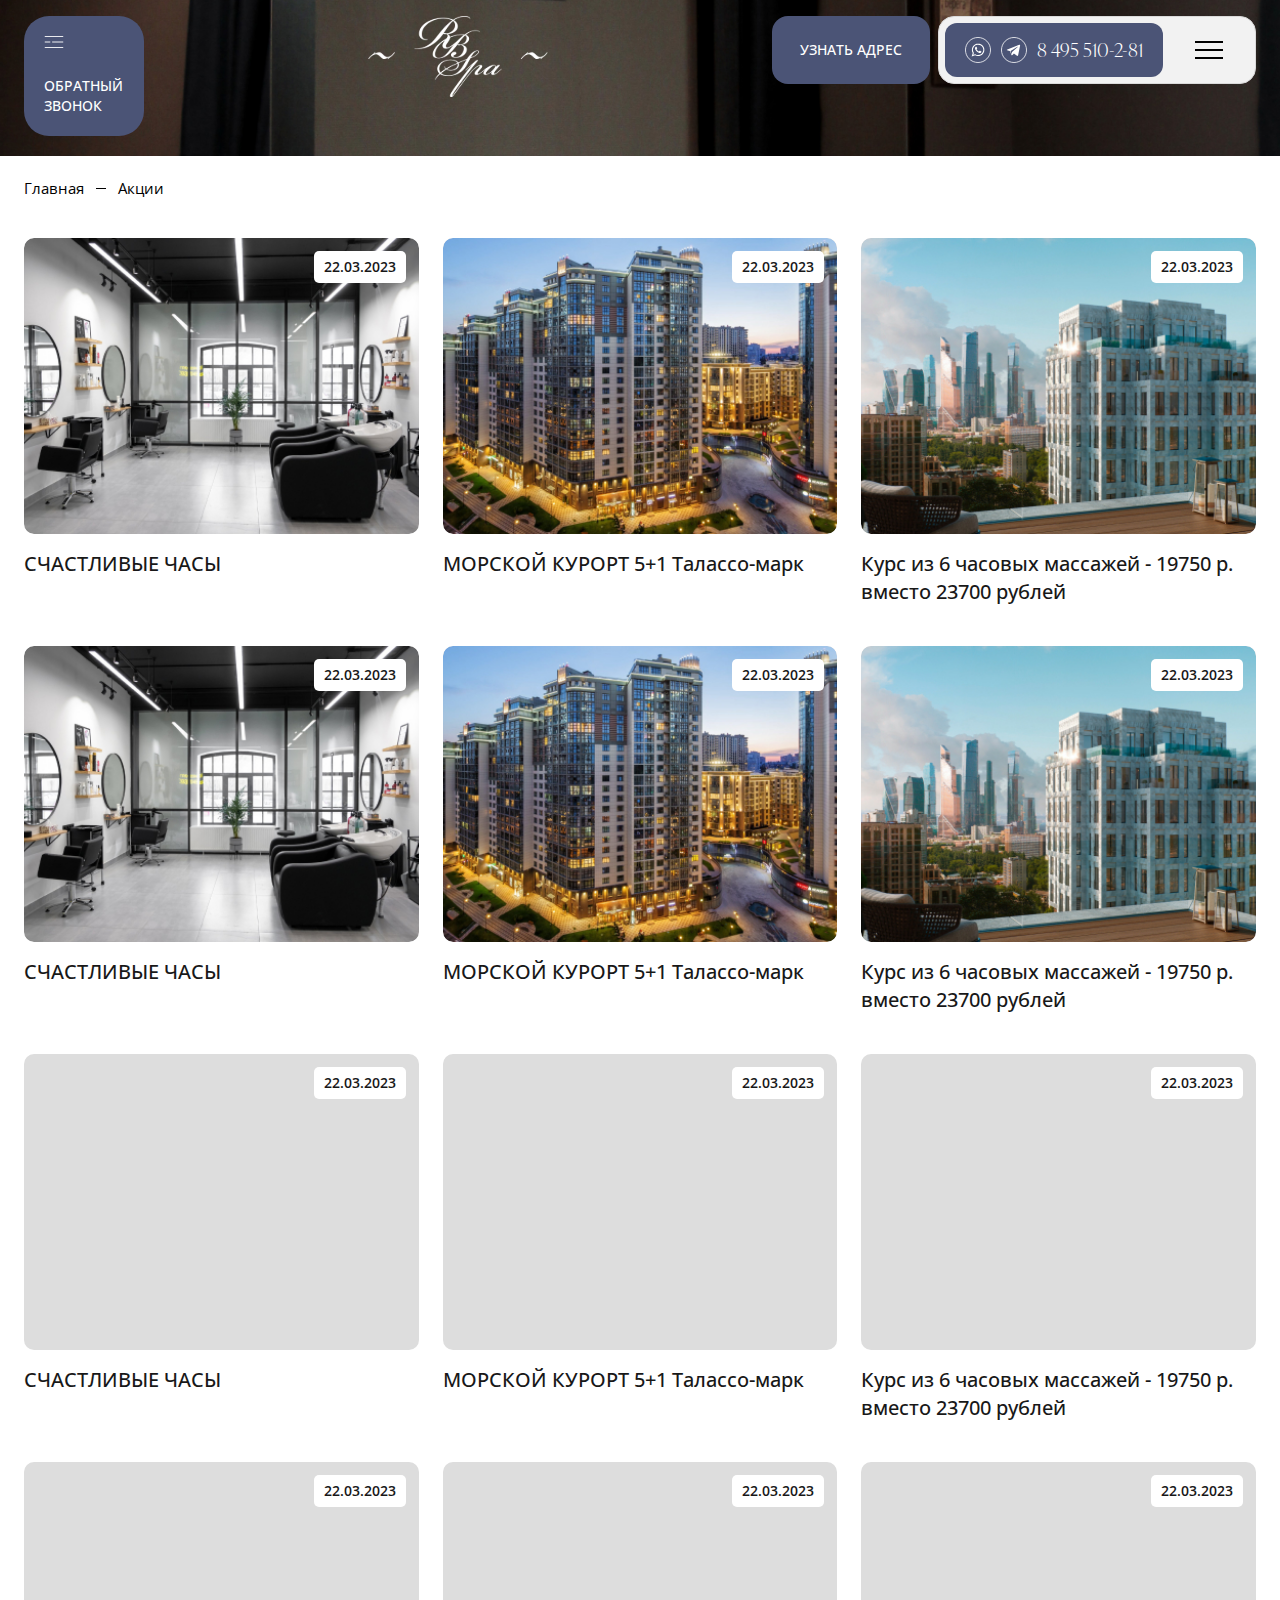
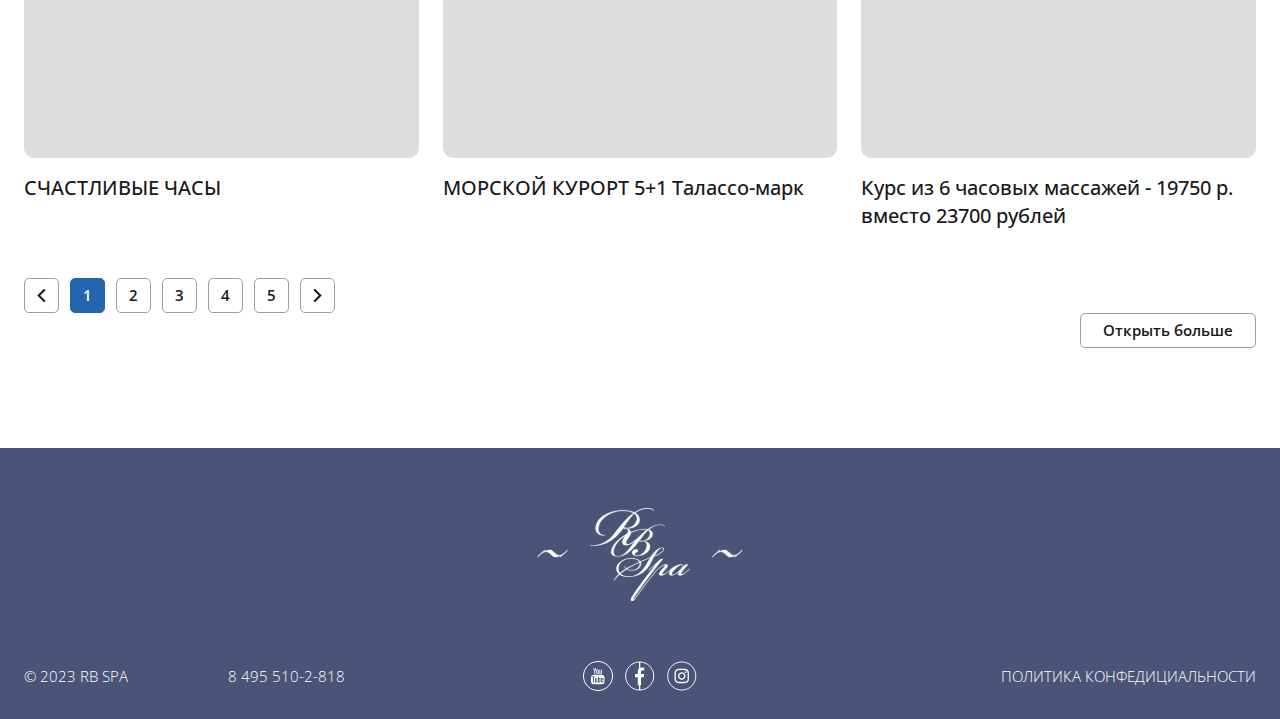
<file: stocks.html>
<!DOCTYPE html>
<html lang="ru">
	<head>
		<meta http-equiv="Content-Type" content="text/html; charset=utf-8">

		<!-- Адаптирование страницы для мобильных устройств -->
		<meta name="viewport" content="width=device-width, initial-scale=1, maximum-scale=1">

		<!-- Запрет распознования номера телефона -->
		<meta name="format-detection" content="telephone=no">
		<meta name="SKYPE_TOOLBAR" content ="SKYPE_TOOLBAR_PARSER_COMPATIBLE">

		<!-- Заголовок страницы -->
		<title>Заголовок страницы</title>

		<!-- Данное значение часто используют(использовали) поисковые системы -->
		<meta name="description" content="">
		<meta name="keywords" content="">

		<!-- Изменение цвета панели моб. браузера -->
		<meta name="msapplication-TileColor" content="#4B5476">
		<meta name="theme-color" content="#4B5476">

		<!-- Подключение шрифтов с гугла -->
		<link rel="preconnect" href="https://fonts.googleapis.com">
		<link rel="preconnect" href="https://fonts.gstatic.com" crossorigin>
		<link href="https://fonts.googleapis.com/css2?family=Open+Sans:ital,wght@0,300;0,400;0,500;0,600;0,700;0,800;1,300;1,400;1,500;1,600;1,700;1,800&display=swap" rel="stylesheet">

		<!-- Подключение файлов стилей -->
		<link rel="stylesheet" href="css/swiper-bundle.min.css" async>
		<link rel="stylesheet" href="css/swiper.css" async>
		<link rel="stylesheet" href="css/fancybox.css" async>
		<link rel="stylesheet" href="css/styles.css" async>

		<link rel="stylesheet" href="css/response_1899.css" media="print, (max-width: 1899px)" async>
		<link rel="stylesheet" href="css/response_1439.css" media="print, (max-width: 1439px)" async>
		<link rel="stylesheet" href="css/response_1279.css" media="print, (max-width: 1279px)" async>
		<link rel="stylesheet" href="css/response_1023.css" media="print, (max-width: 1023px)" async>
		<link rel="stylesheet" href="css/response_767.css" media="print, (max-width: 767px)" async>
		<link rel="stylesheet" href="css/response_479.css" media="(max-width: 479px)" async>
	</head>

	<body>
		<div class="wrap">
			<div class="main">
				<header>
					<div class="cont row">
						<div class="callback modal_cont">
							<button class="btn mini_modal_btn" data-modal-id="#callback_modal">
								<svg class="icon"><use xlink:href="images/sprite.svg#ic_menu"></use></svg>
								<span>Обратный звонок</span>
								<span>Закрыть</span>
							</button>

							<div class="mini_modal" id="callback_modal">
								<div class="title">Обратный звонок</div>

								<form action="" class="form">
									<div class="line">
										<div class="field">
											<input type="text" name="" value="" class="input" placeholder="Имя">
										</div>
									</div>

									<div class="line">
										<div class="field">
											<input type="tel" name="" value="" class="input" placeholder="Телефон">
										</div>
									</div>

									<div class="line">
										<div class="field">
											<input type="email" name="" value="" class="input" placeholder="Email">
										</div>
									</div>

									<div class="line">
										<div class="field">
											<textarea name="" placeholder="Сообщение"></textarea>
										</div>
									</div>

									<div class="submit">
										<button type="submit" class="submit_btn">отправить</button>
									</div>
								</form>

								<img data-src="images/bg_callback_modal.png" alt="" class="bg lazyload">
							</div>
						</div>

						<div class="logo">
							<img src="images/logo.svg" alt="">
						</div>

						<div class="address_link">
							<a href="/">Узнать адрес</a>
						</div>

						<div class="bg">
							<nav class="menu row">
								<div class="menu_item">
									<a href="/">О НАС</a>
								</div>

								<div class="menu_item">
									<a href="/">УСЛУГИ</a>
								</div>

								<div class="menu_item">
									<a href="/">ИНТЕРЬЕР</a>
								</div>

								<div class="menu_item">
									<a href="/">SPA СЕРТИФИКАТЫ</a>
								</div>

								<div class="menu_item">
									<a href="/">АКЦИИ</a>
								</div>

								<div class="menu_item">
									<a href="/">КОНТАКТЫ</a>
								</div>
							</nav>

							<div class="contacts">
								<div class="messengers">
									<a href="/" target="_blank" rel="noopener nofollow">
										<svg class="icon"><use xlink:href="images/sprite.svg#ic_whatsapp"></use></svg>
									</a>

									<a href="/" target="_blank" rel="noopener nofollow">
										<svg class="icon"><use xlink:href="images/sprite.svg#ic_telegram"></use></svg>
									</a>
								</div>

								<div class="phone">
									<a href="tel:8495510281">8 495 510-2-81</a>
								</div>
							</div>

							<button class="mob_menu_btn">
								<span></span>
							</button>
						</div>
					</div>

					<img data-src="images/tmp/bg_header.jpg" alt="" class="bg_img lazyload">
				</header>


				<section class="page_head">
					<div class="cont">
						<div class="breadcrumbs">
							<a href="/">Главная</a> <span class="sep"></span>
							<span class="current">Акции</span>
						</div>
					</div>
				</section>


				<section class="stocks block">
					<div class="cont">
						<div class="row">
							<a href="/" class="stock">
								<div class="thumb">
									<div class="date">22.03.2023</div>

									<img data-src="images/tmp/stock_thumb1.jpg" alt="" class="lazyload">
								</div>

								<div class="name">СЧАСТЛИВЫЕ ЧАСЫ</div>
							</a>

							<a href="/" class="stock">
								<div class="thumb">
									<div class="date">22.03.2023</div>

									<img data-src="images/tmp/stock_thumb2.jpg" alt="" class="lazyload">
								</div>

								<div class="name">МОРСКОЙ КУРОРТ 5+1 Талассо-марк</div>
							</a>

							<a href="/" class="stock">
								<div class="thumb">
									<div class="date">22.03.2023</div>

									<img data-src="images/tmp/stock_thumb3.jpg" alt="" class="lazyload">
								</div>

								<div class="name">Курс из 6 часовых массажей - 19750 р. вместо 23700 рублей</div>
							</a>

							<a href="/" class="stock">
								<div class="thumb">
									<div class="date">22.03.2023</div>

									<img data-src="images/tmp/stock_thumb1.jpg" alt="" class="lazyload">
								</div>

								<div class="name">СЧАСТЛИВЫЕ ЧАСЫ</div>
							</a>

							<a href="/" class="stock">
								<div class="thumb">
									<div class="date">22.03.2023</div>

									<img data-src="images/tmp/stock_thumb2.jpg" alt="" class="lazyload">
								</div>

								<div class="name">МОРСКОЙ КУРОРТ 5+1 Талассо-марк</div>
							</a>

							<a href="/" class="stock">
								<div class="thumb">
									<div class="date">22.03.2023</div>

									<img data-src="images/tmp/stock_thumb3.jpg" alt="" class="lazyload">
								</div>

								<div class="name">Курс из 6 часовых массажей - 19750 р. вместо 23700 рублей</div>
							</a>

							<a href="/" class="stock">
								<div class="thumb">
									<div class="date">22.03.2023</div>

									<img data-src="images/tmp/stock_thumb1.jpg" alt="" class="lazyload">
								</div>

								<div class="name">СЧАСТЛИВЫЕ ЧАСЫ</div>
							</a>

							<a href="/" class="stock">
								<div class="thumb">
									<div class="date">22.03.2023</div>

									<img data-src="images/tmp/stock_thumb2.jpg" alt="" class="lazyload">
								</div>

								<div class="name">МОРСКОЙ КУРОРТ 5+1 Талассо-марк</div>
							</a>

							<a href="/" class="stock">
								<div class="thumb">
									<div class="date">22.03.2023</div>

									<img data-src="images/tmp/stock_thumb3.jpg" alt="" class="lazyload">
								</div>

								<div class="name">Курс из 6 часовых массажей - 19750 р. вместо 23700 рублей</div>
							</a>

							<a href="/" class="stock">
								<div class="thumb">
									<div class="date">22.03.2023</div>

									<img data-src="images/tmp/stock_thumb1.jpg" alt="" class="lazyload">
								</div>

								<div class="name">СЧАСТЛИВЫЕ ЧАСЫ</div>
							</a>

							<a href="/" class="stock">
								<div class="thumb">
									<div class="date">22.03.2023</div>

									<img data-src="images/tmp/stock_thumb2.jpg" alt="" class="lazyload">
								</div>

								<div class="name">МОРСКОЙ КУРОРТ 5+1 Талассо-марк</div>
							</a>

							<a href="/" class="stock">
								<div class="thumb">
									<div class="date">22.03.2023</div>

									<img data-src="images/tmp/stock_thumb3.jpg" alt="" class="lazyload">
								</div>

								<div class="name">Курс из 6 часовых массажей - 19750 р. вместо 23700 рублей</div>
							</a>
						</div>

						<div class="pagination">
							<div class="links">
								<a href="/" class="prev">
									<svg class="icon"><use xlink:href="images/sprite.svg#ic_arr_hor"></use></svg>
								</a>

								<a class="active">1</a>
								<a href="/">2</a>
								<a href="/">3</a>
								<a href="/">4</a>
								<a href="/">5</a>

								<a href="/" class="next">
									<svg class="icon"><use xlink:href="images/sprite.svg#ic_arr_hor"></use></svg>
								</a>
							</div>

							<button class="more_btn">Открыть больше</button>
						</div>
					</div>
				</section>
			</div>


			<footer>
				<div class="cont row">
					<div class="logo">
						<img src="images/logo.svg" alt="">
					</div>

					<div class="copyright">&copy; 2023 RB SPA</div>

					<div class="phone">
						<a href="tel:84955102818">8 495 510-2-818</a>
					</div>

					<div class="socials">
						<a href="/" target="_blank" rel="noopener nofollow">
							<svg class="icon"><use xlink:href="images/sprite.svg#ic_youtube"></use></svg>
						</a>

						<a href="/" target="_blank" rel="noopener nofollow">
							<svg class="icon"><use xlink:href="images/sprite.svg#ic_fb"></use></svg>
						</a>

						<a href="/" target="_blank" rel="noopener nofollow">
							<svg class="icon"><use xlink:href="images/sprite.svg#ic_instagram"></use></svg>
						</a>
					</div>

					<div class="privacy_policy_link">
						<a href="/">Политика конфедициальности</a>
					</div>
				</div>
			</footer>
		</div>


		<!-- Подключение javascript файлов -->
		<script src="js/jquery-3.6.3.min.js"></script>
		<script src="js/functions.js"></script>
		<script src="js/swiper-bundle.min.js"></script>
		<script src="js/fancybox.js"></script>
		<script src="js/imask.js"></script>
		<script src="js/scripts.js"></script>
	</body>
</html>
</file>
<file: css/styles.css>
/*-----------
    Fonts
-----------*/
@font-face
{
    font-family: 'IvyMode';
    font-weight: 300;
    font-style: normal;

    font-display: swap;
    src: url('../fonts/IvyMode-Light.woff2') format('woff2'),
    url('../fonts/IvyMode-Light.woff') format('woff'),
    url('../fonts/IvyMode-Light.ttf') format('truetype');
}



/*------------------
    Reset styles
------------------*/
*
{
    box-sizing: border-box;
    margin: 0;
    padding: 0;

    scroll-margin-top: 24px;
}

*:before,
*:after
{
    box-sizing: border-box;
}

html
{
    -webkit-font-smoothing: antialiased;
    -moz-osx-font-smoothing: grayscale;
        -ms-text-size-adjust: 100%;
    -webkit-text-size-adjust: 100%;
}

body
{
    margin: 0;

    overscroll-behavior: none;
    -webkit-tap-highlight-color: transparent;
    -webkit-overflow-scrolling: touch;
    text-rendering: optimizeLegibility;
    text-decoration-skip: objects;
}

img
{
    border-style: none;
}

textarea
{
    overflow: auto;
}

input,
textarea,
input:active,
textarea:active,
button
{
    margin: 0;

    -webkit-border-radius: 0;
            border-radius: 0;
         outline: none transparent !important;
    box-shadow: none;

    -webkit-appearance: none;
            appearance: none;
    -moz-outline: none !important;
}

input::-webkit-outer-spin-button,
input::-webkit-inner-spin-button
{
    margin: 0;

    -webkit-appearance: none;
}

input[type=number]
{
    -moz-appearance: textfield;
}

:focus
{
    outline: 0;
}

:hover,
:active
{
    -webkit-tap-highlight-color: rgba(0, 0, 0, 0);
    -webkit-touch-callout: none;
}


::-ms-clear
{
    display: none;
}



/*-------------------
    Global styles
-------------------*/
:root
{
    --bg: #fff;
    --scroll_width: 17px;
    --text_color: #000;
    --font_size: 16px;
    --font_size_title: 40px;
    --font_family: 'Open Sans', 'Arial', sans-serif;
    --font_family2: 'IvyMode', 'Arial', sans-serif;
}


::selection
{
    color: #fff;

    background: #4b5476;
}

::-moz-selection
{
    color: #fff;

    background: #4b5476;
}


.clear
{
    clear: both;
}

.left
{
    float: left;
}

.right
{
    float: right;
}



html
{
    height: 100%;
    min-height: -moz-available;
    min-height: -webkit-fill-available;
    min-height:         fill-available;
}

html.custom_scroll ::-webkit-scrollbar
{
    width: 10px;
    height: 10px;

    background-color: var(--bg);
}

html.custom_scroll ::-webkit-scrollbar-thumb
{
    background-color: #4b5476;
}

html.custom_scroll
{
    scrollbar-color: #4b5476 var(--bg);
    scrollbar-width: thin;
}


body
{
    color: var(--text_color);
    font: var(--font_size) var(--font_family);

    height: 100%;
    min-height: -moz-available;
    min-height: -webkit-fill-available;
    min-height:         fill-available;
}

body.menu_open
{
    overflow: hidden;
}


button
{
    color: inherit;
    font-family: inherit;
    font-size: inherit;
    font-weight: inherit;
    line-height: inherit;

    display: inline-block;

    cursor: pointer;
    vertical-align: top;

    border: none;
    background: none;
}


.wrap
{
    position: relative;
    z-index: 9;

    display: flex;
    overflow: hidden;
    flex-direction: column;

    min-width: 375px;
    min-height: 100%;

    background: var(--bg);
}


.main
{
    display: flex;
    flex-direction: column;

    flex: 1 0 auto;
}


.cont
{
    width: 100%;
    max-width: 1348px;
    margin: 0 auto;
    padding: 0 24px;
}


.lazyload,
.swiper-lazy
{
    transition: opacity .5s linear;

    opacity: 0;
}

.lazyload.loaded,
.swiper-lazy-loaded
{
    opacity: 1;
}


.row
{
    display: flex;

    justify-content: flex-start;
    align-items: flex-start;
    align-content: flex-start;
    flex-wrap: wrap;
}



.block
{
    margin-bottom: 108px;
}



/*--------------
    Fancybox
--------------*/
.fancybox__backdrop
{
    background: rgba(0, 0, 0, .6);
}



/*----------------
    Mini modal
----------------*/
.modal_cont
{
    position: relative;
}


.mini_modal
{
    position: absolute;
    z-index: 100;
    top: 0;
    left: 0;

    visibility: hidden;

    transition: .2s linear;
    pointer-events: none;

    opacity: 0;
}

.mini_modal.active
{
    visibility: visible;

    pointer-events: auto;

    opacity: 1;
}



/*----------------
    Pagination
----------------*/
.pagination
{
    margin-top: 50px;
}

.pagination.center
{
    justify-content: center;
}

.pagination.alignright
{
    justify-content: flex-end;
}


.pagination .links
{
    display: flex;

    justify-content: flex-start;
    align-items: center;
    align-content: center;
    flex-wrap: wrap;
}

.pagination .links > * + *
{
    margin-left: 11px;
}


.pagination .links a
{
    color: #181818;
    font-weight: 600;
    line-height: 33px;

    display: inline-block;

    width: 35px;
    height: 35px;

    transition: .2s linear;
    text-align: center;
    vertical-align: top;
    text-decoration: none;

    border: 1px solid #9e9e9e;
    border-radius: 5px;
}

.pagination .links a:hover,
.pagination .links a.active
{
    color: #fff;

    border-color: #2565af;
    background: #2565af;
}


.pagination .links a.prev,
.pagination .links a.next
{
    display: flex;

    justify-content: center;
    align-items: center;
    align-content: center;
    flex-wrap: wrap;
}


.pagination .links a.prev .icon,
.pagination .links a.next .icon
{
    display: block;

    width: 9px;
    height: 13px;
}

.pagination .links a.next .icon
{
    transform: rotate(180deg);
}


.pagination .more_btn
{
    color: #181818;
    font-weight: 600;
    line-height: 33px;

    display: block;

    height: 35px;
    margin-left: auto;
    padding: 0 22px;

    transition: .2s linear;

    border: 1px solid #9e9e9e;
    border-radius: 5px;
}

.pagination .more_btn:hover
{
    color: #fff;

    border-color: #2565af;
    background: #2565af;
}



/*---------------
    Accordion
---------------*/
.accordion_item
{
    border: 1px dashed #cbcbcb;
    border-radius: 20px;
}

.accordion_item + .accordion_item
{
    margin-top: 20px;
}


.accordion_item .head
{
    position: relative;

    padding: 35px 150px 42px 57px;

    cursor: pointer;
}


.accordion_item .head .title
{
    font-size: 32px;
    font-weight: 300;
    line-height: 98.6%;

    text-transform: uppercase;
}


.accordion_item .head .arr
{
    position: absolute;
    top: 0;
    right: 32px;
    bottom: 0;

    display: flex;

    width: 61px;
    height: 61px;
    margin: auto 0;

    justify-content: center;
    align-items: center;
    align-content: center;
    flex-wrap: wrap;
}

.accordion_item .head .arr .icon
{
    color: #fff;

    position: relative;
    z-index: 2;
    top: 2px;

    display: block;

    width: 23px;
    height: 13px;

    transition: .2s linear;
}

.accordion_item .head .arr .bg
{
    color: #5dc3b6;

    position: absolute;
    z-index: 1;
    top: 0;
    left: 0;

    display: block;

    width: 100%;
    height: 100%;

    transition: color .2s linear;
}


.accordion_item.active .head .title
{
    font-weight: 500;
}

.accordion_item.active .head .arr .icon
{
    top: 0;

    transform: rotate(180deg);
}

.accordion_item.active .head .arr .bg
{
    color: #a2948e;
}


.accordion_item .data
{
    display: none;

    padding: 0 35px 39px;
}



/*------------
    Header
------------*/
header
{
    font-size: 14px;

    position: relative;
    z-index: 9;
    top: 0;
    left: 0;

    width: 100%;
    padding: 16px 0 23px;

    background: #ddd;
}

header.absolute
{
    position: absolute;

    background: none;
}


header .cont
{
    position: relative;
    z-index: 3;

    max-width: 1920px;
    padding: 0 50px;

    justify-content: space-between;
}



header .callback .btn
{
    color: #fff;
    font-weight: 500;
    line-height: 20px;

    position: relative;
    z-index: 9;

    display: flex;
    flex-direction: column;

    width: 133px;
    height: 133px;
    padding: 22px 20px 25px;

    transition: background .2s linear;
    text-align: left;
    text-transform: uppercase;

    border-radius: 25px;
    background: #4b5476;
}


header .callback .btn .icon
{
    display: block;

    width: 20px;
    min-width: 20px;
    height: 12px;
    min-height: 12px;
    margin-bottom: auto;
}


header .callback .btn:hover
{
    background: #7984ac;
}


header .callback .btn span + span,
header .callback .btn.active span
{
    display: none;
}

header .callback .btn.active span + span
{
    display: block;
}


header .callback .mini_modal
{
    z-index: 5;

    width: 1149px;
    padding: 235px 248px 285px 261px;

    border-radius: 25px;
    background: #a2948e;
}


header .callback .title
{
    color: #fff;
    font-size: 40px;
    font-weight: 500;
    line-height: 20px;

    margin-bottom: 69px;

    text-align: center;
    text-transform: uppercase;
}


header .callback .form
{
    --form_border_color: #fff;
    --form_focus_color: #fff;
    --form_bg_color: transparent;
    --form_placeholder_color: #fff;
}


header .callback .bg
{
    position: absolute;
    bottom: -380px;
    left: 57px;

    display: block;

    width: 495px;
    height: 642px;

    pointer-events: none;
}



header .logo
{
    color: currentColor;

    display: block;

    margin-right: auto;
    margin-left: auto;

    text-decoration: none;
}

header .logo img
{
    display: block;
}



header .address_link a
{
    color: #fff;
    font-weight: 500;
    line-height: 20px;

    display: block;

    padding: 29px 50px;

    transition: background .2s linear;
    text-decoration: none;
    text-transform: uppercase;

    border-radius: 25px;
    background: #4b5476;
}

header .address_link a:hover
{
    background: #7984ac;
}



header .cont > .bg
{
    display: flex;

    padding: 9px 12px 9px 100px;

    border: 1px solid #dadada;
    border-radius: 25px;
    background: #f2f2f2;

    justify-content: flex-start;
    align-items: center;
    align-content: center;
    flex-wrap: wrap;
}



header .menu_item + .menu_item
{
    margin-left: 58px;
}


header .menu_item > a
{
    color: currentColor;
    font-weight: 500;
    line-height: 20px;

    display: block;

    text-decoration: none;
    text-transform: uppercase;
}



header .mob_menu_btn
{
    display: none;

    width: 44px;
    height: 34px;
    margin-left: 24px;
    padding: 8px;

    justify-content: center;
    align-items: center;
    align-content: center;
    flex-wrap: wrap;
}


header .mob_menu_btn span
{
    position: relative;

    display: block;

    width: 100%;
    height: 2px;

    transition: background .2s linear;

    background: currentColor;
}

header .mob_menu_btn span:before,
header .mob_menu_btn span:after
{
    position: absolute;
    top: -8px;
    left: 0;

    display: block;

    width: 100%;
    height: 100%;

    content: '';
    transition: .2s linear;

    background: currentColor;
}

header .mob_menu_btn span:after
{
    top: 8px;
}


header .mob_menu_btn.active span
{
    background: transparent;
}

header .mob_menu_btn.active span:before
{
    top: 0;

    transform: rotate(-45deg);
}

header .mob_menu_btn.active span:after
{
    top: 0;

    transform: rotate(45deg);
}



header .contacts
{
    color: #fff;

    display: flex;

    margin-left: 50px;
    padding: 16px 24px;

    border-radius: 15px;
    background: #4b5476;

    justify-content: flex-start;
    align-items: center;
    align-content: center;
    flex-wrap: wrap;
}


header .contacts .messengers
{
    display: flex;

    justify-content: flex-start;
    align-items: center;
    align-content: center;
    flex-wrap: wrap;
}


header .contacts .messengers a
{
    color: #fff;

    display: block;

    text-decoration: none;
}

header .contacts .messengers a + a
{
    margin-left: 11px;
}


header .contacts .messengers .icon
{
    display: block;

    width: 26px;
    height: 26px;
}


header .contacts .phone
{
    font-family: var(--font_family2);
    font-size: 20px;
    font-weight: 300;
    line-height: 100%;

    margin-left: 11px;

    text-transform: uppercase;
}

header .contacts .phone a
{
    color: #fff;

    white-space: nowrap;
    text-decoration: none;
}



header .bg_img
{
    position: absolute;
    z-index: 1;
    top: 0;
    left: 0;

    display: block;

    width: 100%;
    height: 100%;

    pointer-events: none;

    object-fit: cover;
}



/*---------------
    Page head
---------------*/
.page_head
{
    margin-bottom: 41px;
    padding-top: 34px;
}



.breadcrumbs
{
    line-height: 118.9%;
}


.breadcrumbs a
{
    color: currentColor;

    transition: color .2s linear;
    text-decoration: none;
}


.breadcrumbs .sep
{
    position: relative;
    top: -1px;

    display: inline-block;

    width: 10px;
    height: 1px;
    margin: 0 12px;

    vertical-align: middle;

    background: var(--text_color);
}



.page_title
{
    font-size: var(--font_size_title);
    font-weight: 700;
    line-height: calc(var(--font_size_title) + 6px);

    display: block;
}



/*----------------
    Block head
----------------*/
.block_head
{
    margin-bottom: 64px;
}


.block_head .title
{
    font-size: var(--font_size_title);
    font-weight: 400;
    line-height: calc(100% + 20px);

    display: block;
}



/*------------------
    Form elements
------------------*/
.form
{
    --form_border_color: #c1c1c1;
    --form_focus_color: #c1c1c1;
    --form_error_color: red;
    --form_border_radius: 10px;
    --form_bg_color: #fff;
    --form_placeholder_color: #000;
}


.form ::-webkit-input-placeholder
{
    color: var(--form_placeholder_color);
}

.form :-moz-placeholder
{
    color: var(--form_placeholder_color);
}

.form ::-moz-placeholder
{
    color: var(--form_placeholder_color);

    opacity: 1;
}

.form :-ms-input-placeholder
{
    color: var(--form_placeholder_color);
}


.form .line
{
    margin-bottom: 15px;
}


.form .field
{
    position: relative;
}


.form .input
{
    color: var(--text_color);
    font-family: var(--font_family);
    font-size: var(--font_size);

    display: block;

    width: 100%;
    height: 48px;
    padding: 0 21px;

    transition: border-color .2s linear;

    border: 1px solid var(--form_border_color);
    border-radius: var(--form_border_radius);
    background: var(--form_bg_color);
}

.form .input:-webkit-autofill
{
    -webkit-box-shadow: inset 0 0 0 50px var(--form_bg_color) !important;
}


.form textarea
{
    color: var(--text_color);
    font-family: var(--font_family);
    font-size: var(--font_size);

    display: block;

    width: 100%;
    height: 133px;
    padding: 11px 21px;

    resize: none;
    transition: border-color .2s linear;

    border: 1px solid var(--form_border_color);
    border-radius: var(--form_border_radius);
    background: var(--form_bg_color);
}

.form textarea::-webkit-scrollbar
{
    width: 5px;
    height: 5px;
}


.form .input:focus,
.form textarea:focus
{
    border-color: var(--form_focus_color);
}


.form .error
{
    border-color: var(--form_error_color);
}


.form .submit
{
    display: flex;

    padding-top: 6px;

    justify-content: flex-end;
    align-items: center;
    align-content: center;
    flex-wrap: wrap;
}


.form .submit_btn
{
    color: #fff;

    display: block;

    width: 334px;
    max-width: 100%;
    padding: 16px;

    transition: background .2s linear;
    text-transform: uppercase;

    border-radius: 10px;
    background: #4b5476;
}

.form .submit_btn:hover
{
    background: #7984ac;
}



/*----------------
    Typography
----------------*/
.text_block
{
    font-size: 20px;
    font-weight: 500;
    line-height: 37px;
}


.text_block > *
{
    margin-bottom: 29px;
}


.text_block > :last-child
{
    margin-bottom: 0 !important;
}

.text_block > :first-child
{
    margin-top: 0 !important;
}


.text_block h2
{
    font-size: var(--font_size_title);
    font-weight: 400;
    line-height: calc(100% + 20px);
}


.text_block * + h2
{
    margin-top: 53px;
}

.text_block h2 + *
{
    margin-top: 0 !important;
}


.text_block img
{
    display: block;

    max-width: 100%;
}

.text_block img.loaded
{
    height: auto !important;
}


.text_block .table_wrap
{
    overflow: auto;

    max-width: 100%;
}



/*-------------------
    First section
-------------------*/
.first_section
{
    color: #fff;

    position: relative;
    z-index: 3;

    display: flex;

    height: 100vh;
    padding: 164px 0 80px;

    text-align: center;

    background: #000;

    justify-content: center;
    align-items: center;
    align-content: center;
    flex-wrap: wrap;
}

.first_section:after
{
    position: absolute;
    z-index: 2;
    top: 0;
    left: 0;

    display: block;

    width: 100%;
    height: 100%;

    content: '';

    opacity: .42;
    background: #000;
}


.first_section .cont
{
    position: relative;
    z-index: 3;
}


.first_section .title
{
    font-family: var(--font_family2);
    font-size: 128px;
    font-weight: 400;
    line-height: normal;
}


.first_section .desc
{
    font-size: 32px;
    font-weight: 500;
    line-height: 20px;

    margin-top: 12px;

    text-transform: uppercase;
}


.first_section .bg
{
    position: absolute;
    z-index: 1;
    top: 0;
    left: 0;

    display: block;

    width: 100%;
    height: 100%;

    pointer-events: none;

    object-fit: cover;
}



/*-------------------
    Contacts info
-------------------*/
.contacts_info .data
{
    width: 530px;
    max-width: 100%;
    margin-top: 12px;
    padding: 53px 45px 89px;

    border: 1px dashed #c1c1c1;
    border-radius: 28px;
}


.contacts_info .data .title
{
    font-size: var(--font_size_title);
    font-weight: 400;
    line-height: 97.523%;

    margin-bottom: 41px;

    text-transform: uppercase;
}


.contacts_info .data .item + .item
{
    margin-top: 15px;
}


.contacts_info .data .item a
{
    color: currentColor;

    white-space: nowrap;
    text-decoration: none;
}


.contacts_info .data .item .exp
{
    margin-top: 15px;
}


.contacts_info .data .item.exp
{
    margin-top: 31px;
}



.contacts_info .feedback
{
    width: 640px;
    max-width: 100%;
    margin-left: auto;
}



.contacts_info .map
{
    position: relative;

    overflow: hidden;

    margin-top: 84px;
    padding-bottom: 48.854%;

    background: #ddd;
}


.contacts_info #map
{
    position: absolute;
    top: 0;
    left: 0;

    width: 100%;
    height: 100%;
}

[class*='ymaps-2'][class*='-ground-pane']
{
            filter: url('data:image/svg+xml;utf8,<svg xmlns=\'http://www.w3.org/2000/svg\'><filter id=\'grayscale\'><feColorMatrix type=\'matrix\' values=\'0.3333 0.3333 0.3333 0 0 0.3333 0.3333 0.3333 0 0 0.3333 0.3333 0.3333 0 0 0 0 0 1 0\'/></filter></svg>#grayscale');
    -webkit-filter: grayscale(100%);
}



/*--------------
    Feedback
--------------*/
.feedback .title
{
    font-size: var(--font_size_title);
    font-weight: 400;
    line-height: 97.523%;

    margin-bottom: 47px;

    text-transform: uppercase;
}



/*------------
    Stocks
------------*/
.stocks .swiper
{
    overflow: visible !important;
}


.stocks .swiper-slide
{
    position: relative;

    visibility: hidden;

    transition: opacity .2s linear, visibility .2s linear;
    pointer-events: none;

    opacity: 0;
}

.stocks .swiper-slide.visible
{
    visibility: visible;

    pointer-events: auto;

    opacity: 1;
}


.stocks .swiper-button-next,
.stocks .swiper-button-prev
{
    top: auto;
    bottom: 100%;

    width: 88px;
    height: 88px;
    margin-bottom: 49px;
}


.stocks .swiper-button-prev
{
    right: 114px;
    left: auto;
}

.stocks .swiper-button-next
{
    right: 0;
}


.stocks .row
{
    margin-bottom: -40px;
    margin-left: -20px;
}

.stocks .row > *
{
    width: calc(33.333% - 20px);
    margin-bottom: 40px;
    margin-left: 20px;
}


.stocks .stock
{
    color: currentColor;

    display: block;

    text-decoration: none;
}


.stocks .stock .date
{
    color: #181818;
    font-size: 14px;
    font-weight: 600;
    line-height: 147.023%;

    position: absolute;
    z-index: 3;
    top: 13px;
    right: 13px;

    padding: 6px 10px;

    white-space: nowrap;

    border-radius: 5px;
    background: #fff;
}


.stocks .stock .thumb
{
    position: relative;

    overflow: hidden;

    margin-bottom: 19px;
    padding-bottom: 75%;

    border-radius: 10px;
    background: #ddd;
}

.stocks .stock .thumb img
{
    position: absolute;
    top: 0;
    left: 0;

    display: block;

    width: 100%;
    height: 100%;

    border-radius: 10px;

    object-fit: cover;
}


.stocks .stock .name
{
    color: #181818;
    font-size: 24px;
    font-weight: 500;
    line-height: 37px;
}



/*----------------
    Stock info
----------------*/
.stock_info
{
    padding-top: 28px;
}


.stock_info .head
{
    color: #fff;

    position: relative;

    display: flex;
    overflow: hidden;

    min-height: 422px;
    margin-bottom: 61px;
    padding: 57px 110px;

    border-radius: 30px;
    background: #000;

    justify-content: flex-start;
    align-items: flex-end;
    align-content: flex-end;
    flex-wrap: wrap;
}

.stock_info .head img
{
    position: absolute;
    z-index: 1;
    top: 0;
    left: 0;

    display: block;

    width: 100%;
    height: 100%;

    border-radius: 30px;

    object-fit: cover;
}


.stock_info .head .title
{
    font-size: var(--font_size_title);
    line-height: calc(100% + 20px);

    position: relative;
    z-index: 3;

    display: block;

    width: 553px;
    max-width: 100%;
}



/*-------------------
    Photo gallery
-------------------*/
.photo_gallery
{
    color: #fff;

    position: relative;
    z-index: 3;

    padding: 142px 0 262px;

    background: #4b5476;
}


.photo_gallery .cont
{
    position: relative;
    z-index: 3;
}


.photo_gallery .block_title
{
    font-size: 96px;
    font-weight: 300;
    line-height: 98.6%;

    display: block;

    margin-bottom: 148px;

    text-align: center;
    text-transform: uppercase;
}


.photo_gallery .swiper
{
    overflow: visible !important;

    width: 900px;
    max-width: 100%;
    margin-right: auto;
    margin-left: auto;
}


.photo_gallery .swiper-slide
{
    position: relative;

    transition: opacity .2s linear;
    pointer-events: none;

    opacity: .4;
}

.photo_gallery .swiper-slide.visible
{
    pointer-events: auto;

    opacity: 1;
}


.photo_gallery .item
{
    position: relative;

    display: block;
    overflow: hidden;

    padding-bottom: 92.333%;

    text-decoration: none;

    border-radius: 107px;
}


.photo_gallery .item img
{
    position: absolute;
    top: 0;
    left: 0;

    display: block;

    width: 100%;
    height: 100%;

    border-radius: 107px;

    object-fit: cover;
}



.photo_gallery .bg1
{
    position: absolute;
    z-index: 1;
    top: -231px;
    left: 50%;

    display: block;

    width: 495px;
    height: 632px;
    margin-left: -843px;

    pointer-events: none;
}

.photo_gallery .bg2
{
    position: absolute;
    z-index: 1;
    top: -140px;
    right: 50%;

    display: block;

    width: 192px;
    height: 280px;
    margin-right: -960px;

    pointer-events: none;

    border-radius: 10px;
}



/*----------------
    Certs head
----------------*/
.certs_head
{
    color: #fff;

    position: relative;
    z-index: 3;

    display: flex;

    height: 100vh;
    margin-bottom: 113px;
    padding: 128px 0 80px;

    text-align: center;

    background: #000;

    justify-content: center;
    align-items: flex-end;
    align-content: flex-end;
    flex-wrap: wrap;
}

.certs_head:after
{
    position: absolute;
    z-index: 2;
    top: 0;
    left: 0;

    display: block;

    width: 100%;
    height: 100%;

    content: '';

    opacity: .18;
    background: #000;
}


.certs_head .cont
{
    position: relative;
    z-index: 3;
}


.certs_head .title
{
    font-size: 136px;
    font-weight: 300;
    line-height: 98.6%;

    text-transform: uppercase;
}


.certs_head .bg
{
    position: absolute;
    z-index: 1;
    top: 0;
    left: 0;

    display: block;

    width: 100%;
    height: 100%;

    pointer-events: none;

    object-fit: cover;
}



/*----------------
    Certs info
----------------*/
.certs_info
{
    margin-bottom: 342px;
}


.certs_info .title
{
    font-size: 72px;
    line-height: calc(100% + 8px);

    width: 1170px;
    max-width: 100%;
    margin-bottom: 135px;
}


.certs_info .data
{
    width: 677px;
    max-width: 100%;
}


.certs_info .text_block
{
    width: 542px;
    max-width: 100%;
}

.certs_info .text_block > *
{
    margin-bottom: 57px;
}


.certs_info .data .title
{
    margin-top: 133px;
    margin-bottom: 0;
}


.certs_info .image
{
    position: relative;

    width: 672px;
    max-width: 100%;
    height: 941px;
    margin-right: -157px;
    margin-left: auto;
}


.certs_info .image .img1
{
    position: absolute;
    z-index: 1;
    top: 0;
    right: 0;

    display: block;

    width: 546px;
    height: 712px;

    border-radius: 30px;
}

.certs_info .image .img2
{
    position: absolute;
    z-index: 2;
    bottom: 0;
    left: 0;

    display: block;

    width: 516px;
    height: 378px;

    border-radius: 30px;
}


.certs_info .image .bg1
{
    position: absolute;
    z-index: 0;
    bottom: -252px;
    left: 95px;

    display: block;

    width: 536px;
    height: 441px;
}

.certs_info .image .bg2
{
    position: absolute;
    z-index: 3;
    bottom: -230px;
    left: 95px;

    display: block;

    width: 333px;
    height: 333px;
}



/*------------
    video
------------*/
.video
{
    position: relative;

    overflow: hidden;

    height: 100vh;

    background: #000;
}

.video img
{
    position: absolute;
    z-index: 1;
    top: 0;
    left: 0;

    display: block;

    width: 100%;
    height: 100%;

    object-fit: cover;
}


.video .play_btn
{
    color: #fff;

    position: absolute;
    z-index: 2;
    top: 0;
    left: 0;

    display: flex;

    width: 100%;
    height: 100%;

    justify-content: center;
    align-items: center;
    align-content: center;
    flex-wrap: wrap;
}


.video .play_btn .icon
{
    position: relative;

    display: flex;

    width: 133px;
    height: 133px;

    transition: background .2s linear;

    border-radius: 25px;
    background: #4b5476;

    justify-content: center;
    align-items: center;
    align-content: center;
    flex-wrap: wrap;
}

.video .play_btn .icon:before
{
    position: absolute;
    top: 22px;
    left: 18px;

    display: block;

    width: 6px;
    height: 6px;

    content: '';

    border-radius: 50%;
    background: #fff;
}


.video .play_btn .icon svg
{
    display: block;

    width: 28px;
    height: 28px;
}


.video .play_btn:hover .icon
{
    background: #7984ac;
}



/*------------------
    Service head
------------------*/
.service_head
{
    color: #fff;

    position: relative;
    z-index: 3;

    display: flex;

    height: 100vh;
    margin-bottom: 223px;
    padding: 108px 0 80px;

    text-align: center;

    background: #000;

    justify-content: center;
    align-items: center;
    align-content: center;
    flex-wrap: wrap;
}

.service_head:after
{
    position: absolute;
    z-index: 2;
    top: 0;
    left: 0;

    display: block;

    width: 100%;
    height: 100%;

    content: '';

    opacity: .42;
    background: #000;
}


.service_head .cont
{
    position: relative;
    z-index: 3;
}


.service_head .title
{
    font-size: 136px;
    font-weight: 300;
    line-height: 98.6%;

    text-transform: uppercase;
}


.service_head .img
{
    position: absolute;
    z-index: 3;
    bottom: -140px;
    left: 50%;

    display: block;

    width: 192px;
    height: 280px;
    margin-left: -500px;

    border-radius: 10px;
}


.service_head .bg
{
    position: absolute;
    z-index: 1;
    top: 0;
    left: 0;

    display: block;

    width: 100%;
    height: 100%;

    pointer-events: none;

    object-fit: cover;
}



/*------------------
    Service info
------------------*/
.service_info
{
    margin-bottom: 216px;
}


.service_info .data
{
    width: 607px;
    max-width: 100%;
}


.service_info .text_block > *
{
    margin-bottom: 37px;
}


.service_info .image
{
    position: relative;

    width: 423px;
    max-width: 100%;
    height: 767px;
    margin-left: auto;
}


.service_info .image .img1
{
    position: absolute;
    z-index: 1;
    top: 0;
    left: 0;

    display: block;

    width: 423px;
    height: 603px;

    border-radius: 100px;
}

.service_info .image .img2
{
    position: absolute;
    z-index: 2;
    right: 84px;
    bottom: 0;

    display: block;

    width: 192px;
    height: 280px;

    border-radius: 10px;
}


.service_info .image .bg1
{
    position: absolute;
    z-index: 0;
    right: -15px;
    bottom: -110px;

    display: block;

    width: 536px;
    height: 441px;
}



/*----------------
    Advantages
----------------*/
.advantages
{
    padding-bottom: 20px;
}


.advantages .block_title
{
    font-size: 136px;
    font-weight: 300;
    line-height: 98.6%;

    margin-bottom: 121px;

    text-align: center;
    text-transform: uppercase;
}


.advantages .list
{
    counter-reset: number;
}


.advantages .list > *:nth-child(2n+1)
{
    margin-left: auto;
}

.advantages .list > * + *
{
    margin-top: 43px;
}


.advantages .item
{
    display: flex;

    width: 954px;
    max-width: 100%;

    justify-content: space-between;
    align-items: flex-start;
    align-content: flex-start;
    flex-wrap: wrap;
}


.advantages .item .number
{
    font-size: var(--font_size_title);

    display: flex;

    width: 190px;
    height: 190px;

    text-align: center;
    text-transform: uppercase;

    border: 1px solid;
    border-radius: 50%;

    justify-content: center;
    align-items: center;
    align-content: center;
    flex-wrap: wrap;
}

.advantages .item .number:before
{
    content: counter(number, decimal-leading-zero);
    counter-increment: number;
}

.advantages .item .number + *
{
    width: calc(100% - 190px);
    padding-top: 46px;
}


.advantages .item .name
{
    font-size: 36px;
    font-weight: 600;
    line-height: 98.6%;

    position: relative;

    padding-bottom: 19px;
    padding-left: 33px;

    text-transform: uppercase;

    border-bottom: 1px solid;
}

.advantages .item .name:before
{
    position: absolute;
    bottom: -6px;
    left: 328px;

    display: block;

    width: 1px;
    height: 38px;

    content: '';
    transform: rotate(45deg);
    pointer-events: none;

    background: currentColor;
}


.advantages .item .desc
{
    font-size: 20px;
    font-weight: 500;
    line-height: 37px;

    width: 405px;
    max-width: 100%;
    margin-top: 35px;
    margin-left: auto;
}



/*----------------
    About info
----------------*/
.about_info
{
    position: relative;
    z-index: 3;

    margin-bottom: 214px;
    padding: 169px 0 80px;

    background: #f9f9f9;
}

.about_info.no_bg
{
    margin-bottom: 176px;
    padding-top: 153px;
    padding-bottom: 0;

    background: none;
}


.about_info .cont
{
    position: relative;
    z-index: 3;
}


.about_info .data
{
    width: 607px;
    max-width: 100%;
    margin-left: -100px;
    padding-top: 100px;
}


.about_info .title
{
    font-size: 180px;
    font-weight: 300;
    line-height: 98.6%;

    margin-bottom: 79px;

    text-transform: uppercase;
}


.about_info .link
{
    display: flex;

    margin-top: 32px;

    justify-content: flex-end;
    align-items: flex-start;
    align-content: flex-start;
    flex-wrap: wrap;
}


.about_info .link a
{
    color: #fff;
    font-family: var(--font_family2);
    font-size: 14px;
    font-weight: 300;

    position: relative;

    display: flex;

    width: 133px;
    height: 133px;
    padding: 16px 24px;

    transition: background .2s linear;
    text-decoration: none;
    text-transform: uppercase;

    border-radius: 25px;
    background: #4b5476;

    justify-content: flex-end;
    align-items: flex-end;
    align-content: flex-end;
    flex-wrap: wrap;
}

.about_info .link a:before
{
    position: absolute;
    top: 22px;
    left: 18px;

    display: block;

    width: 6px;
    height: 6px;

    content: '';

    border-radius: 50%;
    background: #fff;
}


.about_info .link a:hover
{
    background: #7984ac;
}


.about_info .image
{
    position: relative;

    width: 594px;
    max-width: 100%;
    height: 831px;
    margin-left: auto;
}


.about_info .image .img1
{
    position: absolute;
    top: 0;
    left: 0;

    display: block;

    width: 594px;
    height: 831px;

    border-radius: 107px;
}


.about_info .image .bg1
{
    position: absolute;
    bottom: -217px;
    left: -117px;

    display: block;

    width: 546px;
    height: 441px;
}

.about_info .image .bg2
{
    position: absolute;
    right: -180px;
    bottom: -154px;

    display: block;

    width: 546px;
    height: 441px;
}


.about_info .scroll_down
{
    display: block;

    width: 167px;
    height: 167px;
    margin: 217px auto 0;
}


.about_info .bg
{
    position: absolute;
    z-index: 1;
    top: 120px;
    right: 0;
    left: 64px;

    display: block;

    width: 1480px;
    height: 1333px;
    margin: 0 auto;

    pointer-events: none;
}

.about_info.no_bg .bg
{
    top: 100px;
}



/*-----------
    Files
-----------*/
.files
{
    padding: 172px 0 155px;
}


.files .block_title
{
    font-size: 96px;
    font-weight: 300;
    line-height: 98.6%;

    margin-bottom: 107px;

    text-transform: uppercase;
}


.files .swiper
{
    overflow: visible !important;
}


.files .swiper-slide
{
    width: 342px;
}


.files .swiper-button-next,
.files .swiper-button-prev
{
    top: auto;
    bottom: 100%;

    width: 88px;
    height: 88px;
    margin-bottom: 87px;

    transition: background .2s linear;
}


.files .swiper-button-prev
{
    right: 114px;
    left: auto;
}

.files .swiper-button-next
{
    right: 0;
}

.files .swiper-button-next:hover,
.files .swiper-button-prev:hover
{
    background: #7984ac;
}


.files .file
{
    color: currentColor;
    font-size: 16px;
    font-weight: 600;
    line-height: 26px;

    position: relative;

    display: flex;
    flex-direction: column;

    height: 455px;
    padding: 74px 46px 81px 71px;

    text-transform: uppercase;

    border: 1px dashed #4b5476;
    border-radius: 20px;
    background: #fff;
}


.files .file .format
{
    display: flex;

    width: 56px;
    height: 56px;

    justify-content: center;
    align-items: center;
    align-content: center;
    flex-wrap: wrap;
}

.files .file .format img
{
    display: block;

    max-width: 100%;
    max-height: 100%;
}


.files .file .name
{
    margin-top: auto;
}


.files .file .btn
{
    color: #fff;

    position: absolute;
    right: 54px;
    bottom: -24px;

    width: 46px;
    height: 46px;

    transition: background .2s linear;

    border-radius: 50%;
    background: #4b5476;
}

.files .file .btn:before,
.files .file .btn:after
{
    position: absolute;

    display: block;

    width: 13px;
    height: 1px;
    margin: auto;

    content: '';

    background: currentColor;

    inset: 0;
}

.files .file .btn:after
{
    width: 1px;
    height: 13px;
}


.files .file:hover .btn
{
    background: #7984ac;
}



/*--------------
    Services
--------------*/
.services
{
    color: #fff;

    position: relative;

    padding: 145px 0 189px;

    background: #4b5476;
}


.services .cont
{
    max-width: 1920px;
    padding: 0 50px;
}


.services .block_title
{
    font-size: 96px;
    font-weight: 300;
    line-height: 98.6%;

    margin-bottom: 119px;

    text-align: center;
}


.services .row
{
    margin-bottom: -20px;
    margin-left: -20px;

    align-items: stretch;
    align-content: stretch;
}

.services .row > *
{
    display: flex;
    flex-direction: column;

    width: calc(25% - 20px);
    margin-bottom: 20px;
    margin-left: 20px;
}


.services .service
{
    color: currentColor;

    position: relative;

    display: flex;
    overflow: hidden;
    flex-direction: column;

    height: 516px;
    padding: 54px 43px;

    text-decoration: none;

    border: 1px solid #fff;
    border-radius: 28px;

    justify-content: flex-start;
    align-items: flex-start;
    align-content: flex-start;
    flex-wrap: wrap;
    flex: 1 0 auto;
}

.services .service.no_border
{
    border-color: transparent;
}


.services .service .name
{
    font-size: 20px;
    font-weight: 300;
    line-height: 122.7%;

    position: relative;
    z-index: 3;
}


.services .service .order_btn
{
    font-size: 14px;
    font-weight: 700;
    line-height: 20px;

    position: relative;
    z-index: 3;

    margin-top: auto;

    text-transform: uppercase;
}


.services .service .number
{
    font-family: var(--font_family2);
    font-size: 288px;
    font-weight: 300;
    line-height: 220px;

    position: absolute;
    z-index: 3;
    right: 35px;
    bottom: 0;

    text-transform: uppercase;
}


.services .service .thumb
{
    position: absolute;
    z-index: 1;
    top: 0;
    left: 0;

    width: 100%;
    height: 100%;

    pointer-events: none;

    object-fit: cover;
}


.services .useful_menu_link
{
    color: #fff;
    font-family: var(--font_family2);
    font-size: 20px;
    font-weight: 300;

    position: relative;

    display: flex;

    width: 310px;
    max-width: 100%;
    height: 310px;
    margin-left: auto;
    padding: 37px;

    text-align: center;
    text-decoration: none;
    text-transform: uppercase;

    border-radius: 28px;
    background: #a2948e;

    justify-content: center;
    align-items: flex-end;
    align-content: flex-end;
    flex-wrap: wrap;
}

.services .useful_menu_link:before
{
    position: absolute;
    top: 22px;
    right: 22px;

    display: block;

    width: 6px;
    height: 6px;

    content: '';

    border-radius: 50%;
    background: #fff;
}



/*-------------------
    Bottom blocks
-------------------*/
.bottom_blocks
{
    padding: 40px 0 46px;

    background: #232323;
}

.bottom_blocks.no_bottom_pad
{
    padding-bottom: 0;
}


.bottom_blocks .cont
{
    max-width: 1920px;
    padding: 0 50px;
}



.bottom_blocks .grid
{
    display: grid;

    grid-gap: 20px;
    grid-template-columns: repeat(4, 1fr);
    grid-auto-rows: auto;
}

.bottom_blocks .grid .stocks_slider
{
    grid-row: 1 / 3;
    grid-column: 1 / 4;
}



.bottom_blocks .stocks_slider .swiper-button-next,
.bottom_blocks .stocks_slider .swiper-button-prev
{
    color: #fff;

    top: auto;
    bottom: 0;

    width: 133px;
    height: 133px;

    transition: background .2s linear;

    border-radius: 25px;
    background: #4b5476;
}

.bottom_blocks .stocks_slider .swiper-button-prev
{
    right: 138px;
    left: auto;
}

.bottom_blocks .stocks_slider .swiper-button-next
{
    right: 0;
}

.bottom_blocks .stocks_slider .swiper-button-next .icon,
.bottom_blocks .stocks_slider .swiper-button-prev .icon
{
    width: 17px;
    height: 34px;
}


.bottom_blocks .stocks_slider .swiper-button-next:hover,
.bottom_blocks .stocks_slider .swiper-button-prev:hover
{
    background: #7984ac;
}


.bottom_blocks .stock
{
    color: #fff;

    display: flex;

    height: 1002px;
    padding: 160px 120px;

    border-radius: 28px;

    justify-content: flex-start;
    align-items: flex-end;
    align-content: flex-end;
    flex-wrap: wrap;
}


.bottom_blocks .stock .data
{
    position: relative;
    z-index: 3;

    width: 526px;
    max-width: 100%;
}


.bottom_blocks .stock .label
{
    font-size: 36px;
    font-weight: 300;
    line-height: 98.6%;

    display: inline-block;

    margin-bottom: 42px;
    padding: 14px 30px;

    vertical-align: top;

    border-radius: 20px;
    background: #4b5476;
}


.bottom_blocks .stock .name
{
    font-size: 64px;
    font-weight: 300;
    line-height: 98.6%;
}


.bottom_blocks .stock .thumb
{
    position: absolute;
    top: 0;
    left: 0;

    overflow: hidden;

    width: 100%;
    height: 100%;

    border-radius: 28px;
    background: #000;
}

.bottom_blocks .stock .thumb:before
{
    position: absolute;
    z-index: 2;
    top: 0;
    left: 0;

    display: block;

    width: 100%;
    height: 100%;

    content: '';

    opacity: .2;
    background: #000;
}

.bottom_blocks .stock .thumb img
{
    position: absolute;
    z-index: 1;
    top: 0;
    left: 0;

    display: block;

    width: 100%;
    height: 100%;

    border-radius: 28px;

    object-fit: cover;
}



.bottom_blocks .video_link
{
    color: #fff;
    font-size: 32px;
    font-weight: 300;
    line-height: 109.2%;

    position: relative;

    display: block;

    height: 490px;
    padding: 62px 51px;

    text-decoration: none;

    border-radius: 28px;
    background: #4b5476;
}


.bottom_blocks .video_link span
{
    position: relative;
    z-index: 2;

    display: block;

    width: 259px;
    max-width: 100%;
}


.bottom_blocks .video_link .icon
{
    position: absolute;
    z-index: 2;
    right: 0;
    bottom: 0;

    display: flex;

    width: 133px;
    height: 133px;

    transition: background .2s linear;

    border-radius: 25px;
    background: #4b5476;

    justify-content: center;
    align-items: center;
    align-content: center;
    flex-wrap: wrap;
}

.bottom_blocks .video_link .icon:before
{
    position: absolute;
    top: 22px;
    left: 18px;

    display: block;

    width: 6px;
    height: 6px;

    content: '';

    border-radius: 50%;
    background: #fff;
}

.bottom_blocks .video_link .icon svg
{
    display: block;

    width: 28px;
    height: 28px;
}


.bottom_blocks .video_link:hover .icon
{
    background: #7984ac;
}


.bottom_blocks .video_link .bg
{
    position: absolute;
    z-index: 1;
    right: 0;
    bottom: 0;

    display: block;

    max-width: 100%;
    max-height: 100%;
}



.bottom_blocks .contacts
{
    color: #fff;

    position: relative;

    display: flex;
    overflow: hidden;
    flex-direction: column;

    width: 100%;
    height: 490px;
    padding: 54px 46px;

    text-align: center;

    border-radius: 28px;
    background: #4b5476;
}


.bottom_blocks .contacts .title
{
    font-size: 32px;
    font-weight: 300;
    line-height: 135.7%;

    position: relative;
    z-index: 2;

    width: 100%;
    margin-bottom: 31px;
}


.bottom_blocks .contacts .address
{
    font-weight: 300;
    line-height: 135.7%;

    position: relative;
    z-index: 2;

    width: 100%;
    margin-bottom: auto;
    padding-bottom: 32px;
}


.bottom_blocks .contacts .messengers
{
    position: relative;
    z-index: 2;

    display: flex;

    margin-left: auto;

    align-self: center;
    justify-content: flex-start;
    align-items: center;
    align-content: center;
    flex-wrap: wrap;
}


.bottom_blocks .contacts .messengers a
{
    color: #fff;

    display: block;

    text-decoration: none;
}

.bottom_blocks .contacts .messengers a + a
{
    margin-left: 11px;
}


.bottom_blocks .contacts .messengers .icon
{
    display: block;

    width: 26px;
    height: 26px;
}


.bottom_blocks .contacts .phone
{
    font-family: var(--font_family2);
    font-size: 20px;
    font-weight: 300;
    line-height: 100%;

    position: relative;
    z-index: 2;

    margin-right: auto;
    margin-left: 11px;

    text-transform: uppercase;

    align-self: center;
}

.bottom_blocks .contacts .phone a
{
    color: #fff;

    white-space: nowrap;
    text-decoration: none;
}


.bottom_blocks .contacts .bg
{
    position: absolute;
    z-index: 1;
    bottom: 0;
    left: 0;

    display: block;

    max-width: 100%;
    max-height: 100%;
}



/*--------------
    Partners
--------------*/
.partners
{
    padding: 40px 0 46px;

    background: #232323;
}


.partners .cont
{
    max-width: 1920px;
    padding: 0 50px;
}


.partners .row
{
    margin-bottom: -20px;
    margin-left: -20px;

    align-items: stretch;
    align-content: stretch;
}

.partners .row > *
{
    display: flex;
    flex-direction: column;

    width: calc(25% - 20px);
    margin-bottom: 20px;
    margin-left: 20px;
}


.partners .title
{
    color: #fff;
    font-size: 48px;
    font-weight: 300;
    line-height: 98.6%;

    display: flex;

    text-align: center;
    text-transform: uppercase;

    flex: 1 0 auto;
    justify-content: center;
    align-items: center;
    align-content: center;
    flex-wrap: wrap;
}


.partners .item
{
    display: flex;

    height: 258px;
    padding: 19px;

    border: 1px solid #5b5b5b;
    border-radius: 28px;

    flex: 1 0 auto;
    justify-content: center;
    align-items: center;
    align-content: center;
    flex-wrap: wrap;
}


.partners .item img
{
    display: block;

    max-width: 100%;
    max-height: 100%;
}



/*------------
    Prices
------------*/
.prices > .head
{
    position: relative;
    z-index: 3;

    margin-bottom: 54px;
    padding: 156px 0;

    text-align: center;

    background: #f9f9f9;
}


.prices > .head .cont
{
    position: relative;
    z-index: 3;
}


.prices > .head .page_title
{
    font-size: 136.271px;
    font-weight: 300;
    line-height: 98.6%;

    display: block;

    text-transform: uppercase;
}


.prices > .head .bg
{
    position: absolute;
    z-index: 1;
    top: 18px;
    right: 0;
    left: -16px;

    display: block;

    width: 574px;
    height: 517px;
    margin: 0 auto;

    pointer-events: none;
}



.prices .section + .section
{
    margin-top: 91px;
}


.prices .section > .title
{
    font-size: 40px;
    font-weight: 400;
    line-height: 98.6%;

    margin-bottom: 57px;

    text-transform: uppercase;
}



.prices .items .item
{
    font-size: 32px;
    font-weight: 300;
    line-height: 98.6%;

    display: flex;

    padding: 35px 49px 42px 57px;

    text-transform: uppercase;

    border: 1px dashed #cbcbcb;
    border-radius: 20px;

    justify-content: space-between;
    align-items: flex-start;
    align-content: flex-start;
    flex-wrap: nowrap;
}

.prices .items .item + .item
{
    margin-top: 20px;
}


.prices .data .items .item
{
    padding: 32px 0 0 0;

    border: none;
    border-top: 1px dashed #8e8e8e;
    border-radius: 0;
}

.prices .data .items .item + .item
{
    margin-top: 33px;
}


.prices .items .item .price
{
    margin-left: 20px;

    white-space: nowrap;
}



.prices .load_more
{
    margin-top: 60px;

    text-align: center;
}


.prices .load_more .btn
{
    padding: 7px 22px;

    transition: .2s linear;

    border: 1px solid #9e9e9e;
    border-radius: 7px;
}

.prices .load_more .btn:hover
{
    color: #fff;

    border-color: #000;
    background: #000;
}



/*------------
    Footer
------------*/
footer
{
    color: #fff;
    font-weight: 300;
    line-height: 30px;

    padding: 60px 0 30px;

    text-transform: uppercase;

    background: #4b5476;
}


footer .cont
{
    justify-content: space-between;
}



footer .logo
{
    width: 100%;
    margin-bottom: 60px;
}


footer .logo img
{
    display: block;

    margin-right: auto;
    margin-left: auto;
}


footer .phone
{
    margin-right: auto;
    margin-left: 110px;
}

footer .phone a
{
    color: currentColor;

    white-space: nowrap;
    text-decoration: none;
}



footer .socials
{
    position: absolute;
    bottom: 30px;
    left: 50%;

    display: flex;

    transform: translateX(-50%);

    justify-content: flex-start;
    align-items: center;
    align-content: center;
    flex-wrap: wrap;
}


footer .socials a
{
    color: currentColor;

    display: block;

    width: 30px;
    height: 30px;

    text-decoration: none;
}

footer .socials a + a
{
    margin-left: 13px;
}


footer .socials .icon
{
    display: block;

    width: 30px;
    height: 30px;
}



footer .privacy_policy_link
{
    margin-left: auto;
}

footer .privacy_policy_link a
{
    color: currentColor;

    text-decoration: none;
}
</file>
<file: css/response_1899.css>
@media print,
(max-width: 1899px)
{
    /*-------------------
        Global styles
    -------------------*/
    :root
    {
        --font_size: 15px;
        --font_size_title: 38px;
    }



    .swiper-button-next,
    .swiper-button-prev
    {
        width: 140px;
        height: 140px;
    }


    .swiper-button-prev
    {
        left: -220px;
    }

    .swiper-button-next
    {
        right: -220px;
    }



    /*---------------
        Accordion
    ---------------*/
    .accordion_item .head
    {
        padding: 31px 131px 31px 39px;
    }


    .accordion_item .head .title
    {
        font-size: 26px;
    }


    .accordion_item .head .arr
    {
        right: 28px;

        width: 52px;
        height: 52px;
    }


    .accordion_item .data
    {
        padding: 0 31px 31px;
    }



    /*------------
        Header
    ------------*/
    header
    {
        padding: 16px 0 20px;
    }


    header .cont
    {
        padding: 0 24px;
    }


    header .logo img
    {
        width: 180px;
    }


    header .callback .btn
    {
        width: 120px;
        height: 120px;
        padding: 20px;
    }


    header .callback .mini_modal
    {
        width: 1000px;
        padding: 200px;
    }


    header .callback .title
    {
        font-size: 36px;

        margin-bottom: 48px;
    }


    header .callback .bg
    {
        bottom: -200px;
        left: 48px;

        width: 340px;
        height: 441px;
    }


    header .address_link a
    {
        padding: 24px 28px;

        border-radius: 16px;
    }


    header .cont > .bg
    {
        padding: 6px 8px 6px 28px;

        border-radius: 16px;
    }


    header .menu_item + .menu_item
    {
        margin-left: 28px;
    }


    header .contacts
    {
        margin-left: 28px;
        padding: 14px 20px;

        border-radius: 12px;
    }

    header .contacts .messengers a + a
    {
        margin-left: 10px;
    }


    header .contacts .phone
    {
        font-size: 18px;

        margin-left: 10px;
    }



    /*---------------
        Page head
    ---------------*/
    .page_head
    {
        margin-bottom: 40px;
        padding-top: 28px;
    }



    /*----------------
        Block head
    ----------------*/
    .block_head
    {
        margin-bottom: 52px;
    }



    /*------------------
        Form elements
    ------------------*/
    .form .line
    {
        margin-bottom: 16px;
    }


    .form .submit
    {
        padding-top: 8px;
    }


    .form .submit_btn
    {
        width: 300px;
    }



    /*----------------
        Typography
    ----------------*/
    .text_block
    {
        font-size: 19px;
        line-height: 31px;
    }


    .text_block * + h2
    {
        margin-top: 52px;
    }



    /*-------------------
        First section
    -------------------*/
    .first_section
    {
        padding-top: 160px;
    }


    .first_section .title
    {
        font-size: 120px;
    }


    .first_section .desc
    {
        font-size: 28px;
    }



    /*--------------
        Services
    --------------*/
    .services
    {
        padding: 140px 0 180px;
    }


    .services .block_title
    {
        font-size: 88px;

        margin-bottom: 100px;
    }


    .services .service
    {
        height: 420px;
        padding: 39px;

        border-radius: 24px;
    }


    .services .service .name
    {
        font-size: 19px;
    }


    .services .service .number
    {
        font-size: 260px;
        line-height: 198px;

        right: 27px;
    }


    .services .useful_menu_link
    {
        font-size: 19px;

        width: 260px;
        height: 260px;
        padding: 32px;

        border-radius: 24px;
    }



    /*-------------------
        Bottom blocks
    -------------------*/
    .bottom_blocks
    {
        padding: 40px 0;
    }


    .bottom_blocks .stocks_slider .swiper-button-next,
    .bottom_blocks .stocks_slider .swiper-button-prev
    {
        width: 120px;
        height: 120px;
    }

    .bottom_blocks .stocks_slider .swiper-button-prev
    {
        right: 124px;
    }


    .bottom_blocks .stock
    {
        padding: 140px 100px;

        border-radius: 24px;
    }


    .bottom_blocks .stock
    {
        height: 820px;
    }


    .bottom_blocks .stock .data
    {
        width: 480px;
    }


    .bottom_blocks .stock .label
    {
        font-size: 28px;

        margin-bottom: 40px;
        padding: 12px 28px;

        border-radius: 16px;
    }


    .bottom_blocks .stock .name
    {
        font-size: 56px;
    }



    .bottom_blocks .video_link
    {
        font-size: 28px;

        height: 400px;
        padding: 51px 47px;

        border-radius: 24px;
    }


    .bottom_blocks .video_link .icon
    {
        width: 124px;
        height: 124px;
    }



    .bottom_blocks .contacts
    {
        height: 400px;
        padding: 51px 47px;

        border-radius: 24px;
    }


    .bottom_blocks .contacts .title
    {
        font-size: 28px;

        margin-bottom: 28px;
    }



    /*--------------
        Partners
    --------------*/
    .partners
    {
        padding: 40px 0;
    }


    .partners .title
    {
        font-size: 44px;
    }


    .partners .item
    {
        height: 224px;
    }



    /*-------------------
        Contacts info
    -------------------*/
    .contacts_info .data
    {
        width: 520px;
        padding: 47px 47px 79px;

        border-radius: 20px;
    }


    .contacts_info .data .title
    {
        margin-bottom: 40px;
    }


    .contacts_info .data .item + .item
    {
        margin-top: 20px;
    }

    .contacts_info .data .item.exp
    {
        margin-top: 32px;
    }


    .contacts_info .feedback
    {
        width: 620px;
    }



    .contacts_info .map
    {
        margin-top: 80px;
    }



    /*--------------
        Feedback
    --------------*/
    .feedback .title
    {
        margin-bottom: 40px;
    }



    /*----------------
        Stock info
    ----------------*/
    .stock_info .head
    {
        min-height: 420px;
        margin-bottom: 52px;
        padding: 52px 100px;
    }


    .stock_info .head .title
    {
        width: 540px;
    }



    /*-------------------
        Photo gallery
    -------------------*/
    .photo_gallery
    {
        padding: 120px 0 180px;
    }


    .photo_gallery .bg1
    {
        top: -200px;

        width: 400px;
        height: 519px;
        margin-left: -760px;
    }


    .photo_gallery .block_title
    {
        font-size: 88px;

        margin-bottom: 100px;
    }


    .photo_gallery .swiper
    {
        width: 800px;
    }


    .photo_gallery .item,
    .photo_gallery .item img
    {
        border-radius: 80px;
    }



    /*------------
        Stocks
    ------------*/
    .stocks .swiper-button-next,
    .stocks .swiper-button-prev
    {
        width: 80px;
        height: 80px;
        margin-bottom: 40px;
    }

    .stocks .swiper-button-prev
    {
        right: 96px;
    }



    /*------------------
        Service head
    ------------------*/
    .service_head
    {
        margin-bottom: 200px;
        padding: 100px 0 80px;
    }


    .service_head .title
    {
        font-size: 112px;
    }



    /*------------------
        Service info
    ------------------*/
    .service_info
    {
        margin-bottom: 200px;
    }


    .service_info .data
    {
        width: 580px;
    }


    .service_info .text_block > *
    {
        margin-bottom: 32px;
    }


    .service_info .image
    {
        margin-right: 60px;
    }



    /*------------
        video
    ------------*/
    .video .play_btn .icon
    {
        width: 124px;
        height: 124px;
    }



    /*----------------
        Advantages
    ----------------*/
    .advantages
    {
        padding-bottom: 0;
    }


    .advantages .block_title
    {
        font-size: 112px;

        margin-bottom: 100px;
    }


    .advantages .list > * + *
    {
        margin-top: 40px;
    }


    .advantages .item
    {
        width: 900px;
    }


    .advantages .item .number
    {
        width: 180px;
        height: 180px;
    }

    .advantages .item .number + *
    {
        width: calc(100% - 180px);
        padding-top: 38px;
    }


    .advantages .item .name
    {
        font-size: 34px;

        padding-left: 32px;
    }


    .advantages .item .desc
    {
        font-size: 18px;
        line-height: 30px;

        width: 380px;
        margin-top: 28px;
    }



    /*----------------
        Certs head
    ----------------*/
    .certs_head
    {
        margin-bottom: 100px;
        padding: 120px 0 80px;
    }


    .certs_head .title
    {
        font-size: 112px;
    }



    /*----------------
        Certs info
    ----------------*/
    .certs_info
    {
        margin-bottom: 280px;
    }


    .certs_info .title
    {
        font-size: 60px;

        width: 892px;
        margin-bottom: 100px;
    }


    .certs_info .data
    {
        width: 600px;
    }


    .certs_info .text_block
    {
        width: 540px;
    }

    .certs_info .text_block > *
    {
        margin-bottom: 40px;
    }


    .certs_info .data .title
    {
        margin-top: 100px;
    }


    .certs_info .image
    {
        width: 624px;
        height: 800px;
        margin-right: -32px;
    }


    .certs_info .image .img1
    {
        width: 520px;
        height: 678px;

        border-radius: 24px;
    }


    .certs_info .image .img2
    {
        width: 480px;
        height: 352px;

        border-radius: 24px;
    }


    .certs_info .image .bg2
    {
        bottom: -200px;
        left: 80px;

        width: 300px;
        height: 300px;
    }


    .certs_info .image .bg1
    {
        bottom: -220px;
        left: 80px;

        width: 512px;
        height: 421px;
    }



    /*----------------
        About info
    ----------------*/
    .about_info
    {
        margin-bottom: 200px;
        padding: 160px 0 80px;
    }

    .about_info.no_bg
    {
        margin-bottom: 160px;
        padding-top: 140px;
    }


    .about_info .data
    {
        width: 532px;
        margin-left: 0;
    }


    .about_info .title
    {
        font-size: 160px;

        margin-bottom: 68px;
    }


    .about_info .scroll_down
    {
        width: 140px;
        height: 140px;
        margin-top: 200px;
    }



    /*-----------
        Files
    -----------*/
    .files
    {
        padding: 160px 0 140px;
    }


    .files .block_title
    {
        font-size: 88px;

        margin-bottom: 100px;
    }


    .files .swiper-slide
    {
        width: 340px;
    }


    .files .swiper-button-next,
    .files .swiper-button-prev
    {
        margin-bottom: 80px;
    }

    .files .swiper-button-prev
    {
        right: 108px;
    }


    .files .file
    {
        height: 400px;
        padding: 59px 39px 67px 39px;
    }



    /*------------
        Prices
    ------------*/
    .prices > .head
    {
        margin-bottom: 60px;
        padding: 120px 0;
    }


    .prices > .head .page_title
    {
        font-size: 112px;
    }


    .prices > .head .bg
    {
        top: 12px;
        left: 0;

        width: 460px;
        height: 414px;
    }



    .prices .section > .title
    {
        font-size: 32px;

        margin-bottom: 40px;
    }



    .prices .items .item
    {
        font-size: 26px;

        padding: 31px 31px 31px 39px;
    }


    .prices .data .items .item
    {
        padding: 24px 0 0 0;
    }

    .prices .data .items .item + .item
    {
        margin-top: 24px;
    }



    /*------------
        Footer
    ------------*/
    footer
    {
        padding-bottom: 28px;
    }



    footer .phone
    {
        margin-left: 100px;
    }



    footer .socials
    {
        bottom: 28px;
    }

    footer .socials a + a
    {
        margin-left: 12px;
    }
}
</file>
<file: css/response_1439.css>
@media print,
(max-width: 1439px)
{
    /*-------------------
        Global styles
    -------------------*/
    :root
    {
        --font_size: 15px;
        --font_size_title: 36px;
    }


    .block
    {
        margin-bottom: 100px;
    }



    .swiper-button-next,
    .swiper-button-prev
    {
        width: 120px;
        height: 120px;
    }


    .swiper-button-prev
    {
        left: -200px;
    }

    .swiper-button-next
    {
        right: -200px;
    }



    /*----------------
        Pagination
    ----------------*/
    .pagination
    {
        margin-top: 48px;
    }



    /*---------------
        Accordion
    ---------------*/
    .accordion_item .head
    {
        padding: 27px 123px 27px 27px;
    }


    .accordion_item .head .title
    {
        font-size: 24px;
    }


    .accordion_item .head .arr
    {
        right: 24px;

        width: 48px;
        height: 48px;
    }


    .accordion_item .data
    {
        padding: 0 27px 27px;
    }



    /*------------
        Header
    ------------*/
    header .cont > .bg
    {
        position: relative;

        margin-left: 8px;
        padding: 6px 24px 6px 6px;
    }


    header .callback .mini_modal
    {
        width: 880px;
        padding: 140px;
    }


    header .callback .title
    {
        font-size: 32px;

        margin-bottom: 40px;
    }


    header .callback .bg
    {
        bottom: -160px;
        left: 40px;

        width: 260px;
        height: 337px;
    }


    header .menu
    {
        color: #fff;

        position: absolute;
        z-index: 9;
        top: 100%;
        left: 100%;

        display: block;

        width: 100%;
        margin-top: 8px;
        margin-left: 32px;
        padding: 24px;

        transition: .2s linear;
        text-align: right;

        border-radius: 16px;
        background: #4b5476;
    }

    header .menu.show
    {
        margin-left: 0;

        transform: translateX(-100%);
    }


    header .menu_item + .menu_item
    {
        margin-top: 20px;
        margin-left: 0;
    }


    header .mob_menu_btn
    {
        display: flex;
    }


    header .contacts
    {
        margin-left: 0;
    }



    /*---------------
        Page head
    ---------------*/
    .page_head
    {
        padding-top: 24px;
    }



    .breadcrumbs .sep
    {
        margin: 0 8px;
    }



    /*----------------
        Block head
    ----------------*/



    /*----------------
        Typography
    ----------------*/
    .text_block
    {
        font-size: 18px;
        line-height: 30px;
    }


    .text_block > *
    {
        margin-bottom: 28px;
    }


    .text_block * + h2
    {
        margin-top: 48px;
    }



    /*-------------------
        First section
    -------------------*/
    .first_section
    {
        padding-top: 140px;
    }


    .first_section .title
    {
        font-size: 100px;
    }


    .first_section .desc
    {
        font-size: 24px;
    }



    /*--------------
        Services
    --------------*/
    .services
    {
        padding: 120px 0;
    }


    .services .cont
    {
        padding: 0 24px;
    }


    .services .block_title
    {
        font-size: 68px;

        margin-bottom: 80px;
    }


    .services .service
    {
        height: 380px;
        padding: 27px;

        border-radius: 20px;
    }


    .services .service .name
    {
        font-size: 18px;
    }


    .services .service .number
    {
        font-size: 224px;
        line-height: 168px;

        right: 23px;
    }


    .services .useful_menu_link
    {
        font-size: 18px;

        width: 240px;
        height: 240px;
        padding: 28px;

        border-radius: 20px;
    }



    /*-------------------
        Bottom blocks
    -------------------*/
    .bottom_blocks .cont
    {
        padding: 0 24px;
    }


    .bottom_blocks .stocks_slider .swiper-button-next,
    .bottom_blocks .stocks_slider .swiper-button-prev
    {
        width: 100px;
        height: 100px;
    }

    .bottom_blocks .stocks_slider .swiper-button-prev
    {
        right: 104px;
    }


    .bottom_blocks .stock
    {
        padding: 100px 80px;

        border-radius: 20px;
    }


    .bottom_blocks .stock
    {
        height: 740px;
    }


    .bottom_blocks .stock .data
    {
        width: 440px;
    }


    .bottom_blocks .stock .label
    {
        font-size: 24px;

        margin-bottom: 32px;
    }


    .bottom_blocks .stock .name
    {
        font-size: 48px;
    }



    .bottom_blocks .video_link
    {
        font-size: 24px;

        height: 360px;
        padding: 39px;

        border-radius: 20px;
    }


    .bottom_blocks .video_link .icon
    {
        width: 100px;
        height: 100px;

        border-radius: 16px;
    }

    .bottom_blocks .video_link .icon:before
    {
        top: 16px;
        left: 16px;
    }



    .bottom_blocks .contacts
    {
        height: 360px;
        padding: 39px;

        border-radius: 20px;
    }


    .bottom_blocks .contacts .title
    {
        font-size: 24px;

        margin-bottom: 24px;
    }


    .bottom_blocks .contacts .phone
    {
        font-size: 19px;
    }



    /*--------------
        Partners
    --------------*/
    .partners .cont
    {
        padding: 0 24px;
    }


    .partners .title
    {
        font-size: 40px;
    }


    .partners .item
    {
        height: 200px;
    }



    /*-------------------
        Contacts info
    -------------------*/
    .contacts_info .data
    {
        width: 500px;
    }


    .contacts_info .feedback
    {
        width: 600px;
    }



    /*------------
        Stocks
    ------------*/
    .stocks .row
    {
        margin-left: -24px;
    }

    .stocks .row > *
    {
        width: calc(33.333% - 24px);
        margin-left: 24px;
    }


    .stocks .stock .thumb
    {
        margin-bottom: 16px;
    }


    .stocks .stock .name
    {
        font-size: 20px;
        line-height: 28px;
    }



    /*--------------
        Feedback
    --------------*/
    .feedback .title
    {
        margin-bottom: 40px;
    }



    /*----------------
        Stock info
    ----------------*/
    .stock_info .head
    {
        min-height: 380px;
        padding: 40px 80px;
    }


    .stock_info .head .title
    {
        width: 500px;
    }



    /*-------------------
        Photo gallery
    -------------------*/
    .photo_gallery
    {
        padding: 100px 0 140px;
    }


    .photo_gallery .bg1
    {
        top: -160px;

        width: 360px;
        height: 467px;
        margin-left: -720px;
    }


    .photo_gallery .block_title
    {
        font-size: 76px;

        margin-bottom: 80px;
    }


    .photo_gallery .swiper
    {
        width: 720px;
    }


    .photo_gallery .item,
    .photo_gallery .item img
    {
        border-radius: 60px;
    }



    /*------------
        Stocks
    ------------*/
    .stocks .swiper-button-next,
    .stocks .swiper-button-prev
    {
        width: 72px;
        height: 72px;
        margin-bottom: 44px;
    }

    .stocks .swiper-button-prev
    {
        right: 84px;
    }



    /*------------------
        Service head
    ------------------*/
    .service_head
    {
        margin-bottom: 160px;
        padding: 80px 0 68px;
    }


    .service_head .title
    {
        font-size: 92px;
    }


    .service_head .img
    {
        bottom: -112px;

        width: 179px;
        height: 260px;
    }



    /*------------------
        Service info
    ------------------*/
    .service_info
    {
        margin-bottom: 160px;
    }


    .service_info .data
    {
        padding-top: 40px;
    }


    .service_info .text_block > *
    {
        margin-bottom: 28px;
    }


    .service_info .image
    {
        margin-right: 40px;
    }



    /*------------
        video
    ------------*/
    .video .play_btn .icon
    {
        width: 100px;
        height: 100px;

        border-radius: 16px;
    }

    .video .play_btn .icon:before
    {
        top: 16px;
        left: 16px;
    }



    /*----------------
        Advantages
    ----------------*/
    .advantages .block_title
    {
        font-size: 92px;

        margin-bottom: 80px;
    }


    .advantages .item
    {
        width: 800px;
    }


    .advantages .item .number
    {
        width: 140px;
        height: 140px;
    }

    .advantages .item .number + *
    {
        width: calc(100% - 140px);
        padding-top: 22px;
    }


    .advantages .item .name
    {
        font-size: 30px;
    }


    .advantages .item .desc
    {
        font-size: 17px;
        line-height: 27px;

        width: 340px;
        margin-top: 24px;
    }



    /*----------------
        Certs head
    ----------------*/
    .certs_head
    {
        margin-bottom: 80px;
        padding: 120px 0 48px;
    }


    .certs_head .title
    {
        font-size: 92px;
    }



    /*----------------
        Certs info
    ----------------*/
    .certs_info
    {
        margin-bottom: 200px;
    }


    .certs_info .title
    {
        font-size: 48px;

        width: 720px;
        margin-bottom: 80px;
    }


    .certs_info .data
    {
        width: 520px;
    }


    .certs_info .text_block
    {
        width: 100%;
    }

    .certs_info .text_block > *
    {
        margin-bottom: 32px;
    }


    .certs_info .data .title
    {
        margin-top: 80px;
    }


    .certs_info .image
    {
        width: 580px;
        height: 760px;
        margin-right: 0;
    }


    .certs_info .image .img1
    {
        width: 480px;
        height: 626px;
    }


    .certs_info .image .img2
    {
        width: 440px;
        height: 322px;
    }


    .certs_info .image .bg2
    {
        bottom: -160px;
        left: 68px;

        width: 260px;
        height: 260px;
    }


    .certs_info .image .bg1
    {
        bottom: -180px;
        left: 80px;

        width: 500px;
        height: 411px;
    }



    /*----------------
        About info
    ----------------*/
    .about_info
    {
        margin-bottom: 140px;
    }

    .about_info.no_bg
    {
        margin-bottom: 120px;
        padding-top: 120px;
    }


    .about_info .data
    {
        width: 504px;
    }


    .about_info .title
    {
        font-size: 124px;

        margin-bottom: 60px;
    }


    .about_info .image
    {
        width: 540px;
        height: 754px;
        margin-right: 40px;
    }


    .about_info .image .img1
    {
        width: 540px;
        height: 754px;

        border-radius: 80px;
    }


    .about_info .image .bg1
    {
        bottom: -140px;
        left: -112px;

        width: 500px;
        height: 411px;
    }


    .about_info .image .bg2
    {
        right: -105px;
        bottom: -140px;

        width: 500px;
        height: 317px;
    }


    .about_info .bg
    {
        top: 140px;

        width: 1200px;
        height: 1081px;
    }


    .about_info .scroll_down
    {
        width: 104px;
        height: 104px;
        margin-top: 92px;
    }



    /*-----------
        Files
    -----------*/
    .files
    {
        padding: 140px 0 120px;
    }


    .files .block_title
    {
        font-size: 72px;

        margin-bottom: 80px;
    }


    .files .swiper-slide
    {
        width: 300px;
    }


    .files .swiper-button-next,
    .files .swiper-button-prev
    {
        width: 72px;
        height: 72px;
        margin-bottom: 60px;
    }

    .files .swiper-button-prev
    {
        right: 84px;
    }


    .files .file
    {
        font-size: 15px;
        line-height: 23px;

        height: 360px;
        padding: 39px;
    }



    /*------------
        Prices
    ------------*/
    .prices > .head
    {
        padding: 100px 0;
    }


    .prices > .head .page_title
    {
        font-size: 100px;
    }


    .prices > .head .bg
    {
        top: 0;
        left: -8px;

        width: 420px;
        height: 378px;
    }



    .prices .section > .title
    {
        font-size: 28px;

        margin-bottom: 32px;
    }



    .prices .items .item
    {
        font-size: 24px;

        padding: 27px;
    }
}
</file>
<file: css/response_1279.css>
@media print,
(max-width: 1279px)
{
    /*-------------------
        Global styles
    -------------------*/
    :root
    {
        --font_size: 15px;
        --font_size_title: 32px;
    }


    html.custom_scroll ::-webkit-scrollbar
    {
        width: 5px;
        height: 5px;
    }


    .block
    {
        margin-bottom: 80px;
    }



    .swiper-button-next,
    .swiper-button-prev
    {
        width: 100px;
        height: 100px;
    }


    .swiper-button-prev
    {
        left: -124px;
    }

    .swiper-button-next
    {
        right: -124px;
    }



    /*----------------
        Pagination
    ----------------*/
    .pagination .links
    {
        justify-content: center;
    }

    .pagination .links > * + *
    {
        margin-left: 8px;
    }



    /*---------------
        Accordion
    ---------------*/
    .accordion_item
    {
        border-radius: 16px;
    }

    .accordion_item + .accordion_item
    {
        margin-top: 16px;
    }


    .accordion_item .head
    {
        padding: 23px 99px 23px 23px;
    }


    .accordion_item .head .title
    {
        font-size: 22px;
    }


    .accordion_item .head .arr
    {
        right: 20px;

        width: 40px;
        height: 40px;
    }

    .accordion_item .head .arr .icon
    {
        top: 1px;

        width: 18px;
        height: 10px;
    }


    .accordion_item .data
    {
        padding: 0 23px 23px;
    }



    /*----------------
        Block head
    ----------------*/
    .block_head
    {
        margin-bottom: 40px;
    }


    .block_head .title
    {
        line-height: calc(100% + 12px);
    }



    /*----------------
        Typography
    ----------------*/
    .text_block
    {
        font-size: 16px;
        line-height: 26px;
    }


    .text_block > *
    {
        margin-bottom: 24px;
    }


    .text_block * + h2
    {
        line-height: calc(100% + 12px);

        margin-top: 40px;
    }



    /*-------------------
        First section
    -------------------*/
    .first_section .title
    {
        font-size: 80px;
    }


    .first_section .desc
    {
        font-size: 20px;
    }



    /*--------------
        Services
    --------------*/
    .services
    {
        padding: 100px 0;
    }


    .services .block_title
    {
        font-size: 60px;

        margin-bottom: 60px;
    }


    .services .service
    {
        height: 280px;
        padding: 23px;
    }


    .services .service .name
    {
        font-size: 17px;
    }


    .services .service .number
    {
        font-size: 180px;
        line-height: 136px;

        right: 0;
    }


    .services .useful_menu_link
    {
        font-size: 17px;

        width: 200px;
        height: 200px;
        padding: 24px;
    }



    /*-------------------
        Bottom blocks
    -------------------*/
    .bottom_blocks .stocks_slider .swiper-button-next,
    .bottom_blocks .stocks_slider .swiper-button-prev
    {
        width: 80px;
        height: 80px;
    }

    .bottom_blocks .stocks_slider .swiper-button-prev
    {
        right: 84px;
    }


    .bottom_blocks .stock
    {
        padding: 80px 48px;
    }


    .bottom_blocks .stock
    {
        height: 620px;
    }


    .bottom_blocks .stock .data
    {
        width: 380px;
    }


    .bottom_blocks .stock .label
    {
        font-size: 20px;

        margin-bottom: 24px;
    }


    .bottom_blocks .stock .name
    {
        font-size: 40px;
    }



    .bottom_blocks .video_link
    {
        font-size: 22px;

        height: 300px;
        padding: 27px;
    }



    .bottom_blocks .contacts
    {
        height: 300px;
        padding: 27px;
    }


    .bottom_blocks .contacts .title
    {
        font-size: 22px;

        margin-bottom: 20px;
    }


    .bottom_blocks .contacts .phone
    {
        font-size: 18px;
    }



    /*--------------
        Partners
    --------------*/
    .partners .title
    {
        font-size: 36px;
    }


    .partners .item
    {
        height: 180px;
    }



    /*-------------------
        Contacts info
    -------------------*/
    .contacts_info .data
    {
        width: calc(50% - 52px);
        padding: 39px 39px 59px;
    }


    .contacts_info .feedback
    {
        width: calc(50% - 12px);
    }


    .contacts_info .map
    {
        margin-top: 68px;
    }



    /*------------
        Stocks
    ------------*/
    .stocks .stock .date
    {
        font-size: 13px;

        top: 12px;
        right: 12px;

        padding: 4px 8px;
    }


    .stocks .stock .name
    {
        font-size: 17px;
        line-height: 25px;
    }



    /*----------------
        Stock info
    ----------------*/
    .stock_info .head
    {
        min-height: 320px;
        margin-bottom: 40px;
        padding: 32px 60px;
    }


    .stock_info .head .title
    {
        line-height: calc(100% + 12px);

        width: 452px;
    }



    /*-------------------
        Photo gallery
    -------------------*/
    .photo_gallery
    {
        padding: 80px 0 120px;
    }


    .photo_gallery .bg1
    {
        top: -200px;

        width: 332px;
        height: 431px;
        margin-left: -640px;
    }


    .photo_gallery .block_title
    {
        font-size: 64px;

        margin-bottom: 60px;
    }


    .photo_gallery .swiper
    {
        width: 640px;
    }


    .photo_gallery .item,
    .photo_gallery .item img
    {
        border-radius: 40px;
    }



    /*------------
        Stocks
    ------------*/
    .stocks .swiper-button-next,
    .stocks .swiper-button-prev
    {
        width: 60px;
        height: 60px;
        margin-bottom: 36px;
    }

    .stocks .swiper-button-prev
    {
        right: 72px;
    }



    /*------------------
        Service head
    ------------------*/
    .service_head
    {
        margin-bottom: 100px;
        padding: 60px 0;
    }


    .service_head .title
    {
        font-size: 80px;
    }


    .service_head .img
    {
        bottom: -92px;
        left: 64px;

        width: 151px;
        height: 220px;
        margin-left: 0;
    }



    /*------------------
        Service info
    ------------------*/
    .service_info
    {
        margin-bottom: 120px;
    }


    .service_info .data
    {
        width: calc(100% - 483px);
        padding-top: 52px;
    }


    .service_info .text_block > *
    {
        margin-bottom: 24px;
    }


    .service_info .image
    {
        margin-right: 0;
    }



    /*----------------
        Advantages
    ----------------*/
    .advantages .block_title
    {
        font-size: 80px;

        margin-bottom: 60px;
    }


    .advantages .item
    {
        width: 680px;
    }


    .advantages .item .number
    {
        width: 120px;
        height: 120px;
    }

    .advantages .item .number + *
    {
        width: calc(100% - 120px);
        padding-top: 18px;
    }


    .advantages .item .name
    {
        font-size: 28px;

        padding-bottom: 15px;
    }

    .advantages .item .name:before
    {
        bottom: -5px;
        left: 256px;

        height: 32px;
    }


    .advantages .item .desc
    {
        font-size: 16px;
        line-height: 26px;

        width: 320px;
        margin-top: 20px;
    }



    /*----------------
        Certs head
    ----------------*/
    .certs_head
    {
        padding: 120px 0 52px;
    }


    .certs_head .title
    {
        font-size: 80px;
    }



    /*----------------
        Certs info
    ----------------*/
    .certs_info
    {
        margin-bottom: 160px;
    }


    .certs_info .title
    {
        font-size: 40px;

        width: 592px;
        margin-bottom: 60px;
    }


    .certs_info .data
    {
        width: 440px;
    }


    .certs_info .text_block > *
    {
        margin-bottom: 28px;
    }


    .certs_info .data .title
    {
        margin-top: 60px;
    }


    .certs_info .image
    {
        width: 500px;
        height: 680px;
    }


    .certs_info .image .img1
    {
        width: 440px;
        height: 574px;
    }


    .certs_info .image .img2
    {
        width: 400px;
        height: 293px;
    }


    .certs_info .image .bg2
    {
        bottom: -120px;
        left: 60px;

        width: 224px;
        height: 224px;
    }



    /*----------------
        About info
    ----------------*/
    .about_info
    {
        margin-bottom: 100px;
    }

    .about_info.no_bg
    {
        margin-bottom: 140px;
        padding-top: 100px;
    }


    .about_info .data
    {
        width: 412px;
    }


    .about_info .title
    {
        font-size: 100px;

        margin-bottom: 48px;
    }


    .about_info .link a
    {
        font-size: 13px;

        width: 120px;
        height: 120px;
        padding: 16px 20px;

        border-radius: 20px;
    }


    .about_info .image
    {
        width: 460px;
        height: 642px;
        margin-right: 0;
    }


    .about_info .image .img1
    {
        width: 460px;
        height: 642px;

        border-radius: 60px;
    }


    .about_info .image .bg1
    {
        bottom: -140px;
        left: -100px;

        width: 440px;
        height: 362px;
    }


    .about_info .image .bg2
    {
        right: -80px;
        bottom: -140px;

        width: 420px;
        height: 266px;
    }


    .about_info .bg
    {
        top: 160px;

        width: 1000px;
        height: 901px;
    }


    .about_info .scroll_down
    {
        display: none;
    }



    /*-----------
        Files
    -----------*/
    .files
    {
        padding: 120px 0 100px;
    }


    .files .block_title
    {
        font-size: 60px;

        margin-bottom: 60px;
    }


    .files .swiper-slide
    {
        width: 280px;
    }


    .files .swiper-button-next,
    .files .swiper-button-prev
    {
        width: 60px;
        height: 60px;
        margin-bottom: 40px;
    }

    .files .swiper-button-prev
    {
        right: 72px;
    }


    .files .file
    {
        height: 340px;
        padding: 31px;
    }


    .files .file .btn
    {
        right: 32px;
        bottom: -22px;

        width: 44px;
        height: 44px;
    }



    /*------------
        Prices
    ------------*/
    .prices > .head
    {
        padding: 80px 0;
    }


    .prices > .head .page_title
    {
        font-size: 80px;
    }


    .prices > .head .bg
    {
        left: -24px;

        width: 360px;
        height: 324px;
    }



    .prices .section + .section
    {
        margin-top: 68px;
    }


    .prices .section > .title
    {
        font-size: 24px;

        margin-bottom: 24px;
    }



    .prices .items .item
    {
        font-size: 22px;

        padding: 23px;

        border-radius: 16px;
    }

    .prices .items .item + .item
    {
        margin-top: 16px;
    }



    .prices .load_more
    {
        margin-top: 48px;
    }



    /*------------
        Footer
    ------------*/
    footer .logo
    {
        margin-bottom: 48px;
    }


    footer .phone
    {
        margin-left: 80px;
    }
}
</file>
<file: css/response_767.css>
@media print,
(max-width: 767px)
{
    /*-------------------
        Global styles
    -------------------*/
    :root
    {
        --font_size: 14px;
        --font_size_title: 28px;
    }


    .block
    {
        margin-bottom: 68px;
    }



    /*----------------
        Pagination
    ----------------*/
    .pagination
    {
        flex-direction: column;
    }


    .pagination .more_btn
    {
        margin-top: 16px;
        margin-right: auto;
        margin-left: auto;
    }



    /*---------------
        Accordion
    ---------------*/
    .accordion_item
    {
        border-radius: 12px;
    }

    .accordion_item + .accordion_item
    {
        margin-top: 12px;
    }


    .accordion_item .head
    {
        padding: 19px 79px 19px 19px;
    }


    .accordion_item .head .title
    {
        font-size: 16px;
    }


    .accordion_item .head .arr
    {
        right: 16px;

        width: 36px;
        height: 36px;
    }

    .accordion_item .head .arr .icon
    {
        width: 14px;
        height: 8px;
    }


    .accordion_item .data
    {
        padding: 0 19px 19px;
    }



    /*------------
        Header
    ------------*/
    header .callback
    {
        order: 2;
    }


    header .callback .btn
    {
        font-size: 12px;

        width: 100px;
        height: 100px;
        padding: 16px 16px 12px;

        border-radius: 16px;
    }


    header .callback .mini_modal
    {
        padding: 140px 48px 48px;
    }


    header .callback .title
    {
        font-size: 28px;
    }


    header .callback .bg
    {
        display: none;
    }


    header .logo
    {
        order: 2;
        align-self: center;
    }


    header .cont > .bg
    {
        width: 100%;
        margin-bottom: 8px;
        margin-left: 0;
        padding: 4px 20px 4px 4px;

        justify-content: space-between;
    }



    header .menu
    {
        width: calc(100% - 108px);
    }



    /*----------------
        Block head
    ----------------*/
    .block_head
    {
        margin-bottom: 32px;
    }



    /*------------------
        Form elements
    ------------------*/
    .form .submit_btn
    {
        width: 100%;
    }



    /*-------------------
        First section
    -------------------*/
    .first_section
    {
        height: 600px;
        padding-top: 160px;
        padding-bottom: 60px;
    }


    .first_section .title
    {
        font-size: 60px;
    }


    .first_section .desc
    {
        font-size: 16px;
    }



    /*--------------
        Services
    --------------*/
    .services
    {
        padding: 68px 0;
    }


    .services .block_title
    {
        font-size: 40px;

        margin-bottom: 40px;
    }


    .services .row > *
    {
        width: calc(50% - 20px);
    }

    .services .row > *:nth-child(10)
    {
        width: calc(100% - 20px);

        order: 2;
    }


    .services .service
    {
        height: 260px;
    }

    .services .service .name
    {
        font-size: 16px;
    }


    .services .service .number
    {
        font-size: 155px;
        line-height: 118px;
    }



    .services .useful_menu_link
    {
        font-size: 16px;

        width: 100%;
        height: auto;
        padding: 16px 24px;
    }

    .services .useful_menu_link br
    {
        display: none;
    }



    /*-------------------
        Bottom blocks
    -------------------*/
    .bottom_blocks .grid > *
    {
        width: calc(100% - 20px);
    }


    .bottom_blocks .stock
    {
        height: 360px;
        padding: 24px;
    }


    .bottom_blocks .stock .label
    {
        font-size: 18px;

        margin-bottom: 20px;
        padding: 12px 24px;
    }


    .bottom_blocks .stock .name
    {
        font-size: 32px;
    }


    .bottom_blocks .stocks_slider .swiper-button-next,
    .bottom_blocks .stocks_slider .swiper-button-prev
    {
        top: 0;
        bottom: auto;

        width: 60px;
        height: 60px;

        border-radius: 12px;
    }

    .bottom_blocks .stocks_slider .swiper-button-prev
    {
        right: 64px;
    }


    .bottom_blocks .stocks_slider .swiper-button-next .icon,
    .bottom_blocks .stocks_slider .swiper-button-prev .icon
    {
        width: 12px;
        height: 24px;
    }


    .bottom_blocks .video_link
    {
        height: 200px;
    }


    .bottom_blocks .video_link .icon
    {
        width: 80px;
        height: 80px;

        border-radius: 12px;
    }

    .bottom_blocks .video_link .icon:before
    {
        top: 12px;
        left: 12px;
    }


    .bottom_blocks .video_link .icon svg
    {
        width: 20px;
        height: 20px;
    }


    .bottom_blocks .contacts
    {
        height: auto;
    }



    /*--------------
        Partners
    --------------*/
    .partners .row > *
    {
        width: calc(50% - 20px);
    }


    .partners .title
    {
        font-size: 30px;

        display: block;

        text-align: left;
    }


    .partners .item
    {
        height: 140px;
    }



    /*-------------------
        Contacts info
    -------------------*/
    .contacts_info .data
    {
        padding: 23px;
    }


    .contacts_info .data .title
    {
        margin-bottom: 28px;
    }


    .contacts_info .data .item.exp
    {
        margin-top: 24px;
    }



    .contacts_info .feedback
    {
        margin-top: 48px;
    }



    .contacts_info .map
    {
        margin-top: 60px;
        padding-bottom: 66.666%;
    }



    /*--------------
        Feedback
    --------------*/
    .feedback .title
    {
        margin-bottom: 28px;
    }



    /*------------
        Stocks
    ------------*/
    .stocks .row
    {
        margin-left: 0;
    }

    .stocks .row > *
    {
        width: 100%;
        margin-left: 0;
    }


    .stocks .stock .name
    {
        font-size: 15px;
        line-height: 23px;
    }



    /*----------------
        Stock info
    ----------------*/
    .stock_info .head
    {
        min-height: 220px;
        margin-bottom: 24px;
        padding: 24px;

        border-radius: 20px;
    }



    /*-------------------
        Photo gallery
    -------------------*/
    .photo_gallery
    {
        padding: 60px 0 68px;
    }


    .photo_gallery .block_title
    {
        font-size: 44px;

        margin-bottom: 40px;
    }


    .photo_gallery .swiper
    {
        width: 380px;
    }


    .photo_gallery .item,
    .photo_gallery .item img
    {
        border-radius: 20px;
    }



    /*------------
        Stocks
    ------------*/
    .stocks .swiper-button-next,
    .stocks .swiper-button-prev
    {
        display: none;
    }

    .stocks .swiper-slide
    {
        visibility: visible;

        width: 380px;

        pointer-events: auto;

        opacity: 1;
    }



    /*------------------
        Service head
    ------------------*/
    .service_head
    {
        height: 650px;
        margin-bottom: 80px;
        padding-top: 140px;
    }


    .service_head .title
    {
        font-size: 48px;
    }


    .service_head .img
    {
        bottom: -80px;
        left: 24px;

        width: 124px;
        height: 180px;
        margin-left: 0;
    }



    /*------------------
        Service info
    ------------------*/
    .service_info
    {
        margin-bottom: 100px;
    }


    .service_info .data
    {
        padding-top: 40px;
    }


    .service_info .image
    {
        width: 380px;
        height: 600px;
        margin-top: 40px;
    }

    .service_info .image .img1
    {
        width: 380px;
        height: 542px;

        border-radius: 60px;
    }

    .service_info .image .img2
    {
        right: 64px;

        width: 165px;
        height: 240px;
    }

    .service_info .image .bg1
    {
        right: -24px;
        bottom: -80px;

        width: 486px;
        height: 400px;
    }



    /*------------
        video
    ------------*/
    .video
    {
        height: auto;
        padding-bottom: 75%;
    }


    .video .play_btn .icon
    {
        width: 80px;
        height: 80px;

        border-radius: 12px;
    }

    .video .play_btn .icon:before
    {
        top: 12px;
        left: 12px;
    }


    .video .play_btn .icon svg
    {
        width: 20px;
        height: 20px;
    }



    /*----------------
        Advantages
    ----------------*/
    .advantages .block_title
    {
        font-size: 48px;

        margin-bottom: 40px;
    }


    .advantages .item
    {
        width: 100%;
    }


    .advantages .item .number
    {
        width: 88px;
        height: 88px;
    }

    .advantages .item .number + *
    {
        width: calc(100% - 88px);
        padding-top: 10px;
    }


    .advantages .item .name
    {
        font-size: 20px;

        padding-left: 20px;
    }

    .advantages .item .name:before
    {
        left: 180px;
    }


    .advantages .item .desc
    {
        font-size: 14px;
        line-height: 22px;

        width: 100%;
        margin-top: 12px;
        padding-left: 20px;
    }



    /*----------------
        Certs head
    ----------------*/
    .certs_head
    {
        height: 600px;
        margin-bottom: 60px;
        padding: 120px 0 48px;
    }


    .certs_head .title
    {
        font-size: 48px;
    }



    /*----------------
        Certs info
    ----------------*/
    .certs_info .title
    {
        font-size: 30px;

        margin-bottom: 40px;
    }


    .certs_info .data .title
    {
        margin-top: 40px;
    }


    .certs_info .image
    {
        width: 432px;
        height: 572px;
        margin-top: 40px;
    }


    .certs_info .image .img1
    {
        width: 360px;
        height: 469px;
    }


    .certs_info .image .img2
    {
        width: 340px;
        height: 249px;
    }


    .certs_info .image .bg1
    {
        bottom: -152px;
        left: 60px;

        width: 400px;
        height: 329px;
    }


    .certs_info .image .bg2
    {
        bottom: -108px;
        left: 40px;

        width: 192px;
        height: 192px;
    }



    /*----------------
        About info
    ----------------*/
    .about_info
    {
        padding-top: 240px;
    }

    .about_info.no_bg
    {
        margin-bottom: 100px;
        padding-top: 68px;
    }


    .about_info .title
    {
        font-size: 80px;

        margin-bottom: 32px;
    }


    .about_info .image
    {
        width: 432px;
        height: 603px;
        margin-top: 40px;
    }


    .about_info .image .img1
    {
        width: 432px;
        height: 603px;

        border-radius: 40px;
    }


    .about_info .image .bg1
    {
        bottom: -140px;
        left: -88px;

        width: 400px;
        height: 329px;
    }


    .about_info .image .bg2
    {
        right: -52px;
        bottom: -128px;

        width: 360px;
        height: 228px;
    }


    .about_info .bg,
    .about_info.no_bg .bg
    {
        right: -100px;
        bottom: -140px;
        left: auto;

        width: 800px;
        height: 721px;
    }



    /*-----------
        Files
    -----------*/
    .files
    {
        padding: 80px 0 68px;
    }


    .files .block_title
    {
        font-size: 38px;

        margin-bottom: 32px;
    }


    .files .swiper-slide
    {
        width: 260px;
    }


    .files .file
    {
        height: 300px;
        padding: 23px;
    }



    /*------------
        Prices
    ------------*/
    .prices > .head
    {
        margin-bottom: 48px;
        padding: 60px 0;
    }


    .prices > .head .page_title
    {
        font-size: 60px;
    }


    .prices > .head .bg
    {
        left: 0;

        width: 248px;
        height: 224px;
    }



    .prices .section + .section
    {
        margin-top: 60px;
    }


    .prices .section > .title
    {
        font-size: 20px;
    }



    .prices .items .item
    {
        font-size: 16px;

        padding: 19px;

        border-radius: 12px;
    }

    .prices .items .item + .item
    {
        margin-top: 12px;
    }


    .prices .data .items .item
    {
        padding: 19px 0 0 0;
    }

    .prices .data .items .item + .item
    {
        margin-top: 20px;
    }



    .prices .load_more
    {
        margin-top: 40px;
    }



    /*------------
        Footer
    ------------*/
    footer
    {
        padding-bottom: 24px;
    }



    footer .logo
    {
        margin-bottom: 40px;
    }

    footer .logo img
    {
        height: 80px;
    }



    footer .phone
    {
        margin-right: 0;
        margin-left: auto;
    }



    footer .socials
    {
        bottom: 66px;
    }



    footer .privacy_policy_link
    {
        width: 100%;
        margin-top: 12px;

        text-align: center;
    }
}
</file>
<file: css/response_479.css>
@media (max-width: 479px)
{
    /*-------------------
        Global styles
    -------------------*/
    :root
    {
        --font_size: 14px;
        --font_size_title: 24px;
    }



    /*---------------
        Accordion
    ---------------*/
    .accordion_item .head
    {
        padding: 15px 59px 15px 15px;
    }


    .accordion_item .head .title
    {
        font-size: 15px;
    }


    .accordion_item .head .arr
    {
        right: 12px;

        width: 32px;
        height: 32px;
    }


    .accordion_item .data
    {
        padding: 0 15px 15px;
    }



    /*------------
        Header
    ------------*/
    header .logo img
    {
        width: 160px;
    }


    header .callback .mini_modal
    {
        padding: 140px 24px 24px;
    }


    header .callback .title
    {
        font-size: 26px;

        margin-bottom: 32px;
    }



    /*----------------
        Typography
    ----------------*/
    .text_block
    {
        font-size: 14px;
        line-height: 24px;
    }



    /*-------------------
        First section
    -------------------*/
    .first_section
    {
        height: 550px;
    }


    .first_section .title
    {
        font-size: 48px;
    }


    .first_section .desc
    {
        font-size: 15px;
    }



    /*--------------
        Services
    --------------*/
    .services
    {
        padding: 60px 0;
    }


    .services .block_title
    {
        font-size: 36px;

        margin-bottom: 32px;
    }


    .services .row
    {
        margin-left: 0;
    }

    .services .row > *,
    .services .row > *:nth-child(10)
    {
        width: 100%;
        margin-left: 0;
    }


    .services .service
    {
        height: 220px;
    }

    .services .service .name
    {
        font-size: 15px;
    }


    .services .service .number
    {
        right: 16px;
    }



    .services .useful_menu_link
    {
        font-size: 15px;
    }



    /*-------------------
        Bottom blocks
    -------------------*/
    .bottom_blocks .stock
    {
        height: 320px;
    }


    .bottom_blocks .stock .label
    {
        font-size: 17px;
    }


    .bottom_blocks .stock .name
    {
        font-size: 28px;
    }


    .bottom_blocks .video_link
    {
        font-size: 20px;
    }


    .bottom_blocks .contacts .title
    {
        font-size: 20px;
    }



    /*--------------
        Partners
    --------------*/
    .partners .title
    {
        font-size: 28px;
    }


    .partners .item
    {
        height: 120px;
    }



    /*----------------
        Stock info
    ----------------*/
    .stock_info .head
    {
        padding: 16px 24px;
    }



    /*-------------------
        Photo gallery
    -------------------*/
    .photo_gallery .block_title
    {
        font-size: 40px;

        margin-bottom: 40px;
    }


    .photo_gallery .swiper
    {
        width: 300px;
    }



    /*------------
        Stocks
    ------------*/
    .stocks .swiper-slide
    {
        width: 300px;
    }



    /*------------------
        Service head
    ------------------*/
    .service_head
    {
        height: 550px;
        margin-bottom: 60px;
        padding-top: 120px;
    }


    .service_head .title
    {
        font-size: 40px;
    }


    .service_head .img
    {
        bottom: -60px;
        left: 24px;

        width: 96px;
        height: 140px;
        margin-left: 0;
    }



    /*------------------
        Service info
    ------------------*/
    .service_info
    {
        margin-bottom: 80px;
    }


    .service_info .image
    {
        width: 300px;
        height: 468px;
        margin-top: 40px;
    }

    .service_info .image .img1
    {
        width: 300px;
        height: 428px;

        border-radius: 40px;
    }

    .service_info .image .img2
    {
        right: 40px;

        width: 124px;
        height: 180px;
    }

    .service_info .image .bg1
    {
        width: 389px;
        height: 320px;
    }



    /*------------
        video
    ------------*/
    .video .play_btn .icon
    {
        width: 72px;
        height: 72px;
    }

    .video .play_btn .icon:before
    {
        top: 8px;
        left: 8px;
    }


    .video .play_btn .icon svg
    {
        width: 18px;
        height: 18px;
    }



    /*----------------
        Advantages
    ----------------*/
    .advantages .block_title
    {
        font-size: 40px;
    }


    .advantages .item .number
    {
        width: 76px;
        height: 76px;
    }

    .advantages .item .number + *
    {
        width: calc(100% - 76px);
        padding-top: 8px;
    }


    .advantages .item .name
    {
        font-size: 18px;

        padding-bottom: 11px;
        padding-left: 16px;
    }

    .advantages .item .name:before
    {
        left: 160px;
    }


    .advantages .item .desc
    {
        font-size: 13px;
        line-height: 21px;

        padding-left: 16px;
    }



    /*----------------
        Certs head
    ----------------*/
    .certs_head
    {
        height: 550px;
        padding: 120px 0 40px;
    }


    .certs_head .title
    {
        font-size: 40px;
    }



    /*----------------
        Certs info
    ----------------*/
    .certs_info
    {
        margin-bottom: 140px;
    }


    .certs_info .title
    {
        font-size: 26px;

        margin-bottom: 32px;
    }


    .certs_info .data .title
    {
        margin-top: 32px;
    }


    .certs_info .image
    {
        width: 327px;
        height: 452px;
        margin-top: 32px;
    }


    .certs_info .image .img1
    {
        width: 280px;
        height: 365px;
    }


    .certs_info .image .img2
    {
        width: 260px;
        height: 190px;
    }


    .certs_info .image .bg1
    {
        bottom: -124px;
        left: 40px;

        width: 320px;
        height: 263px;
    }


    .certs_info .image .bg2
    {
        bottom: -80px;
        left: 24px;

        width: 140px;
        height: 140px;
    }



    /*----------------
        About info
    ----------------*/
    .about_info
    {
        margin-bottom: 80px;
    }

    .about_info.no_bg
    {
        margin-bottom: 80px;
        padding-top: 60px;
    }


    .about_info .title
    {
        font-size: 68px;
    }


    .about_info .image
    {
        width: 327px;
        height: 457px;
    }


    .about_info .image .img1
    {
        width: 327px;
        height: 457px;
    }


    .about_info .image .bg1
    {
        bottom: -120px;
        left: -72px;

        width: 300px;
        height: 247px;
    }


    .about_info .image .bg2
    {
        right: -52px;
        bottom: -120px;

        width: 324px;
        height: 205px;
    }


    .about_info .bg,
    .about_info.no_bg .bg
    {
        right: -80px;
        bottom: -120px;

        width: 680px;
        height: 612px;
    }



    /*-----------
        Files
    -----------*/
    .files
    {
        padding: 68px 0 60px;
    }


    .files .block_title
    {
        font-size: 32px;
    }



    /*------------
        Prices
    ------------*/
    .prices > .head
    {
        margin-bottom: 40px;
        padding: 48px 0;
    }


    .prices > .head .page_title
    {
        font-size: 48px;
    }


    .prices > .head .bg
    {
        left: 0;

        width: 200px;
        height: 180px;
    }



    .prices .section + .section
    {
        margin-top: 48px;
    }


    .prices .section > .title
    {
        font-size: 18px;
    }



    .prices .items .item
    {
        font-size: 15px;

        padding: 15px;

        text-transform: none;
    }


    .prices .data .items .item
    {
        padding: 15px 0 0 0;
    }

    .prices .data .items .item + .item
    {
        margin-top: 16px;
    }



    /*------------
        Footer
    ------------*/
    footer .socials
    {
        position: relative;
        bottom: 0;

        width: 100%;
        margin-top: 16px;

        justify-content: center;
    }


    footer .privacy_policy_link
    {
        margin-top: 16px;
    }
}
</file>
<file: css/response_1023.css>
@media print,
(max-width: 1023px)
{
    /*-------------------
        Global styles
    -------------------*/
    .swiper-button-next,
    .swiper-button-prev
    {
        width: 80px;
        height: 80px;
    }


    .swiper-button-prev
    {
        left: -100px;
    }

    .swiper-button-next
    {
        right: -100px;
    }



    /*---------------
        Accordion
    ---------------*/
    .accordion_item .head .title
    {
        font-size: 20px;
    }



    /*------------
        Header
    ------------*/
    header .address_link
    {
        display: none;
    }


    header .callback .mini_modal
    {
        width: calc(100vw - 48px);
        padding: 100px;
    }


    header .callback .title
    {
        font-size: 30px;
    }


    header .callback .bg
    {
        bottom: -140px;
        left: 24px;

        width: 220px;
        height: 285px;
    }



    /*---------------
        Page head
    ---------------*/
    .breadcrumbs
    {
        font-size: 14px;
    }



    /*----------------
        Typography
    ----------------*/
    .text_block
    {
        font-size: 15px;
        line-height: 25px;
    }



    /*-------------------
        First section
    -------------------*/
    .first_section .title
    {
        font-size: 72px;
    }


    .first_section .desc
    {
        font-size: 18px;
    }



    /*--------------
        Services
    --------------*/
    .services
    {
        padding: 80px 0;
    }


    .services .block_title
    {
        font-size: 48px;

        margin-bottom: 48px;
    }


    .services .row > *
    {
        width: calc(33.333% - 20px);
    }

    .services .row > *.empty
    {
        display: none;
    }



    /*-------------------
        Bottom blocks
    -------------------*/
    .bottom_blocks .grid
    {
        display: flex;

        margin-bottom: -20px;
        margin-left: -20px;

        grid-gap: 0;
        justify-content: flex-start;
        align-items: center;
        align-content: center;
        flex-wrap: wrap;
    }

    .bottom_blocks .grid > *
    {
        width: calc(50% - 20px);
        margin-bottom: 20px;
        margin-left: 20px;
    }

    .bottom_blocks .grid > *.stocks_slider
    {
        width: calc(100% - 20px);
    }


    .bottom_blocks .stock
    {
        height: 528px;
    }



    .bottom_blocks .video_link
    {
        height: 280px;
    }



    .bottom_blocks .contacts
    {
        height: 280px;
    }



    /*--------------
        Partners
    --------------*/
    .partners .row > *
    {
        order: 2;
    }

    .partners .row > *:nth-child(2)
    {
        width: calc(100% - 20px);

        order: 1;
    }

    .partners .row > *.empty
    {
        display: none;
    }


    .partners .title
    {
        font-size: 32px;

        display: block;

        text-align: left;
    }


    .partners .item
    {
        height: 160px;
    }



    /*-------------------
        Contacts info
    -------------------*/
    .contacts_info .data
    {
        width: 100%;
        padding: 39px;
    }


    .contacts_info .feedback
    {
        width: 100%;
        margin-top: 60px;
    }



    /*------------
        Stocks
    ------------*/
    .stocks .row > *
    {
        width: calc(50% - 24px);
    }


    .stocks .stock .name
    {
        font-size: 16px;
        line-height: 24px;
    }



    /*----------------
        Stock info
    ----------------*/
    .stock_info .head
    {
        min-height: 260px;
        margin-bottom: 32px;
        padding: 24px 40px;

        border-radius: 20px;
    }


    .stock_info .head .title
    {
        width: 428px;
    }



    /*-------------------
        Photo gallery
    -------------------*/
    .photo_gallery
    {
        padding: 68px 0 80px;
    }


    .photo_gallery .bg1
    {
        top: -180px;

        width: 300px;
        height: 389px;
        margin-left: -552px;
    }


    .photo_gallery .block_title
    {
        font-size: 52px;

        margin-bottom: 48px;
    }


    .photo_gallery .swiper
    {
        width: 560px;
    }

    .photo_gallery .swiper-button-next,
    .photo_gallery .swiper-button-prev
    {
        display: none;
    }


    .photo_gallery .item,
    .photo_gallery .item img
    {
        border-radius: 30px;
    }



    /*------------
        Stocks
    ------------*/
    .stocks .swiper-button-next,
    .stocks .swiper-button-prev
    {
        width: 60px;
        height: 60px;
        margin-bottom: 36px;
    }

    .stocks .swiper-button-prev
    {
        right: 72px;
    }



    /*------------------
        Service head
    ------------------*/
    .service_head
    {
        margin-bottom: 80px;
    }


    .service_head .title
    {
        font-size: 68px;
    }



    /*------------------
        Service info
    ------------------*/
    .service_info .data
    {
        width: 100%;
        padding-top: 60px;
    }


    .service_info .image
    {
        margin-top: 60px;
        margin-right: auto;
    }



    /*----------------
        Advantages
    ----------------*/
    .advantages .block_title
    {
        font-size: 68px;
    }


    .advantages .item
    {
        width: 640px;
    }


    .advantages .item .number
    {
        width: 108px;
        height: 108px;
    }

    .advantages .item .number + *
    {
        width: calc(100% - 108px);
        padding-top: 14px;
    }


    .advantages .item .name
    {
        font-size: 26px;

        padding-left: 24px;
    }

    .advantages .item .name:before
    {
        left: 240px;
    }


    .advantages .item .desc
    {
        font-size: 15px;
        line-height: 25px;

        width: 300px;
    }



    /*----------------
        Certs head
    ----------------*/
    .certs_head
    {
        padding: 120px 0 80px;
    }


    .certs_head .title
    {
        font-size: 68px;
    }



    /*----------------
        Certs info
    ----------------*/
    .certs_info .title
    {
        font-size: 36px;

        width: 100%;
        margin-bottom: 48px;
    }


    .certs_info .data
    {
        width: 100%;
    }


    .certs_info .text_block > *
    {
        margin-bottom: 24px;
    }


    .certs_info .data .title
    {
        margin-top: 48px;
    }


    .certs_info .image
    {
        margin-top: 48px;
        margin-right: auto;
        margin-left: auto;
    }



    /*----------------
        About info
    ----------------*/
    .about_info
    {
        padding-top: 200px;
    }

    .about_info.no_bg
    {
        margin-bottom: 120px;
        padding-top: 80px;
    }


    .about_info .data
    {
        width: 100%;
        padding: 0;
    }


    .about_info .title
    {
        font-size: 88px;

        margin-bottom: 40px;
    }


    .about_info .link a
    {
        width: 100%;
        height: 48px;
    }


    .about_info .image
    {
        margin-top: 60px;
        margin-right: auto;
        margin-left: auto;
    }


    .about_info .bg,
    .about_info.no_bg .bg
    {
        top: auto;
        bottom: -80px;
        left: -80px;

        width: 1000px;
        height: 901px;
    }



    /*-----------
        Files
    -----------*/
    .files
    {
        padding: 100px 0 80px;
    }


    .files .block_title
    {
        font-size: 48px;

        margin-bottom: 40px;
    }


    .files .swiper-slide
    {
        width: 280px;
    }


    .files .swiper-button-next,
    .files .swiper-button-prev
    {
        display: none;
    }


    .files .file
    {
        height: 320px;
        padding: 27px;
    }


    .files .file .btn
    {
        bottom: -20px;

        width: 40px;
        height: 40px;
    }



    /*------------
        Prices
    ------------*/
    .prices > .head
    {
        padding: 68px 0;
    }


    .prices > .head .page_title
    {
        font-size: 68px;
    }


    .prices > .head .bg
    {
        left: -20px;

        width: 300px;
        height: 270px;
    }



    .prices .section > .title
    {
        font-size: 22px;
    }



    .prices .items .item
    {
        font-size: 20px;
    }



    /*------------
        Footer
    ------------*/
    footer
    {
        font-size: 14px;
    }


    footer .phone
    {
        margin-left: 48px;
    }
}
</file>
